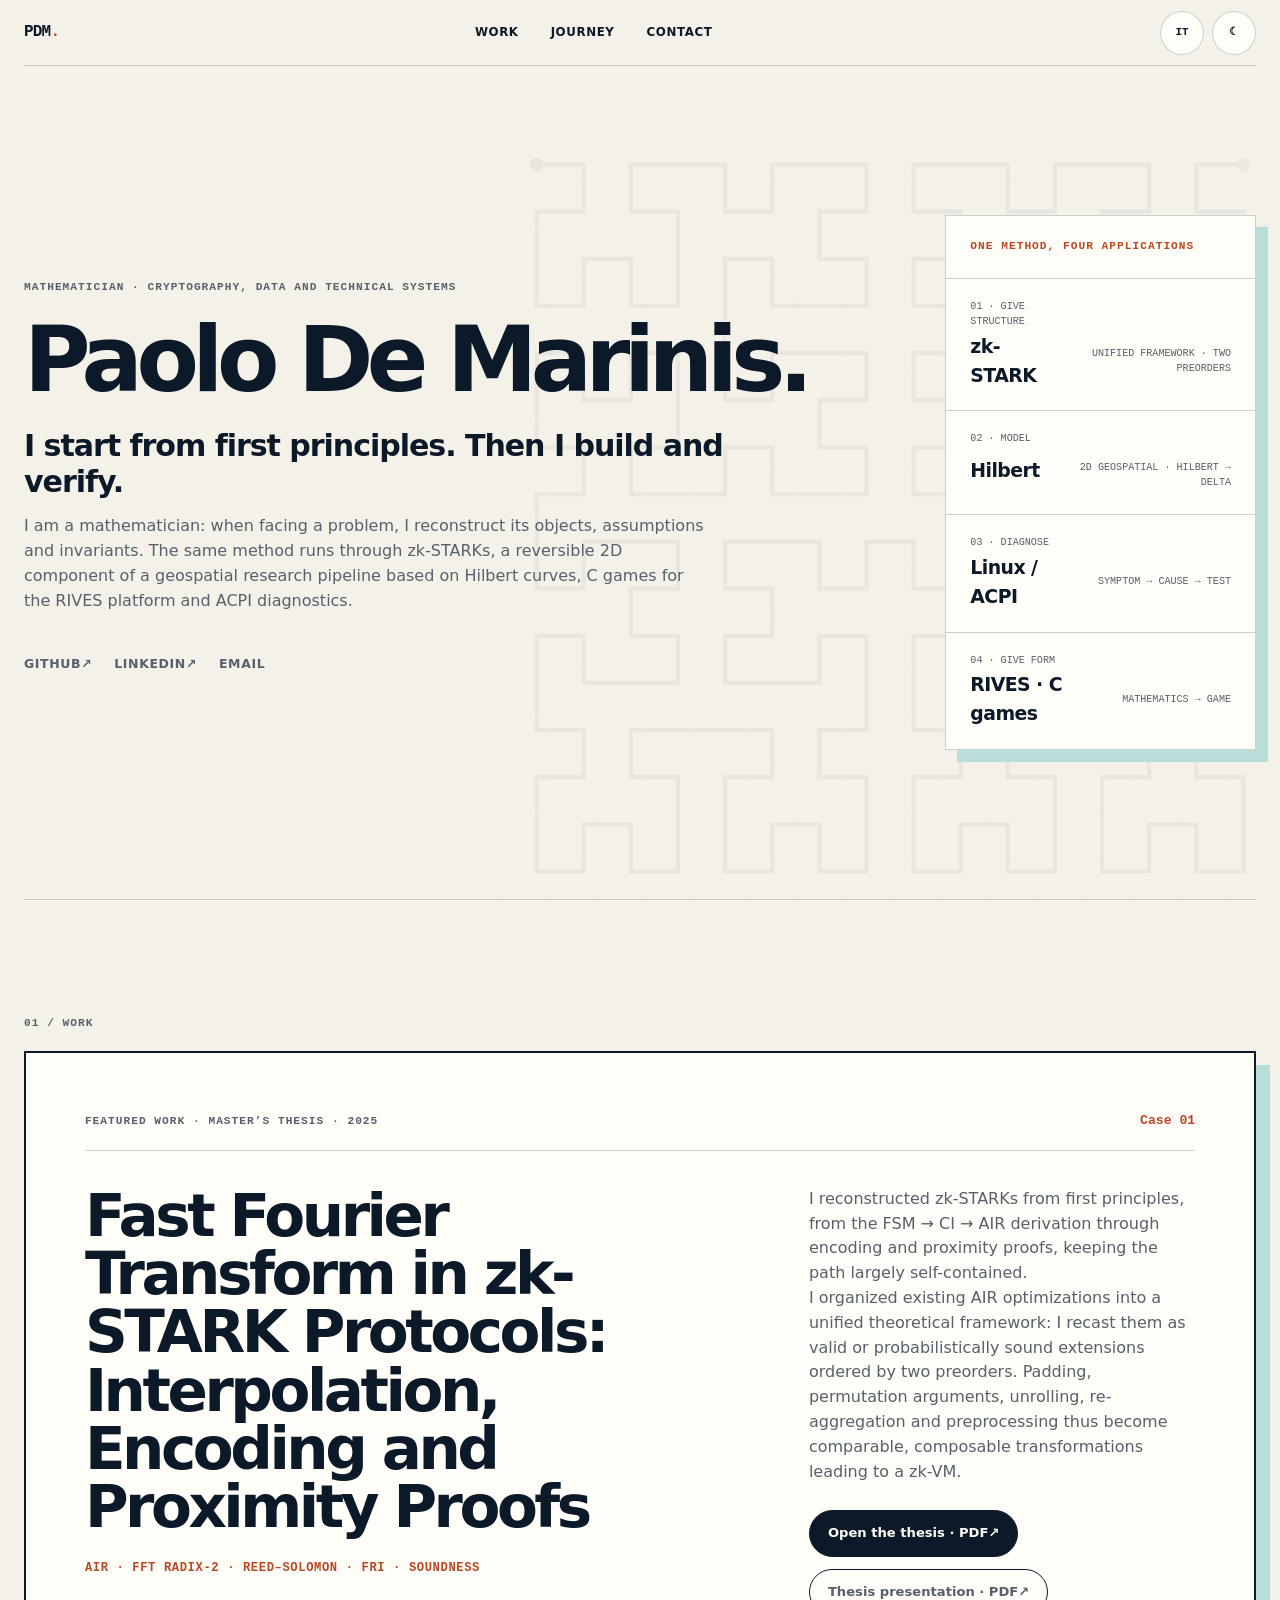
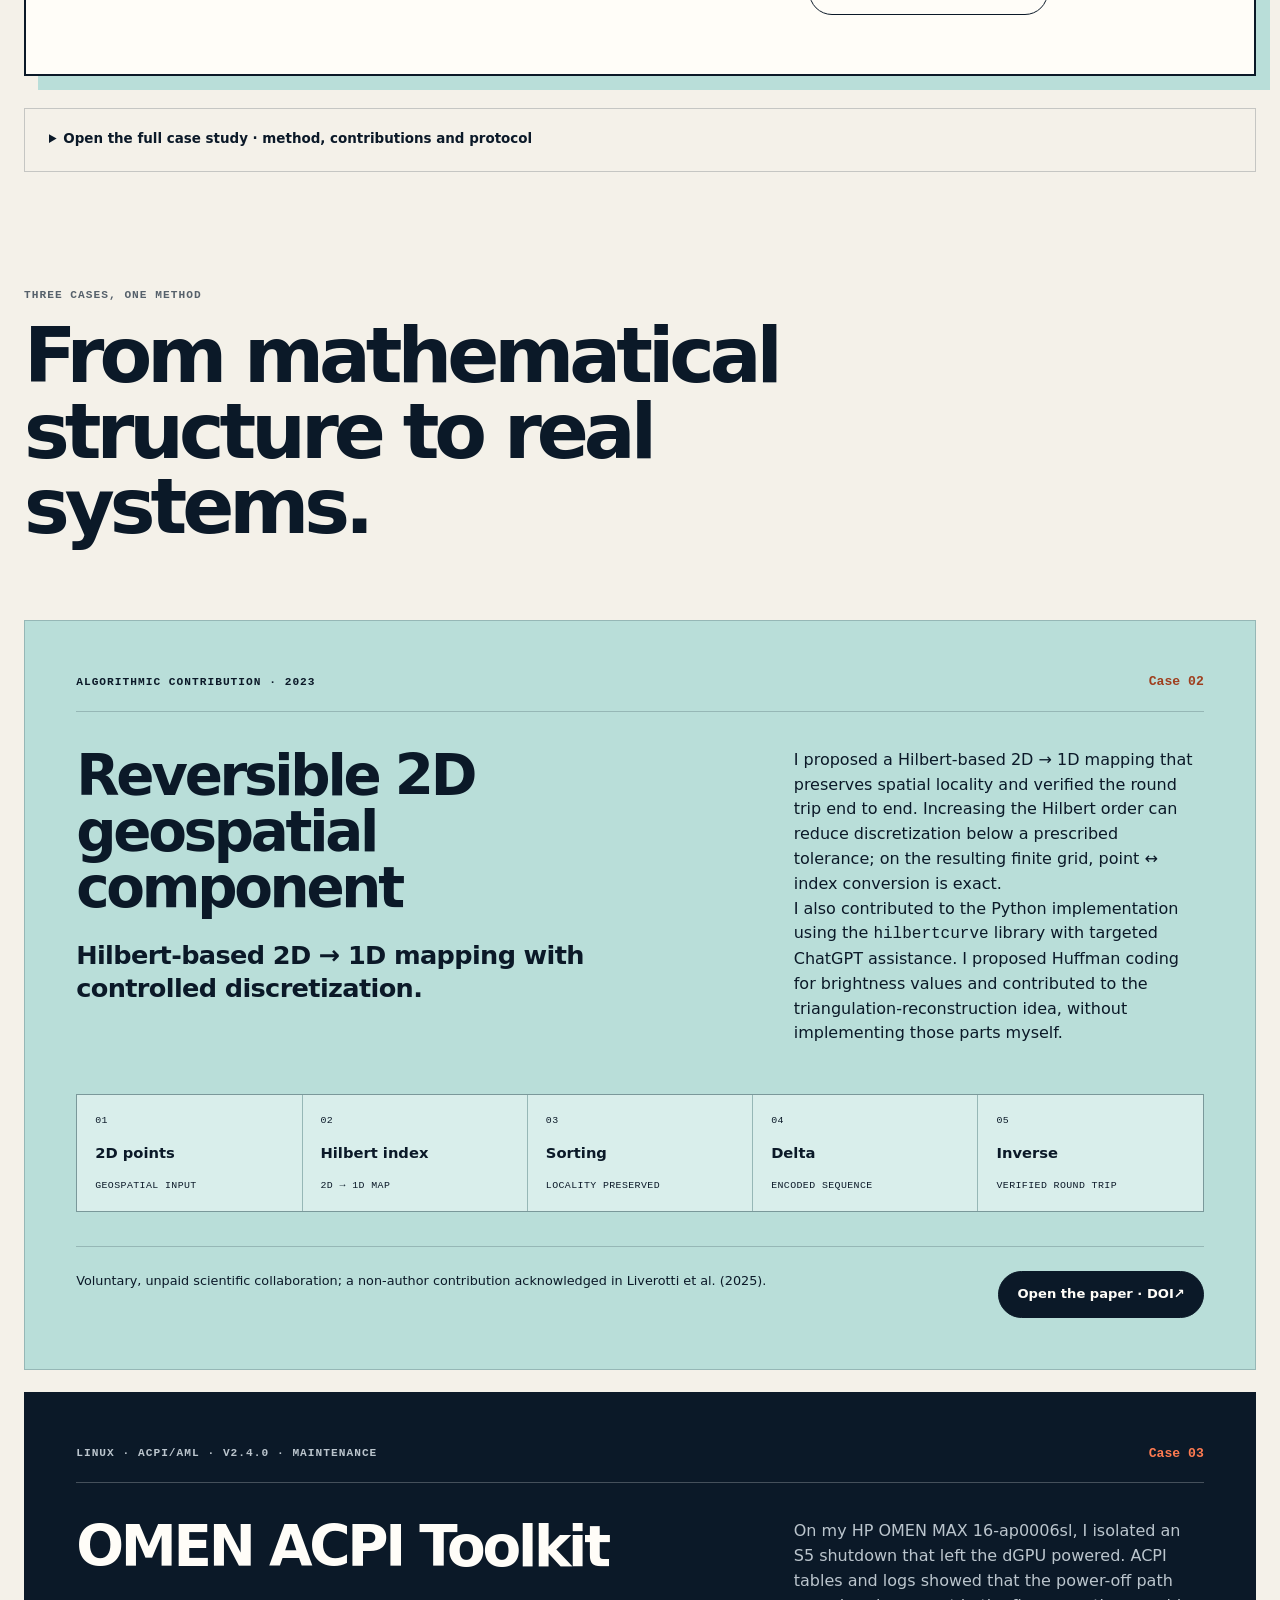
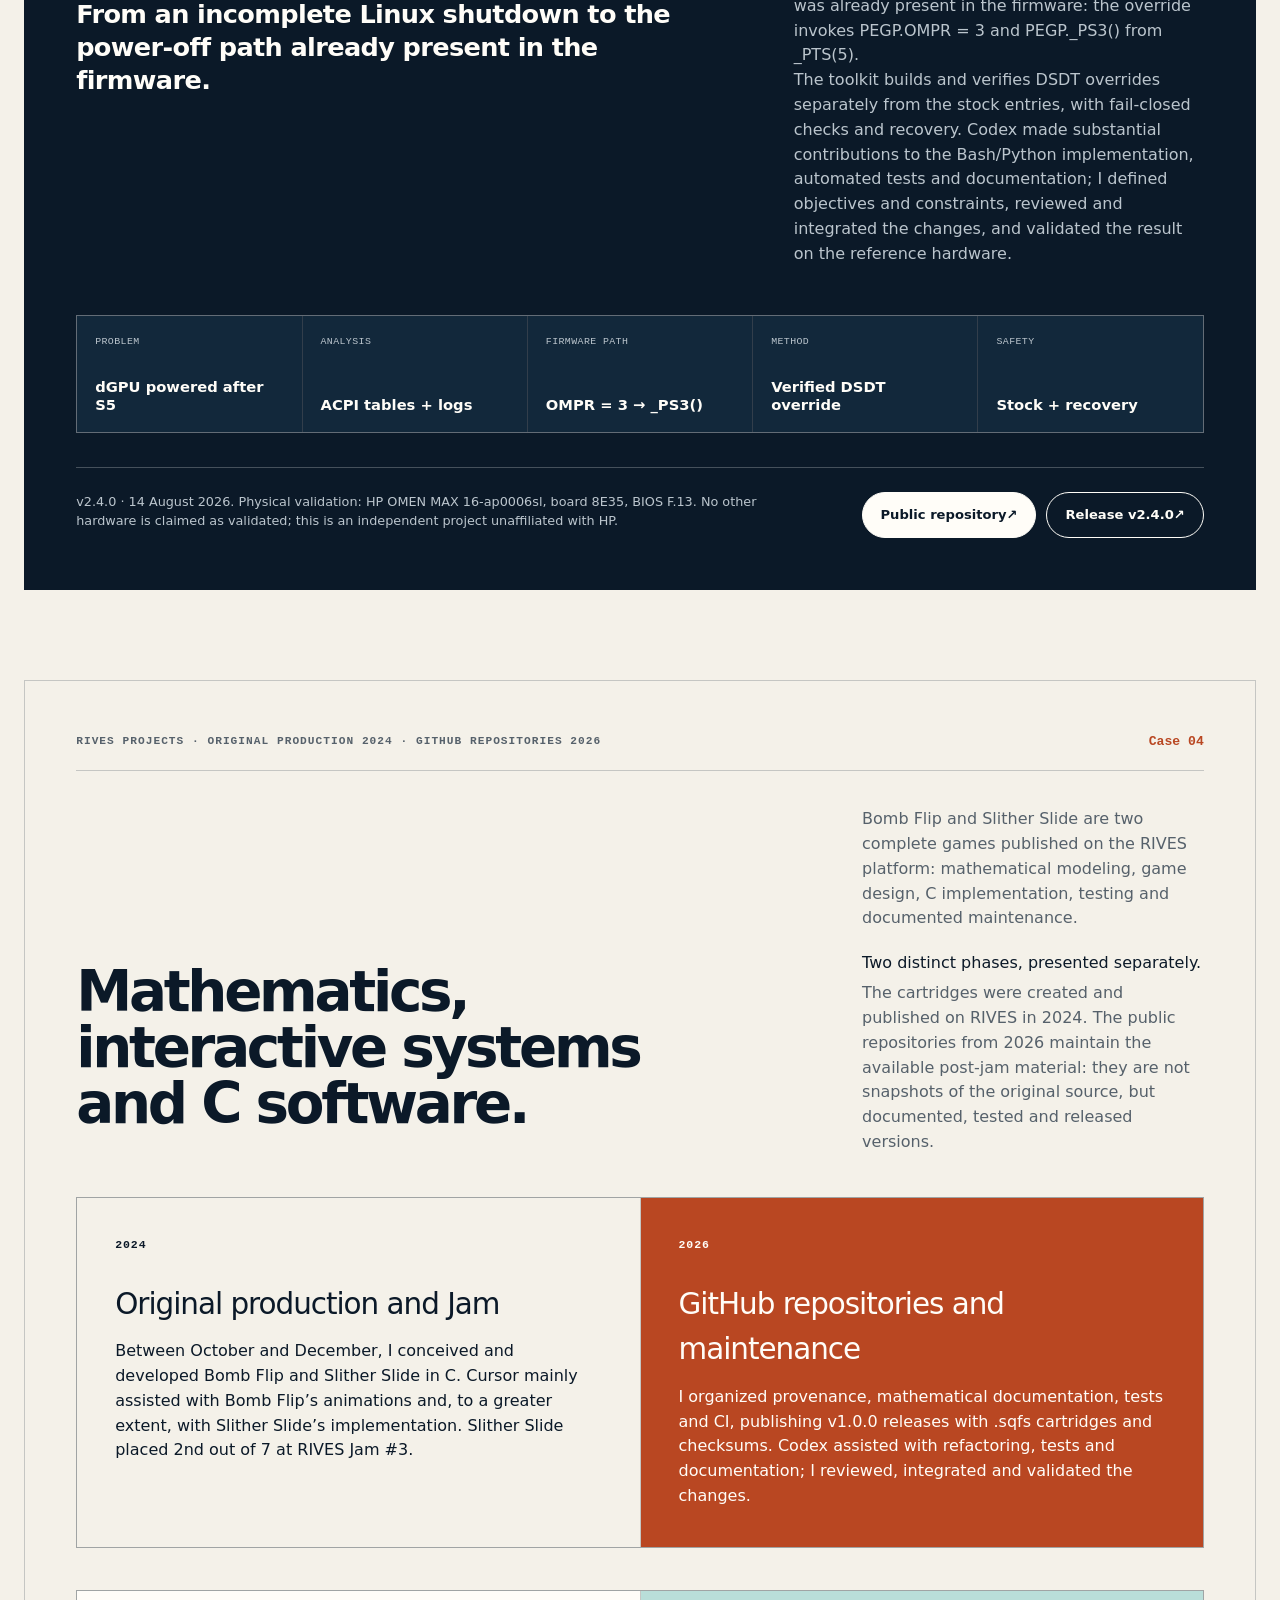
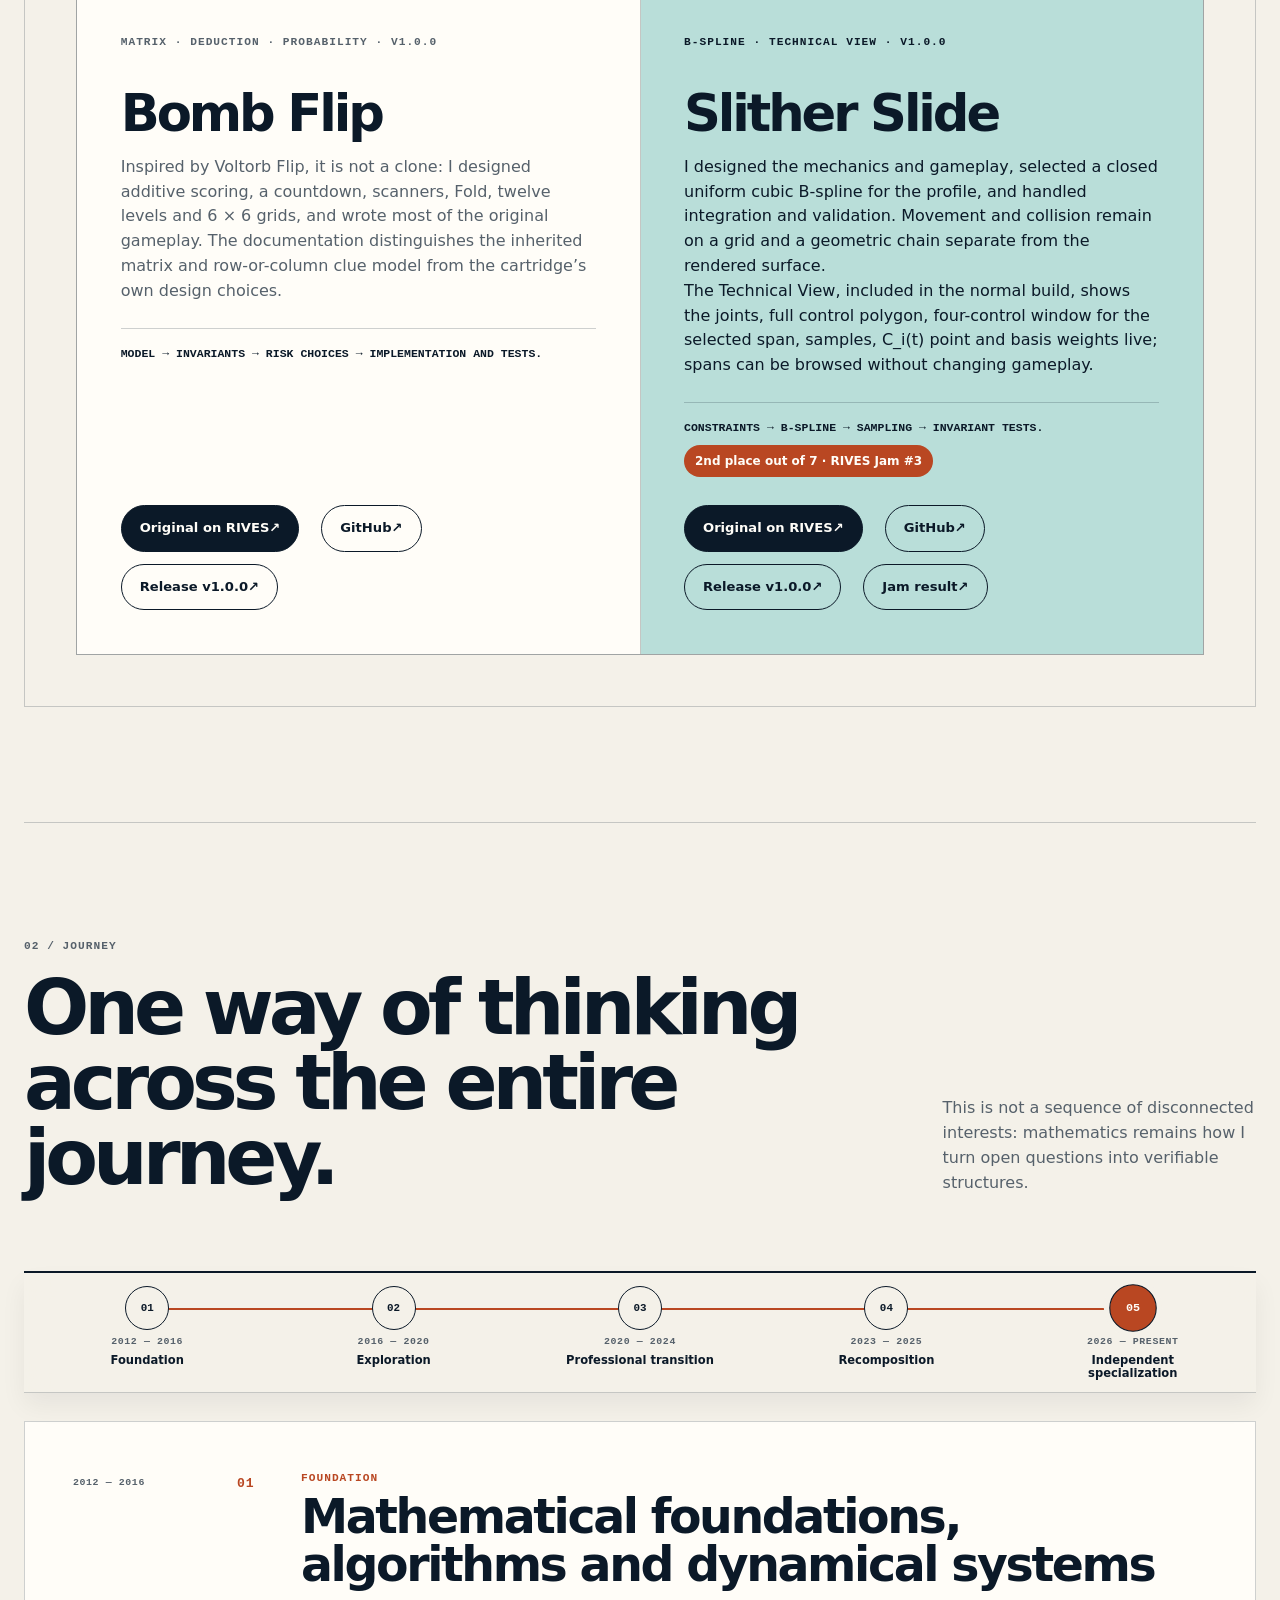
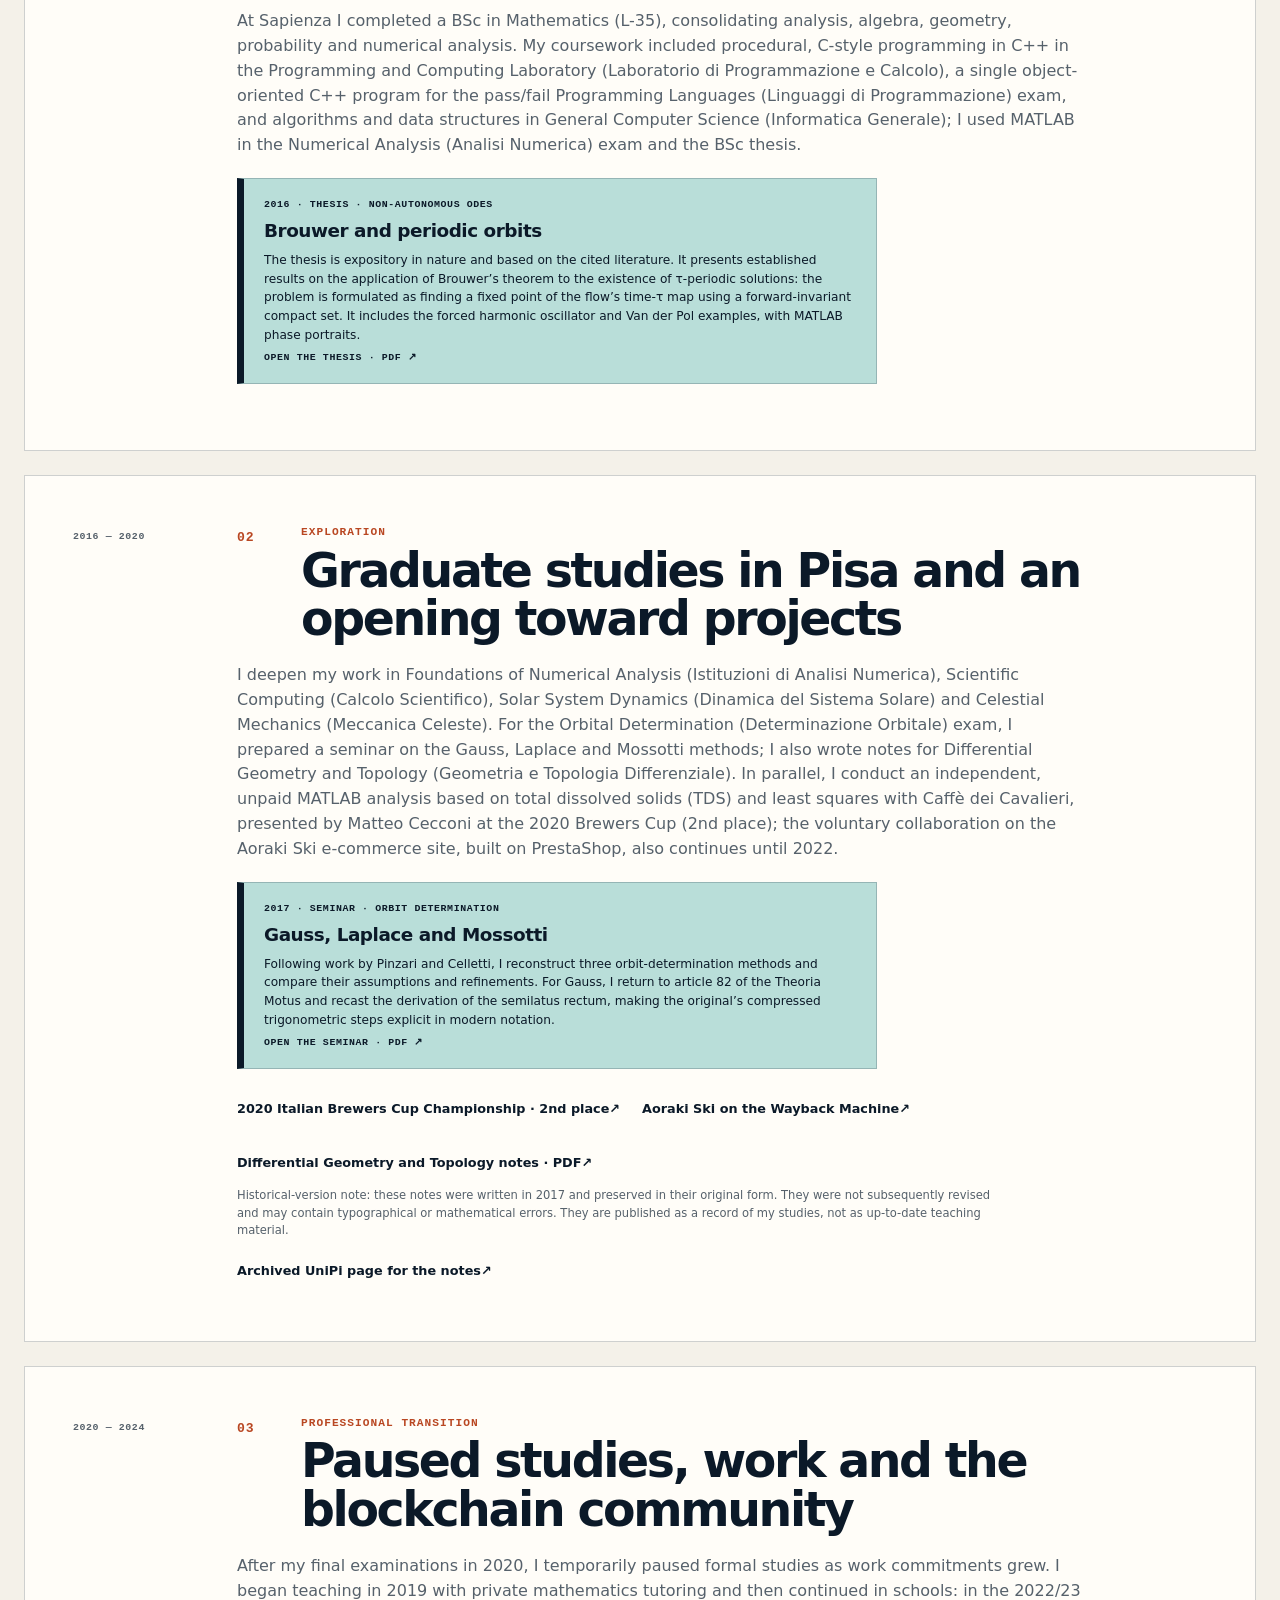
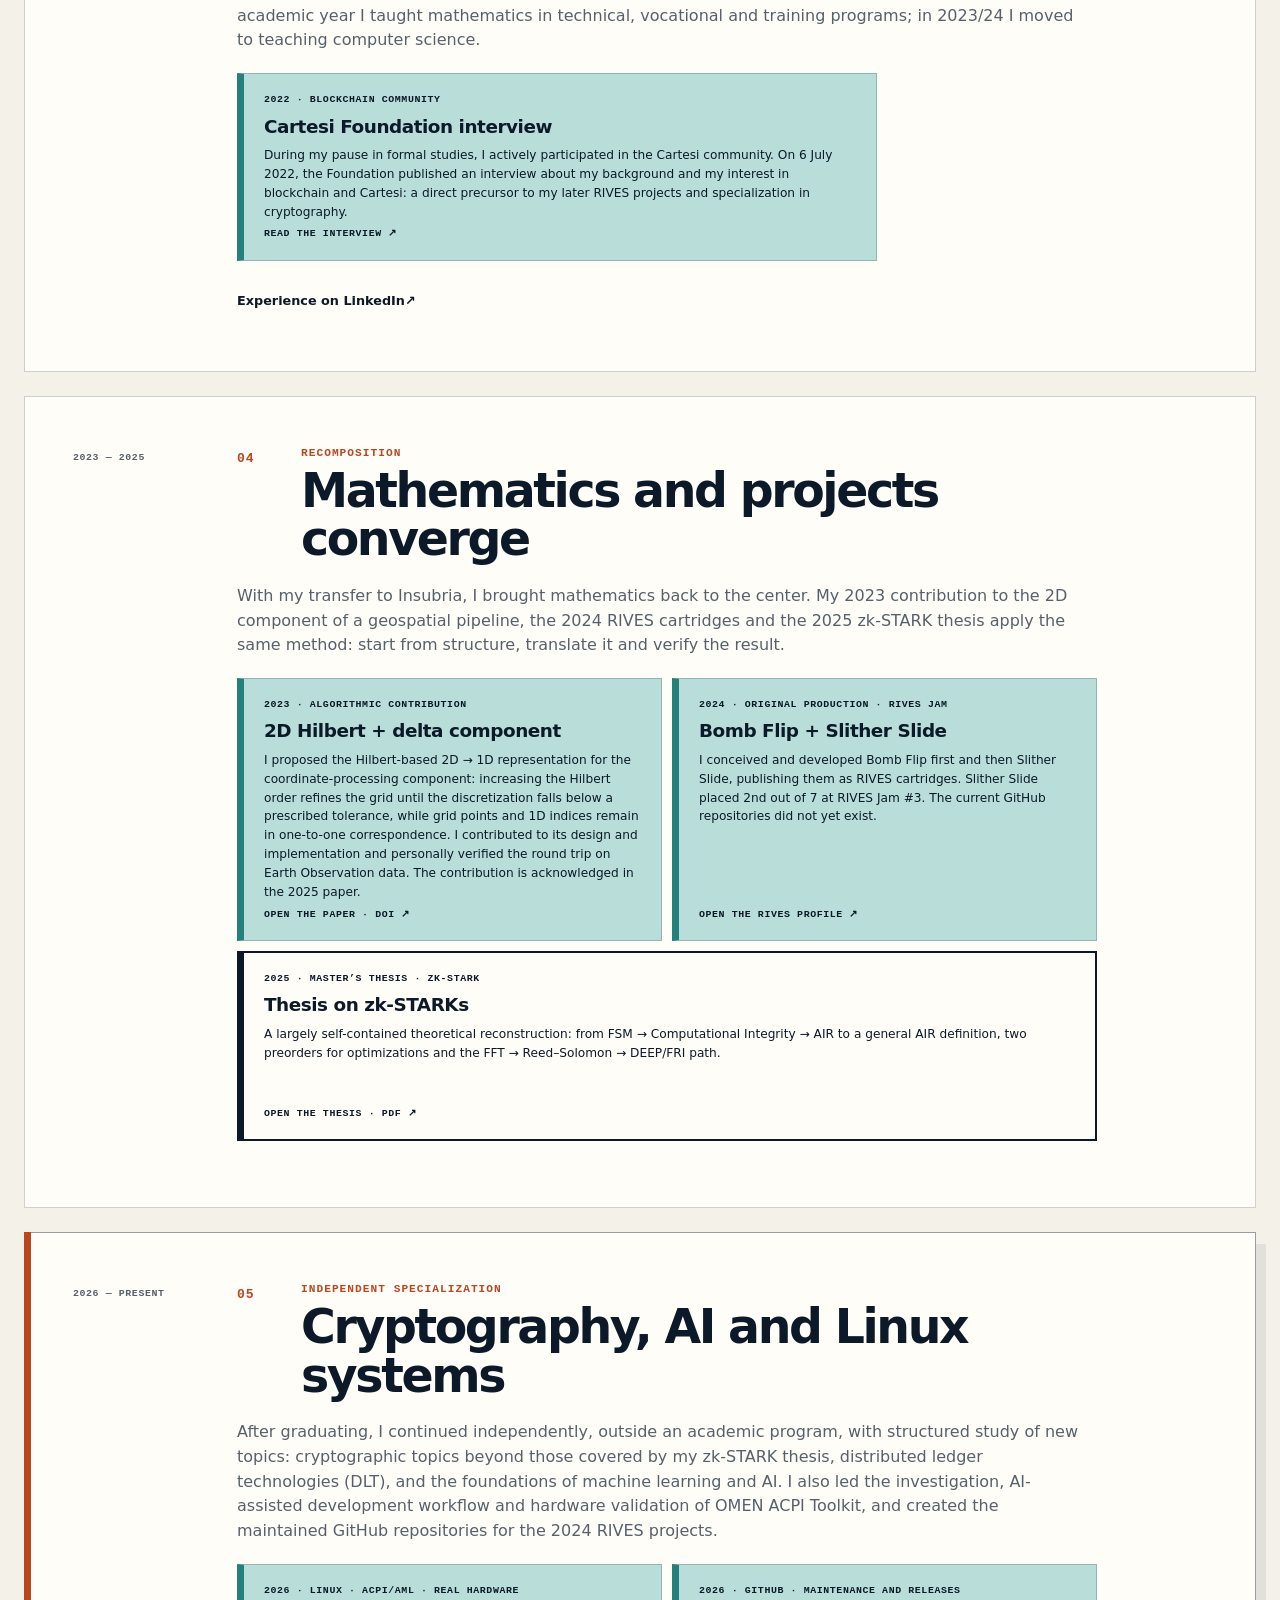
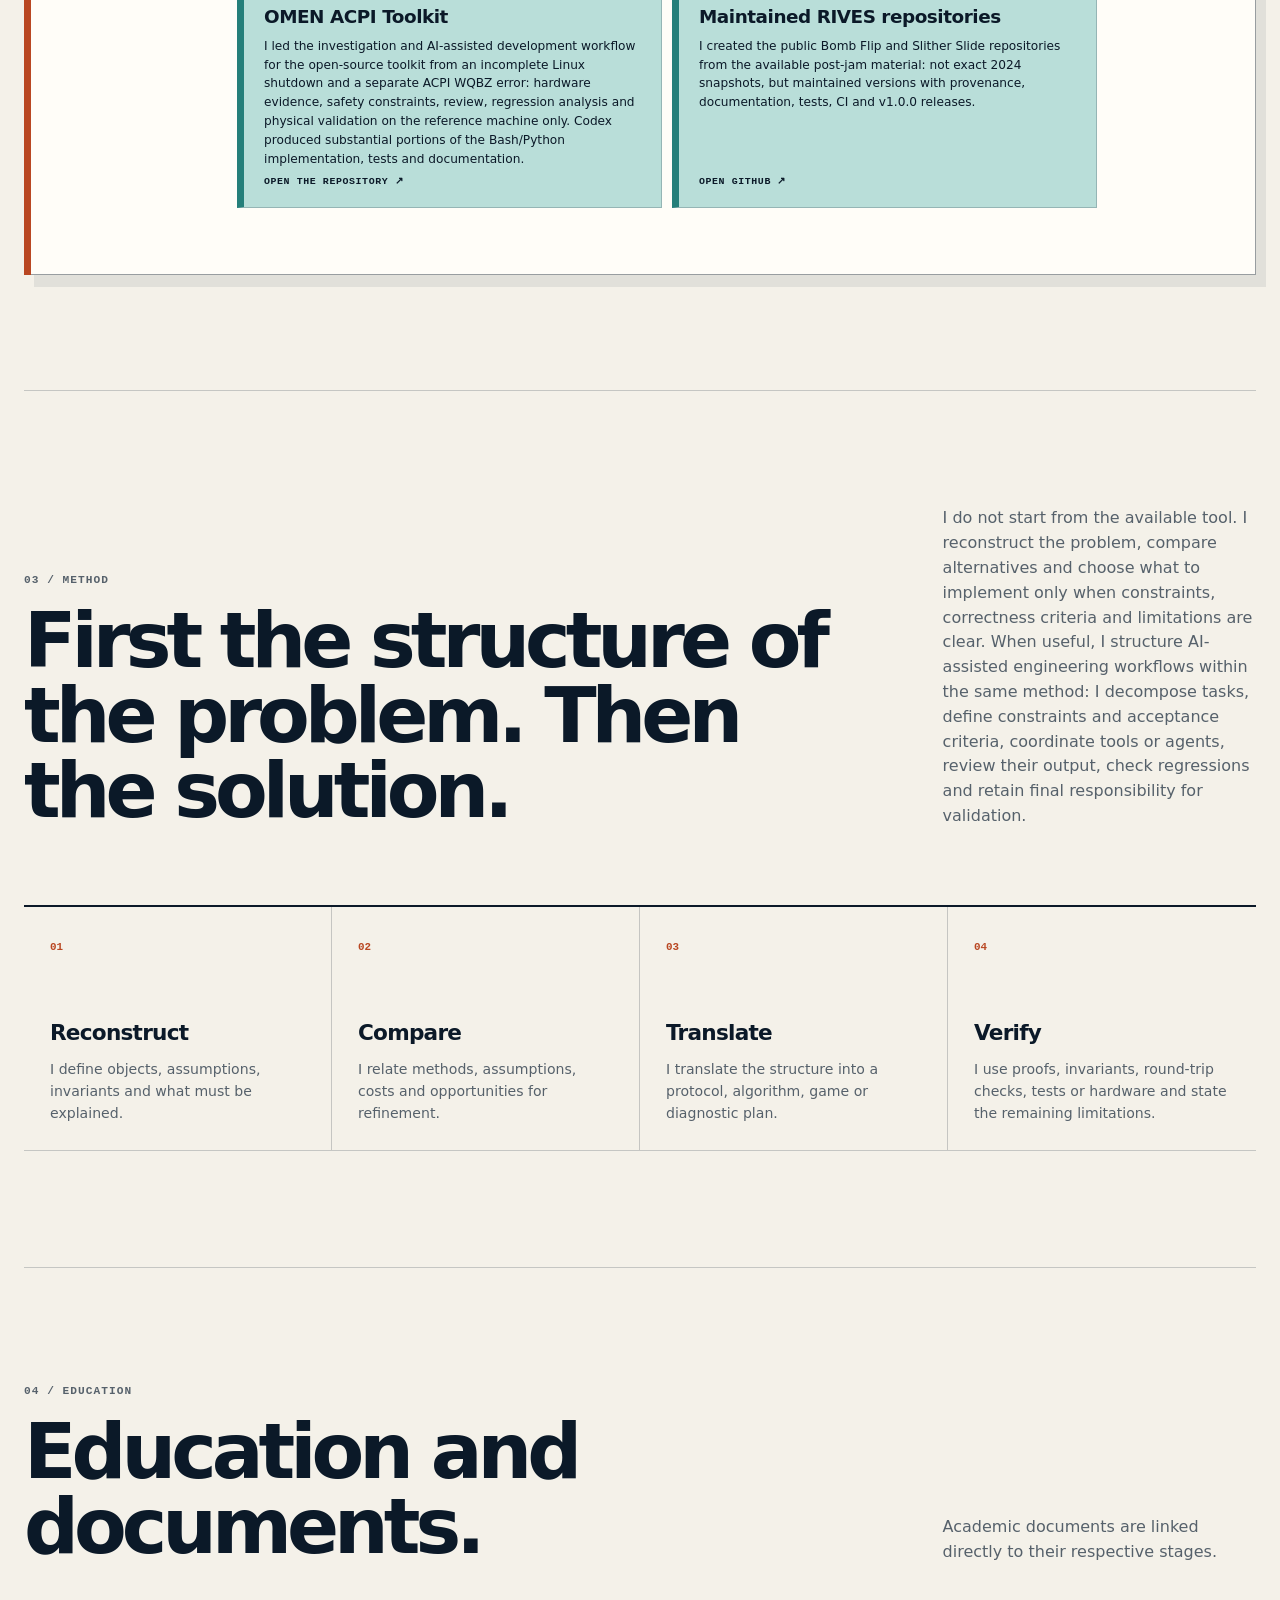
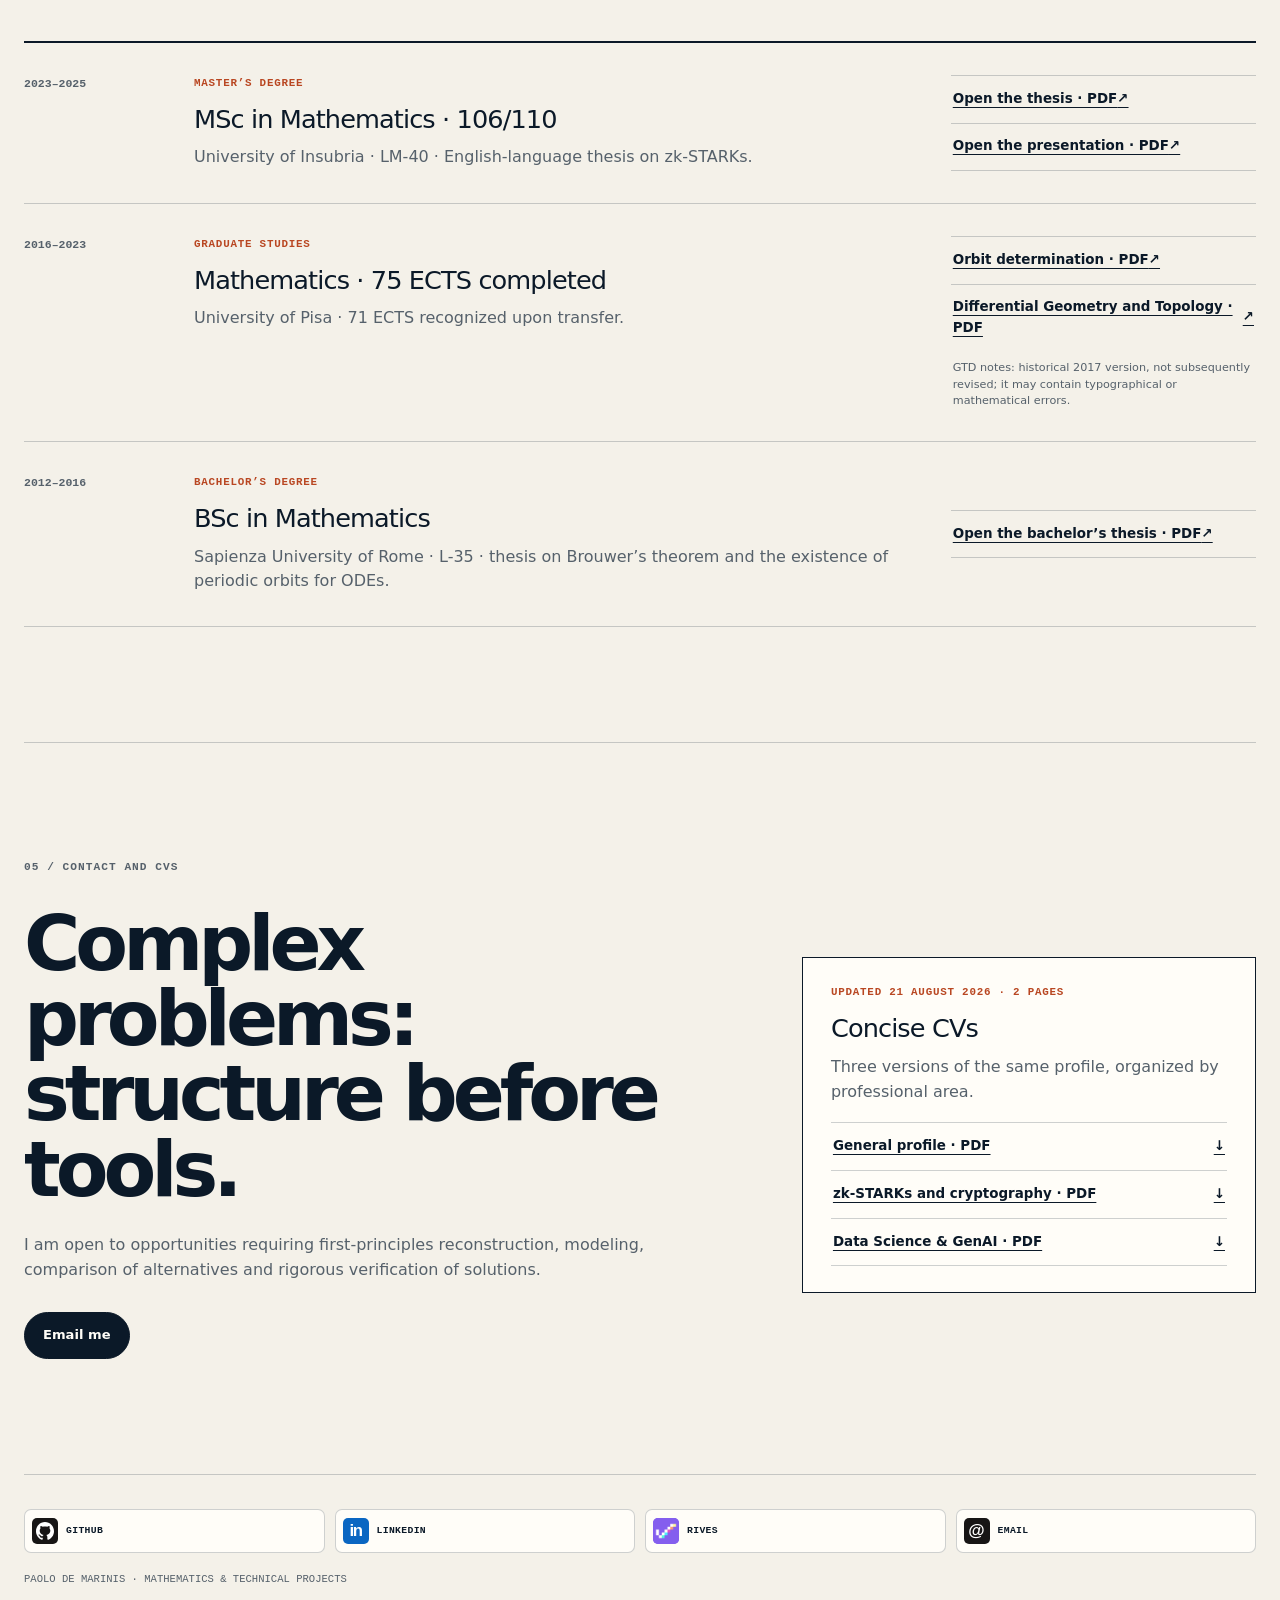
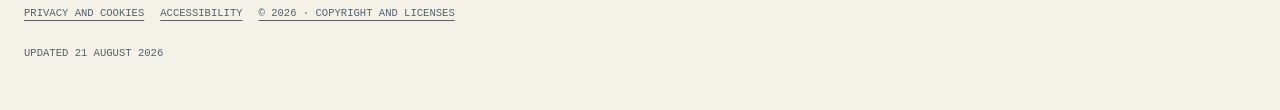
<file: index.html>
<!DOCTYPE html>
<html lang="en">
<head>
<meta charset="utf-8">
<meta name="viewport" content="width=device-width, initial-scale=1">
<meta name="referrer" content="no-referrer">
<meta name="robots" content="index, follow">
<title>Paolo De Marinis | Mathematician</title>
<meta name="description" content="A mathematician who reconstructs problems from first principles, translates their structure into solutions, and verifies results and limitations, from zk-STARKs to scientific computing and Linux/ACPI.">
<link rel="canonical" href="https://paolo-de-marinis.github.io/">
<link rel="alternate" hreflang="it-IT" href="https://paolo-de-marinis.github.io/it/">
<link rel="alternate" hreflang="en" href="https://paolo-de-marinis.github.io/">
<meta property="og:title" content="Paolo De Marinis | Mathematician">
<meta property="og:description" content="From first principles to verified solutions: zk-STARKs, Hilbert curves, Linux/ACPI and interactive systems.">
<meta property="og:url" content="https://paolo-de-marinis.github.io/">
<meta property="og:type" content="profile">
<meta property="og:site_name" content="Paolo De Marinis">
<meta property="og:locale" content="en_US">
<meta property="og:locale:alternate" content="it_IT">
<meta property="og:image" content="https://paolo-de-marinis.github.io/og-en.png">
<meta property="og:image:width" content="1734">
<meta property="og:image:height" content="907">
<meta property="og:image:alt" content="Paolo De Marinis - first principles, mathematics and verification">
<meta name="twitter:card" content="summary_large_image">
<meta name="twitter:title" content="Paolo De Marinis | Mathematician">
<meta name="twitter:description" content="From first principles to verified solutions: zk-STARKs, Hilbert curves, Linux/ACPI and interactive systems.">
<meta name="twitter:image" content="https://paolo-de-marinis.github.io/og-en.png">
<meta name="twitter:image:alt" content="Paolo De Marinis - first principles, mathematics and verification">
<link rel="icon" href="/favicon.svg?v=2" type="image/svg+xml">
<link rel="stylesheet" href="/assets/site.css">
<script type="application/ld+json">{"@context":"https://schema.org","@type":"Person","name":"Paolo De Marinis","jobTitle":"Mathematician","description":"Mathematician who tackles technical and scientific problems from first principles, from formalization to verification.","email":"mailto:paolodemarinis1993@gmail.com","sameAs":["https://www.linkedin.com/in/paolo-de-marinis-math/","https://github.com/paolo-de-marinis","https://app.rives.io/profile/0x2e092f91bc25ebd12b8b0e4df87d9d0424d6460c"],"alumniOf":["Università degli Studi dell’Insubria","Università di Pisa","Sapienza Università di Roma"],"knowsAbout":["Mathematics","zk-STARKs","Algebraic Intermediate Representations","Fast Fourier Transform","Reed-Solomon codes","FRI","Geospatial data compression","Hilbert curves","Linux","ACPI and AML","C","MATLAB","Cryptography","Distributed Ledger Technology","Quantitative Analysis","Scientific Computing","Machine Learning Foundations"],"url":"https://paolo-de-marinis.github.io/"}</script>
<script type="application/ld+json">{"@context":"https://schema.org","@type":"WebSite","name":"Paolo De Marinis","alternateName":"PDM","url":"https://paolo-de-marinis.github.io/"}</script>
</head>
<body class="home-page">
<a class="skip-link" href="#contenuto">Skip to main content</a><header class="site-header"><a class="wordmark" href="#top" aria-label="PDM — Paolo De Marinis, top of page">PDM<span>.</span></a><nav class="site-nav" aria-label="Main navigation"><a href="#lavori">Work</a><a href="#percorso">Journey</a><a href="#contatti">Contact</a></nav><div class="site-controls" role="group" aria-label="Language and theme">
<a href="/it/" hreflang="it" lang="it" aria-label="IT — Leggi in italiano">IT</a><button type="button" aria-label="Switch to dark theme" title="Dark theme" class="theme-toggle"><span aria-hidden="true">☾</span></button>
</div></header><main id="contenuto" tabindex="-1"><section id="top" class="hero" aria-labelledby="hero-title"><div class="hero-copy">
<p class="eyebrow">Mathematician · cryptography, data and technical systems</p>
<h1 id="hero-title">Paolo De Marinis.</h1>
<p class="hero-lead">I start from first principles. Then I build and verify.</p>
<p class="hero-body">I am a mathematician: when facing a problem, I reconstruct its objects, assumptions and invariants. The same method runs through zk-STARKs, a reversible 2D component of a geospatial research pipeline based on Hilbert curves, C games for the RIVES platform and ACPI diagnostics.</p>
<nav class="hero-links" aria-label="Contact details and profiles">
<a class="" href="https://github.com/paolo-de-marinis" target="_blank" rel="noopener noreferrer">GitHub<span aria-hidden="true"> ↗</span></a><a class="" href="https://www.linkedin.com/in/paolo-de-marinis-math/" target="_blank" rel="noopener noreferrer">LinkedIn<span aria-hidden="true"> ↗</span></a><a href="mailto:paolodemarinis1993@gmail.com">Email</a>
</nav>
<nav class="mobile-project-nav" aria-label="Main work"><a href="#featured-thesis">zk-STARK</a><a href="#hilbert">Hilbert</a><a href="#omen">OMEN</a><a href="#rives">RIVES</a></nav>
</div>
<aside class="proof-index" aria-label="Four applications of the same method"><p class="card-kicker">One method, four applications</p>
<a href="#featured-thesis"><span>01 · give structure</span><strong>zk-STARK</strong><small>Unified framework · two preorders</small></a><a href="#hilbert"><span>02 · model</span><strong>Hilbert</strong><small>2D geospatial · Hilbert → delta</small></a><a href="#omen"><span>03 · diagnose</span><strong>Linux / ACPI</strong><small>Symptom → cause → test</small></a><a href="#rives"><span>04 · give form</span><strong>RIVES · C games</strong><small>Mathematics → game</small></a></aside></section><section id="lavori" class="section work-section"><p class="section-index work-index">01 / Work</p>
<article id="featured-thesis" class="featured-thesis" aria-labelledby="featured-thesis-title"><div class="case-header featured-thesis-header">
<p class="project-type">Featured work · master’s thesis · 2025</p>
<span class="case-number">Case 01</span>
</div>
<div>
<h2 id="featured-thesis-title">Fast Fourier Transform in zk-STARK Protocols: Interpolation, Encoding and Proximity Proofs</h2>
<p class="featured-thesis-tags">AIR · FFT radix-2 · Reed–Solomon · FRI · soundness</p>
</div>
<div class="featured-thesis-copy">
<p>I reconstructed zk-STARKs from first principles, from the FSM → CI → AIR derivation through encoding and proximity proofs, keeping the path largely self-contained.</p>
<p>I organized existing AIR optimizations into a unified theoretical framework: I recast them as valid or probabilistically sound extensions ordered by two preorders. Padding, permutation arguments, unrolling, re-aggregation and preprocessing thus become comparable, composable transformations leading to a zk-VM.</p>
<div class="hero-actions">
<a class="button button-primary" href="/documents/paolo-de-marinis-msc-thesis-zkstarks.pdf" target="_blank" rel="noopener noreferrer">Open the thesis · PDF<span aria-hidden="true"> ↗</span></a><a class="button button-secondary" href="/documents/paolo-de-marinis-msc-thesis-presentation.pdf" target="_blank" rel="noopener noreferrer">Thesis presentation · PDF<span aria-hidden="true"> ↗</span></a>
</div>
</div></article><details class="thesis-detail"><summary id="tesi">Open the full case study · method, contributions and protocol</summary><article class="case-study case-thesis"><div class="case-header">
<p class="project-type">Master’s thesis · 2025 · main work</p>
<span class="case-number">Case 01</span>
</div>
<div class="case-grid">
<div>
<h3>Fast Fourier Transform in zk-STARK Protocols: Interpolation, Encoding and Proximity Proofs</h3>
<p class="case-lead">I reconstructed zk-STARKs from first principles before organizing the protocol, its optimizations and proofs.</p>
</div>
<div class="case-body">
<p>I started from a precise difficulty: the literature uses non-uniform AIR formalisms and rarely reconstructs the entire path. Building on and expanding ideas already presented more intuitively in the literature, I formalized the transition from finite-state machines to Computational Integrity and AIR and proved their logical equivalence. On this basis, I proposed a general definition that unifies formulations from the literature and a two-preorder framework for comparing and composing valid or probabilistically sound extensions.</p>
<p>I applied the framework to systematically analyze and reinterpret known optimizations. In particular, the thesis formalizes permutation arguments from the literature as transformations that use auxiliary columns and a running-product argument to convert non-local constraints indexed by a permutation into constraints that are local with respect to the trace shift, with probabilistic soundness. Padding, unrolling, re-aggregation and preprocessing can then be classified and composed into a zk-VM.</p>
<p>Drawing on the literature, I finally reconstructed the protocol through FFT, Reed–Solomon encoding, DEEP and FRI, with complexity and soundness analyses that distinguish proven results, assumptions and limitations.</p>
</div>
</div>
<div class="protocol-map" role="group" aria-label="Conceptual structure of the thesis">
<div>
<span>Formalization</span><strong>FSM</strong>
</div>
<i aria-hidden="true">→</i><div>
<span>Statement</span><strong>CI</strong>
</div>
<i aria-hidden="true">→</i><div>
<span>Constraints</span><strong>AIR</strong>
</div>
<i aria-hidden="true">→</i><div>
<span>Encoding</span><strong>Reed–Solomon</strong>
</div>
<i aria-hidden="true">→</i><div>
<span>Proximity</span><strong>DEEP + FRI</strong>
</div>
</div>
<div class="case-footer"><p>University of Insubria · 106/110 · supervisors Marco Donatelli and Alberto Trombetta</p></div></article></details><div class="section-heading applied-heading">
<p class="section-index">Three cases, one method</p>
<h2>From mathematical structure to real systems.</h2>
</div>
<article id="hilbert" class="case-study case-hilbert"><div class="case-header">
<p class="project-type">Algorithmic contribution · 2023</p>
<span class="case-number">Case 02</span>
</div>
<div class="case-grid">
<div>
<h3>Reversible 2D geospatial component</h3>
<p class="case-lead">Hilbert-based 2D → 1D mapping with controlled discretization.</p>
</div>
<div class="case-body">
<p>I proposed a Hilbert-based 2D → 1D mapping that preserves spatial locality and verified the round trip end to end. Increasing the Hilbert order can reduce discretization below a prescribed tolerance; on the resulting finite grid, point ↔ index conversion is exact.</p>
<p>I also contributed to the Python implementation using the <code>hilbertcurve</code> library with targeted ChatGPT assistance. I proposed Huffman coding for brightness values and contributed to the triangulation-reconstruction idea, without implementing those parts myself.</p>
</div>
</div>
<ol class="pipeline">
<li>
<span>01</span><strong>2D points</strong><small>Geospatial input</small>
</li>
<li>
<span>02</span><strong>Hilbert index</strong><small>2D → 1D map</small>
</li>
<li>
<span>03</span><strong>Sorting</strong><small>Locality preserved</small>
</li>
<li>
<span>04</span><strong>Delta</strong><small>Encoded sequence</small>
</li>
<li>
<span>05</span><strong>Inverse</strong><small>Verified round trip</small>
</li>
</ol>
<div class="case-footer">
<p>Voluntary, unpaid scientific collaboration; a non-author contribution acknowledged in Liverotti et al. (2025).</p>
<a class="button button-primary" href="https://doi.org/10.1002/nme.70064" target="_blank" rel="noopener noreferrer">Open the paper · DOI<span aria-hidden="true"> ↗</span></a>
</div></article><article id="omen" class="case-study case-omen"><div class="case-header">
<p class="project-type">Linux · ACPI/AML · v2.4.0 · maintenance</p>
<span class="case-number">Case 03</span>
</div>
<div class="case-grid">
<div>
<h3>OMEN ACPI Toolkit</h3>
<p class="case-lead">From an incomplete Linux shutdown to the power-off path already present in the firmware.</p>
</div>
<div class="case-body">
<p>On my HP OMEN MAX 16-ap0006sl, I isolated an S5 shutdown that left the dGPU powered. ACPI tables and logs showed that the power-off path was already present in the firmware: the override invokes PEGP.OMPR = 3 and PEGP._PS3() from _PTS(5).</p>
<p>The toolkit builds and verifies DSDT overrides separately from the stock entries, with fail-closed checks and recovery. Codex made substantial contributions to the Bash/Python implementation, automated tests and documentation; I defined objectives and constraints, reviewed and integrated the changes, and validated the result on the reference hardware.</p>
</div>
</div>
<ol class="diagnostic-flow">
<li>
<span>Problem</span><strong>dGPU powered after S5</strong>
</li>
<li>
<span>Analysis</span><strong>ACPI tables + logs</strong>
</li>
<li>
<span>Firmware path</span><strong>OMPR = 3 → _PS3()</strong>
</li>
<li>
<span>Method</span><strong>Verified DSDT override</strong>
</li>
<li>
<span>Safety</span><strong>Stock + recovery</strong>
</li>
</ol>
<div class="case-footer">
<p>v2.4.0 · 14 August 2026. Physical validation: HP OMEN MAX 16-ap0006sl, board 8E35, BIOS F.13. No other hardware is claimed as validated; this is an independent project unaffiliated with HP.</p>
<div>
<a class="button button-primary" href="https://github.com/paolo-de-marinis/omen-acpi" target="_blank" rel="noopener noreferrer">Public repository<span aria-hidden="true"> ↗</span></a><a class="button button-secondary" href="https://github.com/paolo-de-marinis/omen-acpi/releases/tag/v2.4.0" target="_blank" rel="noopener noreferrer">Release v2.4.0<span aria-hidden="true"> ↗</span></a>
</div>
</div></article><div id="rives" class="rives-subsection"><article class="rives-study"><div class="case-header">
<p class="project-type">RIVES projects · original production 2024 · GitHub repositories 2026</p>
<span class="case-number">Case 04</span>
</div>
<div class="rives-heading">
<h3>Mathematics, interactive systems and C software.</h3>
<div class="rives-intro-copy">
<p>Bomb Flip and Slither Slide are two complete games published on the RIVES platform: mathematical modeling, game design, C implementation, testing and documented maintenance.</p>
<div>
<h4>Two distinct phases, presented separately.</h4>
<p>The cartridges were created and published on RIVES in 2024. The public repositories from 2026 maintain the available post-jam material: they are not snapshots of the original source, but documented, tested and released versions.</p>
</div>
</div>
</div>
<div class="rives-phases" role="group" aria-label="RIVES project phases">
<article><time datetime="2024">2024</time><h4>Original production and Jam</h4>
<p>Between October and December, I conceived and developed Bomb Flip and Slither Slide in C. Cursor mainly assisted with Bomb Flip’s animations and, to a greater extent, with Slither Slide’s implementation. Slither Slide placed 2nd out of 7 at RIVES Jam #3.</p></article><article><time datetime="2026">2026</time><h4>GitHub repositories and maintenance</h4>
<p>I organized provenance, mathematical documentation, tests and CI, publishing v1.0.0 releases with .sqfs cartridges and checksums. Codex assisted with refactoring, tests and documentation; I reviewed, integrated and validated the changes.</p></article>
</div>
<div class="rives-grid">
<section aria-labelledby="bomb-title"><p class="project-type">Matrix · deduction · probability · v1.0.0</p>
<h4 id="bomb-title">Bomb Flip</h4>
<p>Inspired by Voltorb Flip, it is not a clone: I designed additive scoring, a countdown, scanners, Fold, twelve levels and 6 × 6 grids, and wrote most of the original gameplay. The documentation distinguishes the inherited matrix and row-or-column clue model from the cartridge’s own design choices.</p>
<p class="case-proof">Model → invariants → risk choices → implementation and tests.</p>
<div class="card-links">
<a class="button button-primary" href="https://app.rives.io/cartridges/5932d82f5827" target="_blank" rel="noopener noreferrer">Original on RIVES<span aria-hidden="true"> ↗</span></a><a class="button button-secondary" href="https://github.com/paolo-de-marinis/bomb-flip" target="_blank" rel="noopener noreferrer">GitHub<span aria-hidden="true"> ↗</span></a><a class="button button-secondary" href="https://github.com/paolo-de-marinis/bomb-flip/releases/tag/v1.0.0" target="_blank" rel="noopener noreferrer">Release v1.0.0<span aria-hidden="true"> ↗</span></a>
</div></section><section aria-labelledby="slither-title"><p class="project-type">B-spline · Technical View · v1.0.0</p>
<h4 id="slither-title">Slither Slide</h4>
<p>I designed the mechanics and gameplay, selected a closed uniform cubic B-spline for the profile, and handled integration and validation. Movement and collision remain on a grid and a geometric chain separate from the rendered surface.</p>
<p>The Technical View, included in the normal build, shows the joints, full control polygon, four-control window for the selected span, samples, C_i(t) point and basis weights live; spans can be browsed without changing gameplay.</p>
<p class="case-proof">Constraints → B-spline → sampling → invariant tests.</p>
<p class="result">2nd place out of 7 · RIVES Jam #3</p>
<div class="card-links">
<a class="button button-primary" href="https://app.rives.io/cartridges/7654435bf067" target="_blank" rel="noopener noreferrer">Original on RIVES<span aria-hidden="true"> ↗</span></a><a class="button button-secondary" href="https://github.com/paolo-de-marinis/slither-slide" target="_blank" rel="noopener noreferrer">GitHub<span aria-hidden="true"> ↗</span></a><a class="button button-secondary" href="https://github.com/paolo-de-marinis/slither-slide/releases/tag/v1.0.0" target="_blank" rel="noopener noreferrer">Release v1.0.0<span aria-hidden="true"> ↗</span></a><a class="button button-secondary" href="https://x.com/rives_io/status/1867175218642636978" target="_blank" rel="noopener noreferrer">Jam result<span aria-hidden="true"> ↗</span></a>
</div></section>
</div></article></div></section><section id="percorso" class="section trajectory-section"><div class="section-heading split-heading">
<div>
<p class="section-index">02 / Journey</p>
<h2>One way of thinking across the entire journey.</h2>
</div>
<p>This is not a sequence of disconnected interests: mathematics remains how I turn open questions into verifiable structures.</p>
</div>
<div class="interactive-timeline">
<div class="timeline-scroll-sticky"><ol class="timeline-rail">
<li><a href="#fase-fondazione"><span class="timeline-rail-dot">01</span><small>2012 — 2016</small><strong>Foundation</strong></a></li>
<li><a href="#fase-esplorazione"><span class="timeline-rail-dot">02</span><small>2016 — 2020</small><strong>Exploration</strong></a></li>
<li><a href="#fase-conversione"><span class="timeline-rail-dot">03</span><small>2020 — 2024</small><strong>Professional transition</strong></a></li>
<li><a href="#fase-ricomposizione"><span class="timeline-rail-dot">04</span><small>2023 — 2025</small><strong>Recomposition</strong></a></li>
<li><a href="#fase-specializzazione"><span class="timeline-rail-dot">05</span><small>2026 — present</small><strong>Independent specialization</strong></a></li>
</ol></div>
<p class="sr-only" aria-live="polite" aria-atomic="true">Current phase</p>
<div class="timeline-scroll-story" role="group" aria-label="Chronological journey">
<article class="timeline-scroll-step" id="fase-fondazione" aria-label="2012 — 2016: Foundation"><p class="timeline-active-period">2012 — 2016</p>
<div>
<div class="timeline-panel-heading">
<p class="timeline-panel-number">01</p>
<div>
<p class="phase-kicker">Foundation</p>
<h3>Mathematical foundations, algorithms and dynamical systems</h3>
</div>
</div>
<p class="timeline-panel-description">At Sapienza I completed a BSc in Mathematics (L-35), consolidating analysis, algebra, geometry, probability and numerical analysis. My coursework included procedural, C-style programming in C++ in the Programming and Computing Laboratory (<span lang="it">Laboratorio di Programmazione e Calcolo</span>), a single object-oriented C++ program for the pass/fail Programming Languages (<span lang="it">Linguaggi di Programmazione</span>) exam, and algorithms and data structures in General Computer Science (<span lang="it">Informatica Generale</span>); I used MATLAB in the Numerical Analysis (<span lang="it">Analisi Numerica</span>) exam and the BSc thesis.</p>
<div class="phase-highlights phase-highlights-single"><a class="phase-highlight" data-lane="study" href="/documents/paolo-de-marinis-bsc-thesis-brouwer.pdf" target="_blank" rel="noopener noreferrer"><span>2016 · thesis · non-autonomous ODEs</span><strong>Brouwer and periodic orbits</strong><small>The thesis is expository in nature and based on the cited literature. It presents established results on the application of Brouwer’s theorem to the existence of τ-periodic solutions: the problem is formulated as finding a fixed point of the flow’s time-τ map using a forward-invariant compact set. It includes the forced harmonic oscillator and Van der Pol examples, with MATLAB phase portraits.</small><b aria-hidden="true">Open the thesis · PDF ↗</b></a></div>
</div></article><article class="timeline-scroll-step" id="fase-esplorazione" aria-label="2016 — 2020: Exploration"><p class="timeline-active-period">2016 — 2020</p>
<div>
<div class="timeline-panel-heading">
<p class="timeline-panel-number">02</p>
<div>
<p class="phase-kicker">Exploration</p>
<h3>Graduate studies in Pisa and an opening toward projects</h3>
</div>
</div>
<p class="timeline-panel-description">I deepen my work in Foundations of Numerical Analysis (<span lang="it">Istituzioni di Analisi Numerica</span>), Scientific Computing (<span lang="it">Calcolo Scientifico</span>), Solar System Dynamics (<span lang="it">Dinamica del Sistema Solare</span>) and Celestial Mechanics (<span lang="it">Meccanica Celeste</span>). For the Orbital Determination (<span lang="it">Determinazione Orbitale</span>) exam, I prepared a seminar on the Gauss, Laplace and Mossotti methods; I also wrote notes for Differential Geometry and Topology (<span lang="it">Geometria e Topologia Differenziale</span>). In parallel, I conduct an independent, unpaid MATLAB analysis based on total dissolved solids (TDS) and least squares with Caffè dei Cavalieri, presented by Matteo Cecconi at the 2020 Brewers Cup (2nd place); the voluntary collaboration on the Aoraki Ski e-commerce site, built on PrestaShop, also continues until 2022.</p>
<div class="phase-highlights phase-highlights-single"><a class="phase-highlight" data-lane="study" href="/documents/paolo-de-marinis-gauss-laplace-mossotti.pdf" target="_blank" rel="noopener noreferrer"><span>2017 · seminar · orbit determination</span><strong>Gauss, Laplace and Mossotti</strong><small>Following work by Pinzari and Celletti, I reconstruct three orbit-determination methods and compare their assumptions and refinements. For Gauss, I return to article 82 of the Theoria Motus and recast the derivation of the semilatus rectum, making the original’s compressed trigonometric steps explicit in modern notation.</small><b aria-hidden="true">Open the seminar · PDF ↗</b></a></div>
<div class="phase-links">
<div class="phase-link-item"><a href="https://www.ilcaffeespressoitaliano.com/2020/chi-sono-i-campioni-del-caffe-2020/" target="_blank" rel="noopener noreferrer">2020 Italian Brewers Cup Championship · 2nd place<span aria-hidden="true"> ↗</span></a></div>
<div class="phase-link-item"><a href="https://web.archive.org/web/*/http://www.aorakiski.com/" target="_blank" rel="noopener noreferrer">Aoraki Ski on the Wayback Machine<span aria-hidden="true"> ↗</span></a></div>
<div class="phase-link-item phase-link-item-noted">
<a href="/documents/paolo-de-marinis-gtd-notes.pdf" target="_blank" rel="noopener noreferrer">Differential Geometry and Topology notes · PDF<span aria-hidden="true"> ↗</span></a><p class="phase-link-note">Historical-version note: these notes were written in 2017 and preserved in their original form. They were not subsequently revised and may contain typographical or mathematical errors. They are published as a record of my studies, not as up-to-date teaching material.</p>
</div>
<div class="phase-link-item"><a href="https://web.archive.org/web/20210510012417/https://poisson.phc.dm.unipi.it/~demarinis/" target="_blank" rel="noopener noreferrer">Archived UniPi page for the notes<span aria-hidden="true"> ↗</span></a></div>
</div>
</div></article><article class="timeline-scroll-step" id="fase-conversione" aria-label="2020 — 2024: Professional transition"><p class="timeline-active-period">2020 — 2024</p>
<div>
<div class="timeline-panel-heading">
<p class="timeline-panel-number">03</p>
<div>
<p class="phase-kicker">Professional transition</p>
<h3>Paused studies, work and the blockchain community</h3>
</div>
</div>
<p class="timeline-panel-description">After my final examinations in 2020, I temporarily paused formal studies as work commitments grew. I began teaching in 2019 with private mathematics tutoring and then continued in schools: in the 2022/23 academic year I taught mathematics in technical, vocational and training programs; in 2023/24 I moved to teaching computer science.</p>
<div class="phase-highlights phase-highlights-single"><a class="phase-highlight" data-lane="project" href="https://medium.com/cartesi/why-a-school-teacher-chose-to-hold-ctsi-72a4afc88a92" target="_blank" rel="noopener noreferrer"><span>2022 · blockchain community</span><strong>Cartesi Foundation interview</strong><small>During my pause in formal studies, I actively participated in the Cartesi community. On 6 July 2022, the Foundation published an interview about my background and my interest in blockchain and Cartesi: a direct precursor to my later RIVES projects and specialization in cryptography.</small><b aria-hidden="true">Read the interview ↗</b></a></div>
<div class="phase-links"><div class="phase-link-item"><a href="https://www.linkedin.com/in/paolo-de-marinis-math/" target="_blank" rel="noopener noreferrer">Experience on LinkedIn<span aria-hidden="true"> ↗</span></a></div></div>
</div></article><article class="timeline-scroll-step" id="fase-ricomposizione" aria-label="2023 — 2025: Recomposition"><p class="timeline-active-period">2023 — 2025</p>
<div>
<div class="timeline-panel-heading">
<p class="timeline-panel-number">04</p>
<div>
<p class="phase-kicker">Recomposition</p>
<h3>Mathematics and projects converge</h3>
</div>
</div>
<p class="timeline-panel-description">With my transfer to Insubria, I brought mathematics back to the center. My 2023 contribution to the 2D component of a geospatial pipeline, the 2024 RIVES cartridges and the 2025 zk-STARK thesis apply the same method: start from structure, translate it and verify the result.</p>
<div class="phase-highlights">
<a class="phase-highlight" data-lane="project" href="https://doi.org/10.1002/nme.70064" target="_blank" rel="noopener noreferrer"><span>2023 · algorithmic contribution</span><strong>2D Hilbert + delta component</strong><small>I proposed the Hilbert-based 2D → 1D representation for the coordinate-processing component: increasing the Hilbert order refines the grid until the discretization falls below a prescribed tolerance, while grid points and 1D indices remain in one-to-one correspondence. I contributed to its design and implementation and personally verified the round trip on Earth Observation data. The contribution is acknowledged in the 2025 paper.</small><b aria-hidden="true">Open the paper · DOI ↗</b></a><a class="phase-highlight" data-lane="project" href="https://app.rives.io/profile/0x2e092f91bc25ebd12b8b0e4df87d9d0424d6460c" target="_blank" rel="noopener noreferrer"><span>2024 · original production · RIVES Jam</span><strong>Bomb Flip + Slither Slide</strong><small>I conceived and developed Bomb Flip first and then Slither Slide, publishing them as RIVES cartridges. Slither Slide placed 2nd out of 7 at RIVES Jam #3. The current GitHub repositories did not yet exist.</small><b aria-hidden="true">Open the RIVES profile ↗</b></a><a class="phase-highlight" data-lane="study" data-emphasis="primary" href="/documents/paolo-de-marinis-msc-thesis-zkstarks.pdf" target="_blank" rel="noopener noreferrer"><span>2025 · master’s thesis · zk-STARK</span><strong>Thesis on zk-STARKs</strong><small>A largely self-contained theoretical reconstruction: from FSM → Computational Integrity → AIR to a general AIR definition, two preorders for optimizations and the FFT → Reed–Solomon → DEEP/FRI path.</small><b aria-hidden="true">Open the thesis · PDF ↗</b></a>
</div>
</div></article><article class="timeline-scroll-step" id="fase-specializzazione" aria-label="2026 — present: Independent specialization"><p class="timeline-active-period">2026 — present</p>
<div>
<div class="timeline-panel-heading">
<p class="timeline-panel-number">05</p>
<div>
<p class="phase-kicker">Independent specialization</p>
<h3>Cryptography, AI and Linux systems</h3>
</div>
</div>
<p class="timeline-panel-description">After graduating, I continued independently, outside an academic program, with structured study of new topics: cryptographic topics beyond those covered by my zk-STARK thesis, distributed ledger technologies (DLT), and the foundations of machine learning and AI. I also led the investigation, AI-assisted development workflow and hardware validation of OMEN ACPI Toolkit, and created the maintained GitHub repositories for the 2024 RIVES projects.</p>
<div class="phase-highlights">
<a class="phase-highlight" data-lane="project" href="https://github.com/paolo-de-marinis/omen-acpi" target="_blank" rel="noopener noreferrer"><span>2026 · Linux · ACPI/AML · real hardware</span><strong>OMEN ACPI Toolkit</strong><small>I led the investigation and AI-assisted development workflow for the open-source toolkit from an incomplete Linux shutdown and a separate ACPI WQBZ error: hardware evidence, safety constraints, review, regression analysis and physical validation on the reference machine only. Codex produced substantial portions of the Bash/Python implementation, tests and documentation.</small><b aria-hidden="true">Open the repository ↗</b></a><a class="phase-highlight" data-lane="project" href="https://github.com/paolo-de-marinis" target="_blank" rel="noopener noreferrer"><span>2026 · GitHub · maintenance and releases</span><strong>Maintained RIVES repositories</strong><small>I created the public Bomb Flip and Slither Slide repositories from the available post-jam material: not exact 2024 snapshots, but maintained versions with provenance, documentation, tests, CI and v1.0.0 releases.</small><b aria-hidden="true">Open GitHub ↗</b></a>
</div>
</div></article>
</div>
</div></section><section id="metodo" class="section method-section"><div class="section-heading split-heading">
<div>
<p class="section-index">03 / Method</p>
<h2>First the structure of the problem. Then the solution.</h2>
</div>
<p>I do not start from the available tool. I reconstruct the problem, compare alternatives and choose what to implement only when constraints, correctness criteria and limitations are clear. When useful, I structure AI-assisted engineering workflows within the same method: I decompose tasks, define constraints and acceptance criteria, coordinate tools or agents, review their output, check regressions and retain final responsibility for validation.</p>
</div>
<ol class="method-flow">
<li>
<span>01</span><strong>Reconstruct</strong><p>I define objects, assumptions, invariants and what must be explained.</p>
</li>
<li>
<span>02</span><strong>Compare</strong><p>I relate methods, assumptions, costs and opportunities for refinement.</p>
</li>
<li>
<span>03</span><strong>Translate</strong><p>I translate the structure into a protocol, algorithm, game or diagnostic plan.</p>
</li>
<li>
<span>04</span><strong>Verify</strong><p>I use proofs, invariants, round-trip checks, tests or hardware and state the remaining limitations.</p>
</li>
</ol></section><section id="formazione" class="section background-section"><div class="section-heading split-heading credentials-heading">
<div>
<p class="section-index">04 / Education</p>
<h2>Education and documents.</h2>
</div>
<p>Academic documents are linked directly to their respective stages.</p>
</div>
<div class="credentials-list" role="group" aria-label="Academic education and documents">
<article class="credential-item"><span class="credential-period">2023–2025</span><div class="credential-copy">
<p class="credential-label">Master’s degree</p>
<h3>MSc in Mathematics · 106/110</h3>
<p>University of Insubria · LM-40 · English-language thesis on zk-STARKs.</p>
</div>
<div class="credential-actions">
<a class="" href="/documents/paolo-de-marinis-msc-thesis-zkstarks.pdf" target="_blank" rel="noopener noreferrer">Open the thesis · PDF<span aria-hidden="true"> ↗</span></a><a class="" href="/documents/paolo-de-marinis-msc-thesis-presentation.pdf" target="_blank" rel="noopener noreferrer">Open the presentation · PDF<span aria-hidden="true"> ↗</span></a>
</div></article><article class="credential-item"><span class="credential-period">2016–2023</span><div class="credential-copy">
<p class="credential-label">Graduate studies</p>
<h3>Mathematics · 75 ECTS completed</h3>
<p>University of Pisa · 71 ECTS recognized upon transfer.</p>
</div>
<div class="credential-actions">
<a class="" href="/documents/paolo-de-marinis-gauss-laplace-mossotti.pdf" target="_blank" rel="noopener noreferrer">Orbit determination · PDF<span aria-hidden="true"> ↗</span></a><a class="" href="/documents/paolo-de-marinis-gtd-notes.pdf" target="_blank" rel="noopener noreferrer">Differential Geometry and Topology · PDF<span aria-hidden="true"> ↗</span></a><p class="credential-note">GTD notes: historical 2017 version, not subsequently revised; it may contain typographical or mathematical errors.</p>
</div></article><article class="credential-item"><span class="credential-period">2012–2016</span><div class="credential-copy">
<p class="credential-label">Bachelor’s degree</p>
<h3>BSc in Mathematics</h3>
<p>Sapienza University of Rome · L-35 · thesis on Brouwer’s theorem and the existence of periodic orbits for ODEs.</p>
</div>
<div class="credential-actions"><a class="" href="/documents/paolo-de-marinis-bsc-thesis-brouwer.pdf" target="_blank" rel="noopener noreferrer">Open the bachelor’s thesis · PDF<span aria-hidden="true"> ↗</span></a></div></article>
</div></section><section id="contatti" class="section contact-section"><p class="section-index">05 / Contact and CVs</p>
<div class="contact-grid">
<div>
<h2>Complex problems: structure before tools.</h2>
<p>I am open to opportunities requiring first-principles reconstruction, modeling, comparison of alternatives and rigorous verification of solutions.</p>
<a class="button button-primary" href="mailto:paolodemarinis1993@gmail.com">Email me</a>
</div>
<aside class="cv-downloads cv-downloads-contact" aria-labelledby="cv-downloads-title"><div class="cv-downloads-copy">
<p class="credential-label">Updated 21 August 2026 · 2 pages</p>
<h3 id="cv-downloads-title">Concise CVs</h3>
<p>Three versions of the same profile, organized by professional area.</p>
</div>
<div class="cv-download-actions">
<a href="/documents/paolo-de-marinis-cv-generale.pdf" download><span>General profile · PDF</span><span aria-hidden="true">↓</span></a><a href="/documents/paolo-de-marinis-cv-crypto.pdf" download><span>zk-STARKs and cryptography · PDF</span><span aria-hidden="true">↓</span></a><a href="/documents/paolo-de-marinis-cv-genai.pdf" download><span>Data Science &amp; GenAI · PDF</span><span aria-hidden="true">↓</span></a>
</div></aside>
</div></section></main><footer><div class="footer-social" role="group" aria-label="Paolo De Marinis profiles and contact details">
<a href="https://github.com/paolo-de-marinis" target="_blank" rel="noopener noreferrer" title="GitHub"><span class="footer-mark footer-mark-github" aria-hidden="true"><img src="/icons/github.svg" alt="" width="26" height="26" decoding="async"></span><span class="footer-social-label">GitHub</span></a><a href="https://www.linkedin.com/in/paolo-de-marinis-math/" target="_blank" rel="noopener noreferrer" title="LinkedIn"><span class="footer-mark footer-mark-linkedin" aria-hidden="true">in</span><span class="footer-social-label">LinkedIn</span></a><a href="https://app.rives.io/profile/0x2e092f91bc25ebd12b8b0e4df87d9d0424d6460c" target="_blank" rel="noopener noreferrer" title="RIVES"><span class="footer-mark footer-mark-rives" aria-hidden="true"><img src="/icons/rives.ico" alt="" width="26" height="26" decoding="async"></span><span class="footer-social-label">RIVES</span></a><a href="mailto:paolodemarinis1993@gmail.com" title="Email"><span class="footer-mark footer-mark-email" aria-hidden="true">@</span><span class="footer-social-label">Email</span></a>
</div>
<div class="footer-meta">
<p>Paolo De Marinis · Mathematics &amp; Technical Projects</p>
<nav class="footer-legal" aria-label="Legal information"><a href="/information/#privacy">Privacy and cookies</a><a href="/information/#accessibility">Accessibility</a><a href="/information/#licenses">© 2026 · Copyright and licenses</a></nav>
</div>
<p>Updated 21 August 2026</p></footer><script src="/site.js" defer></script>
</body>
</html>
</file>
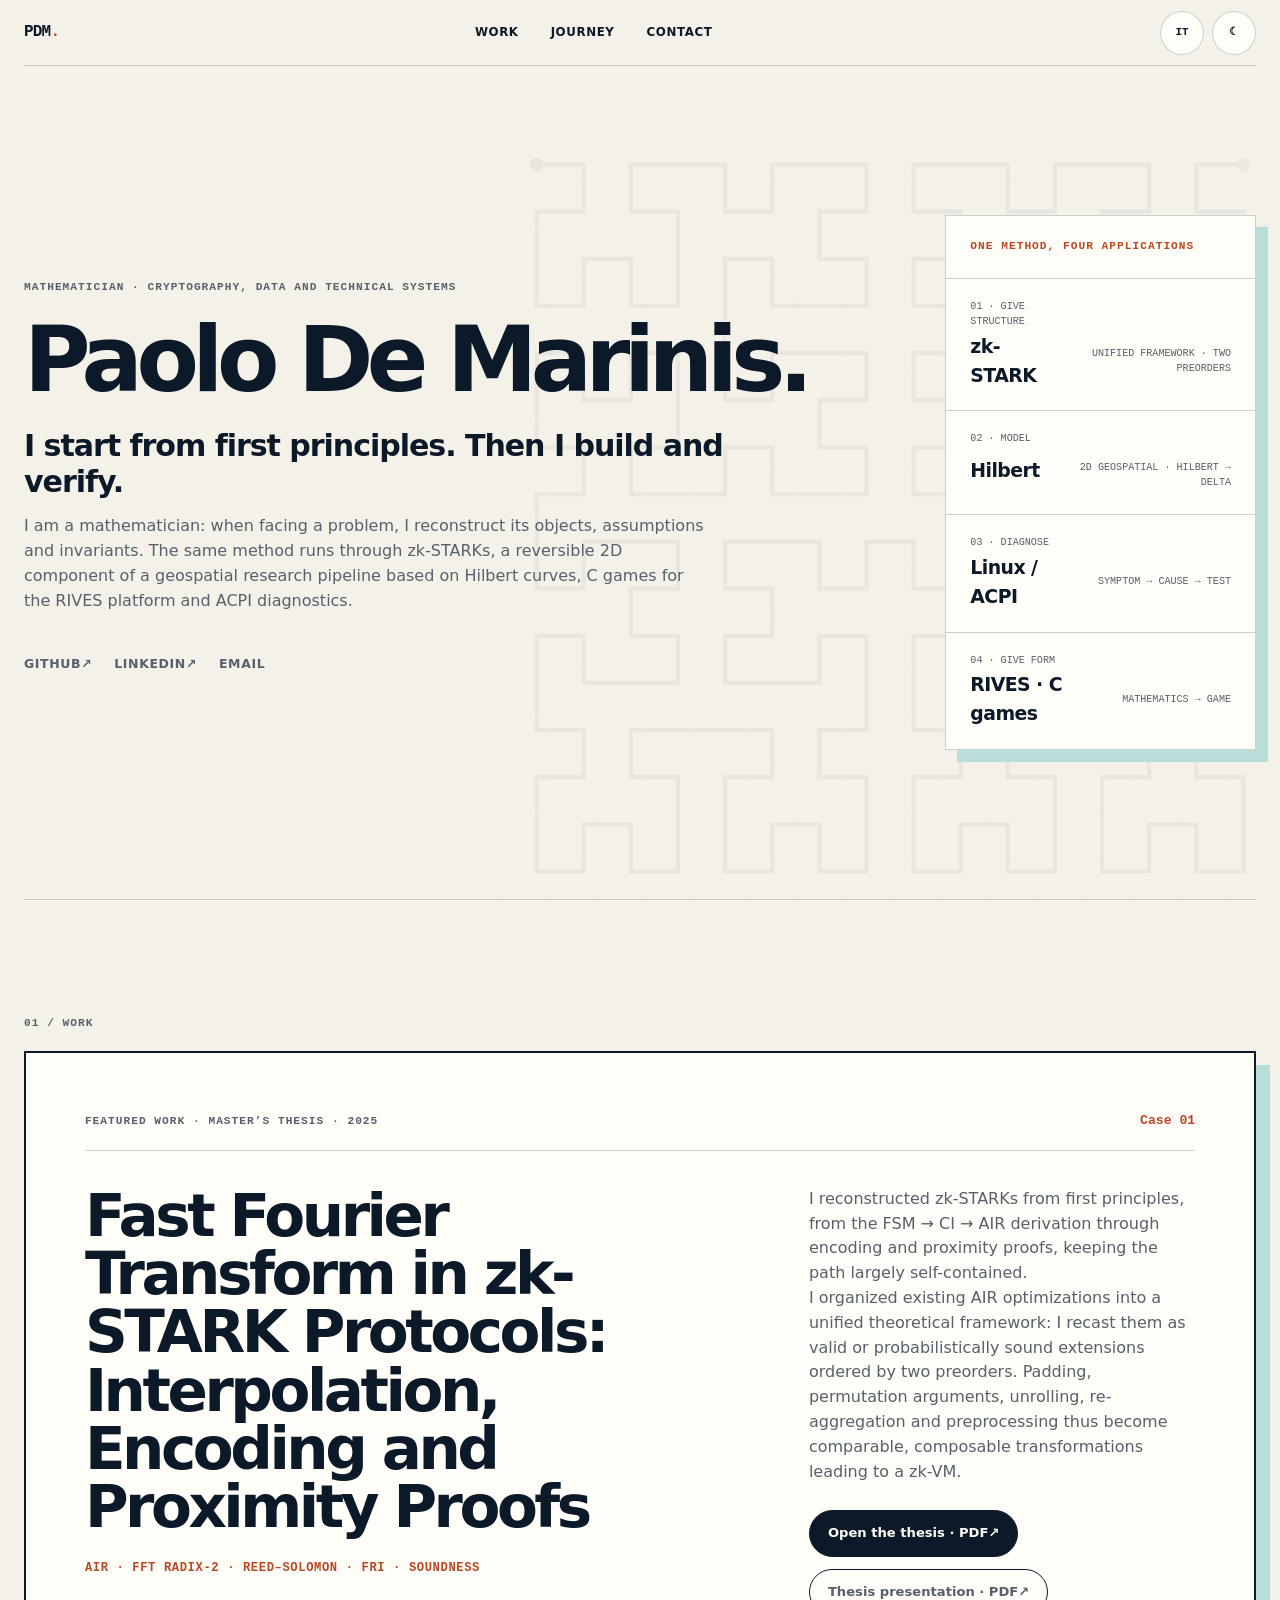
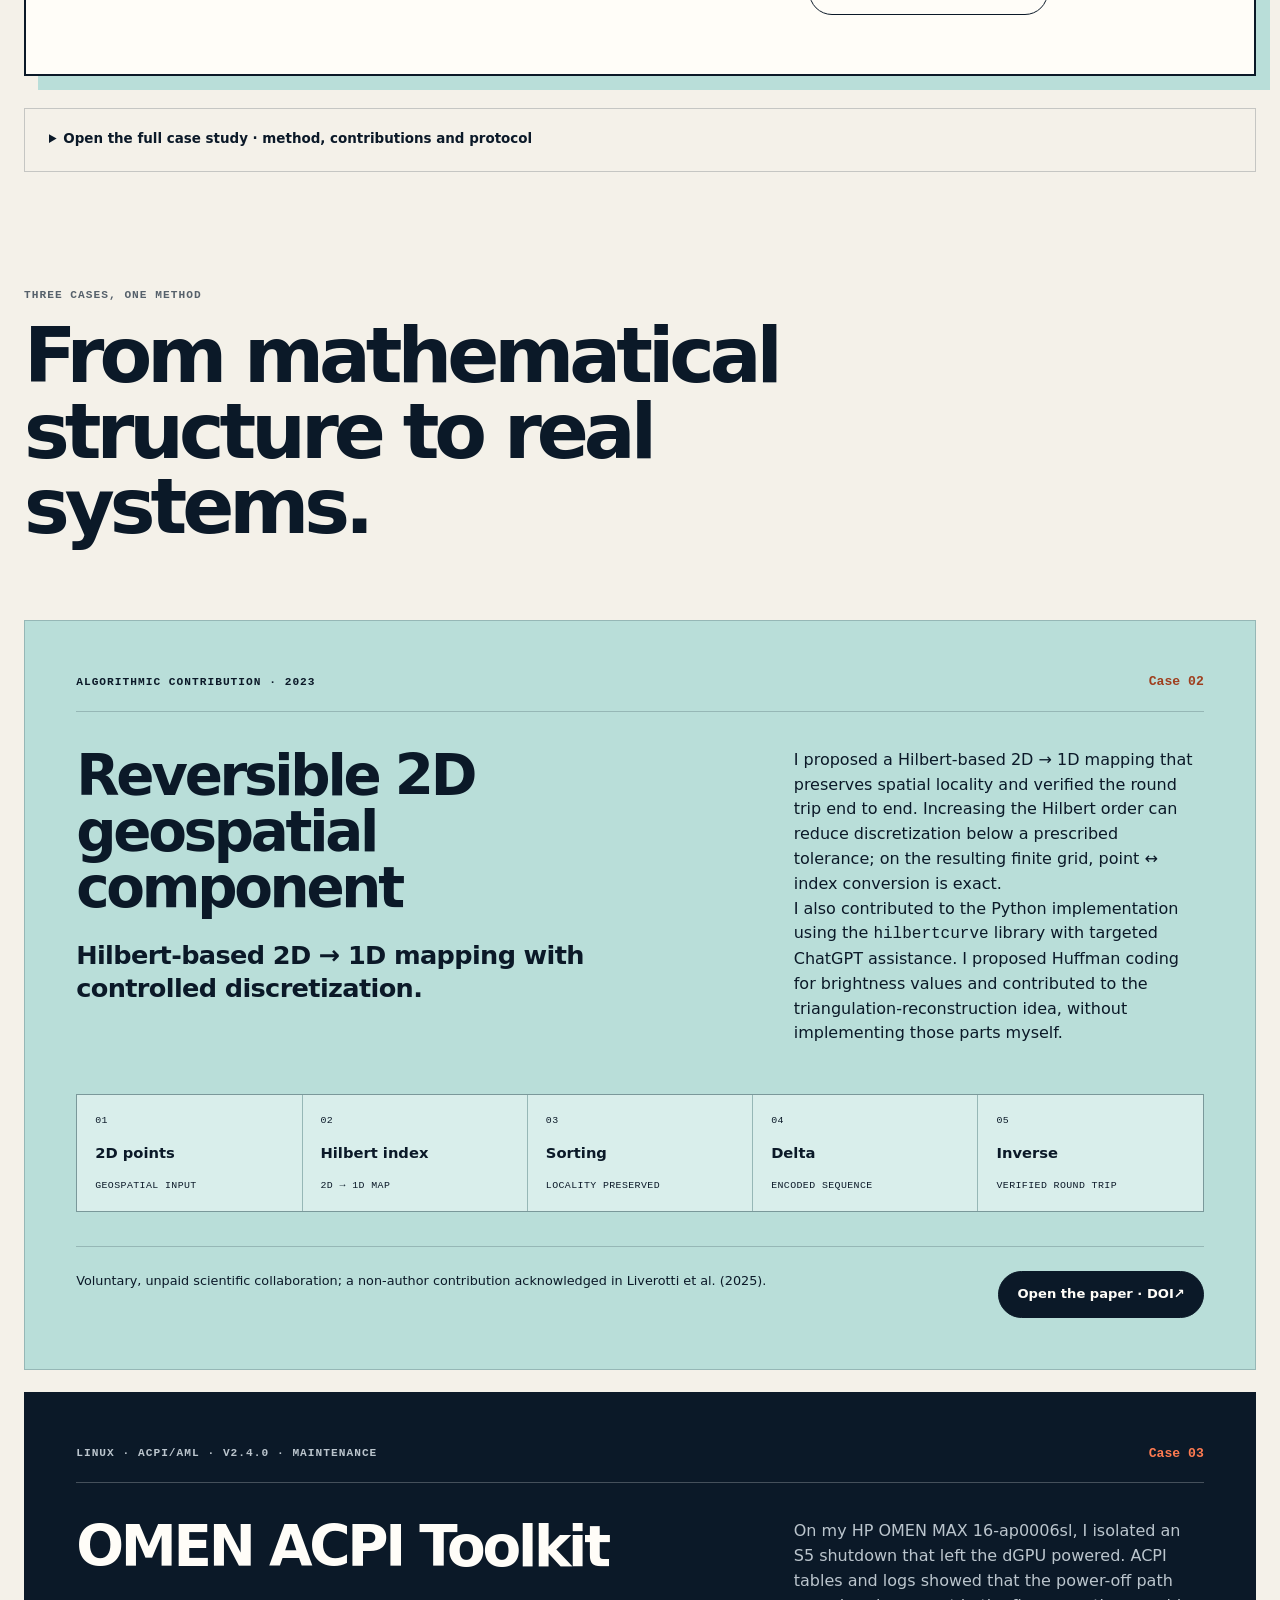
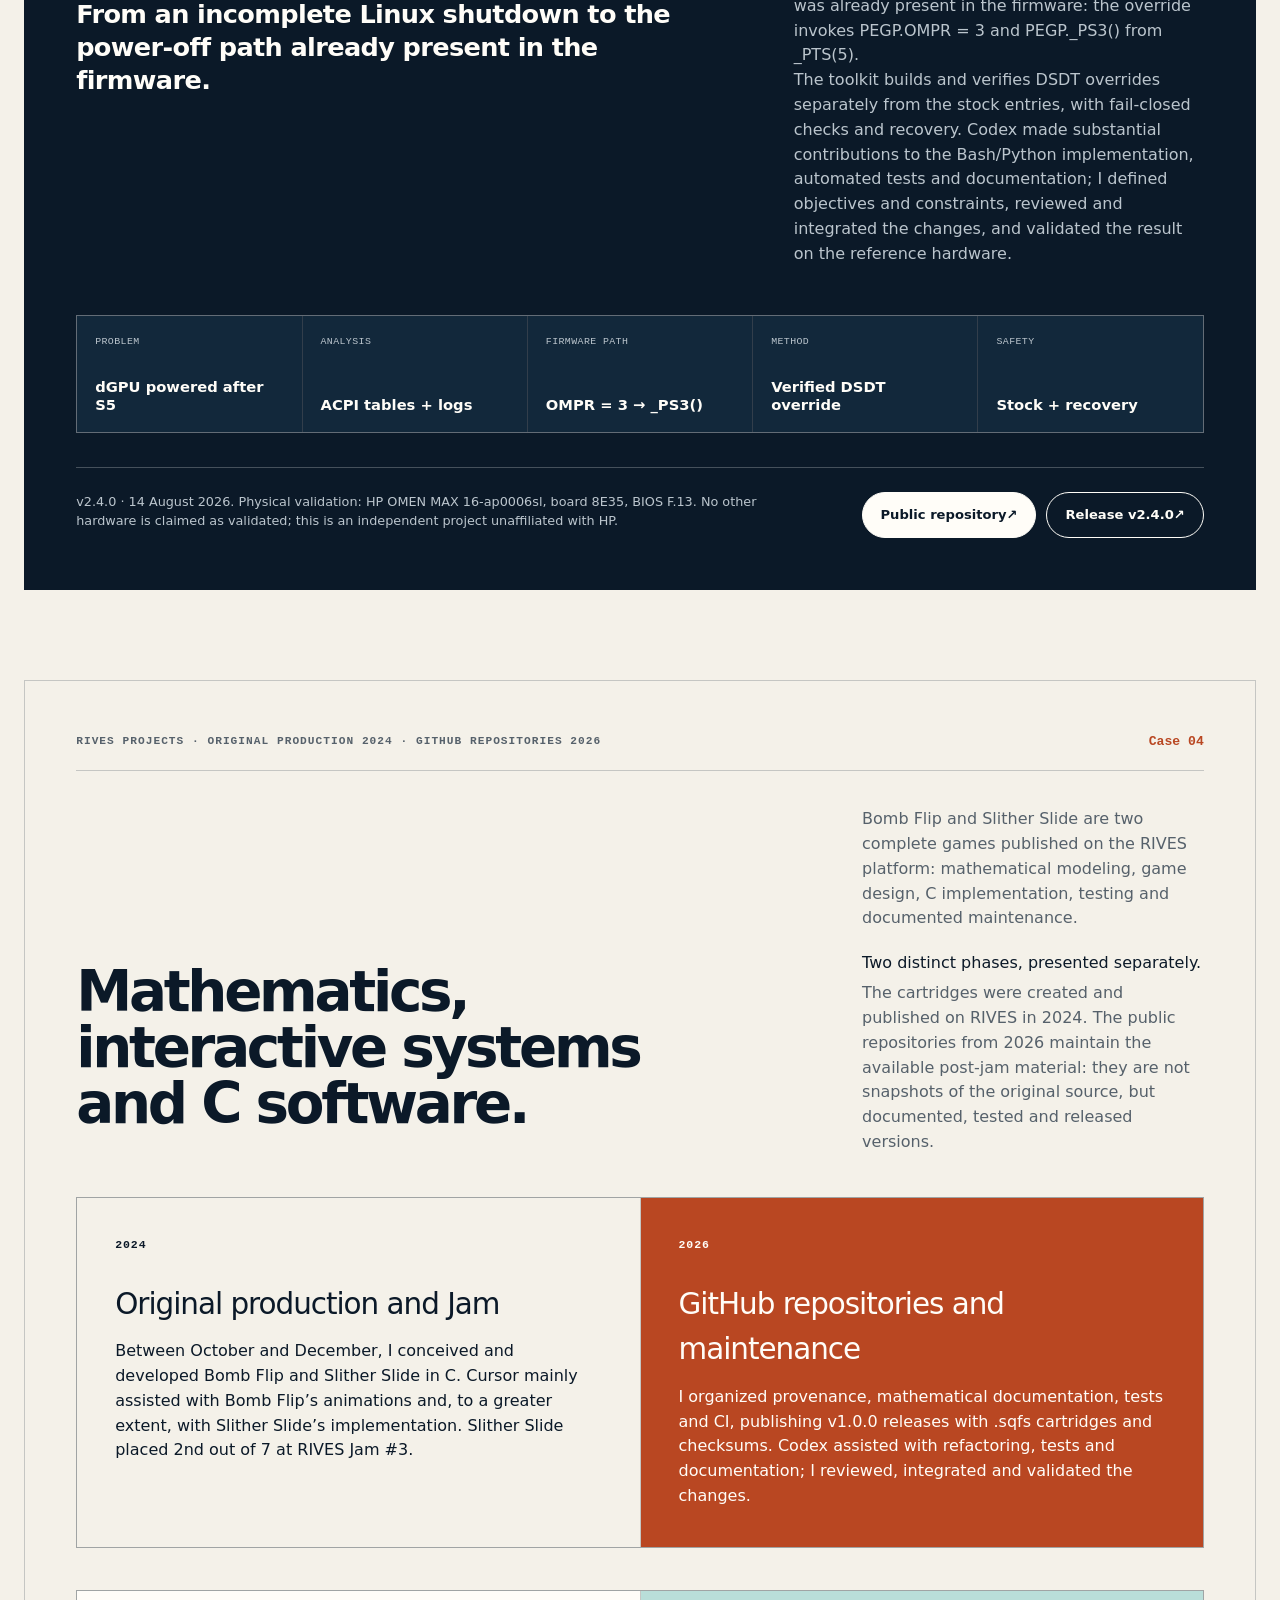
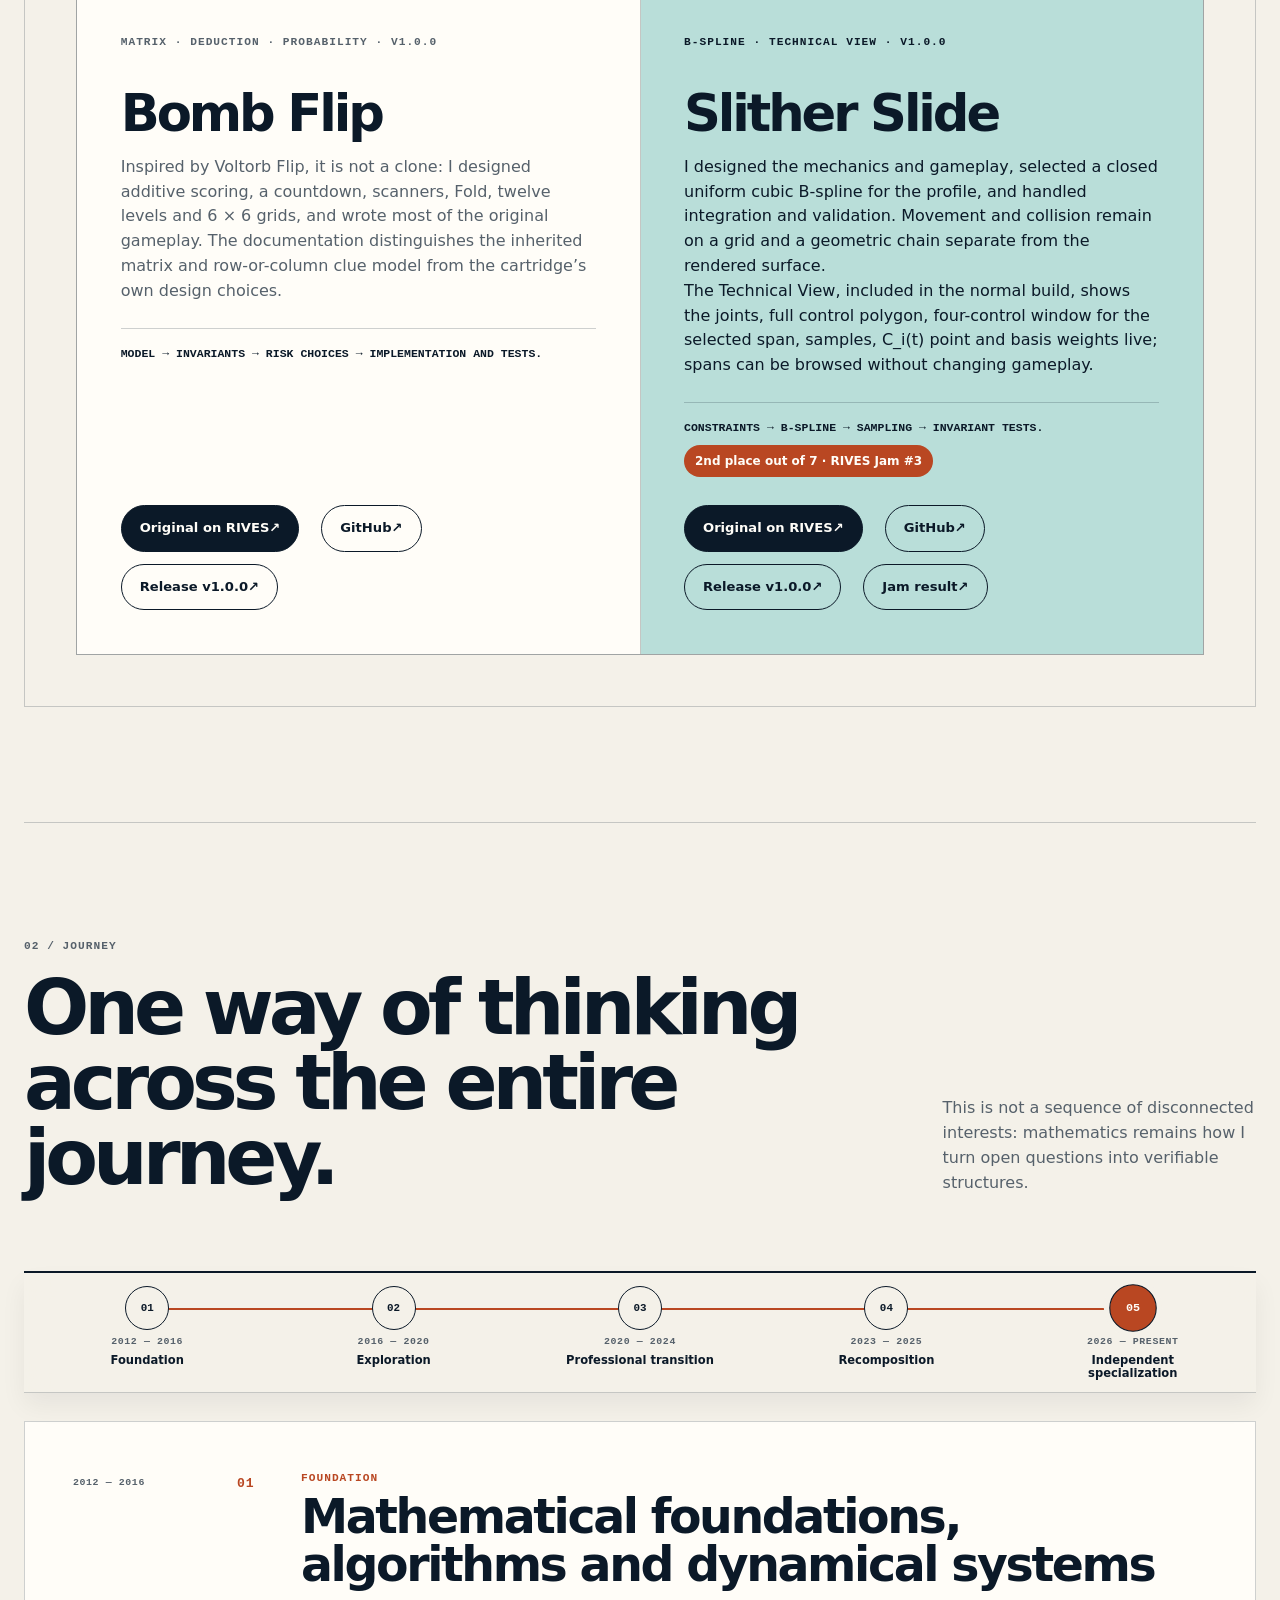
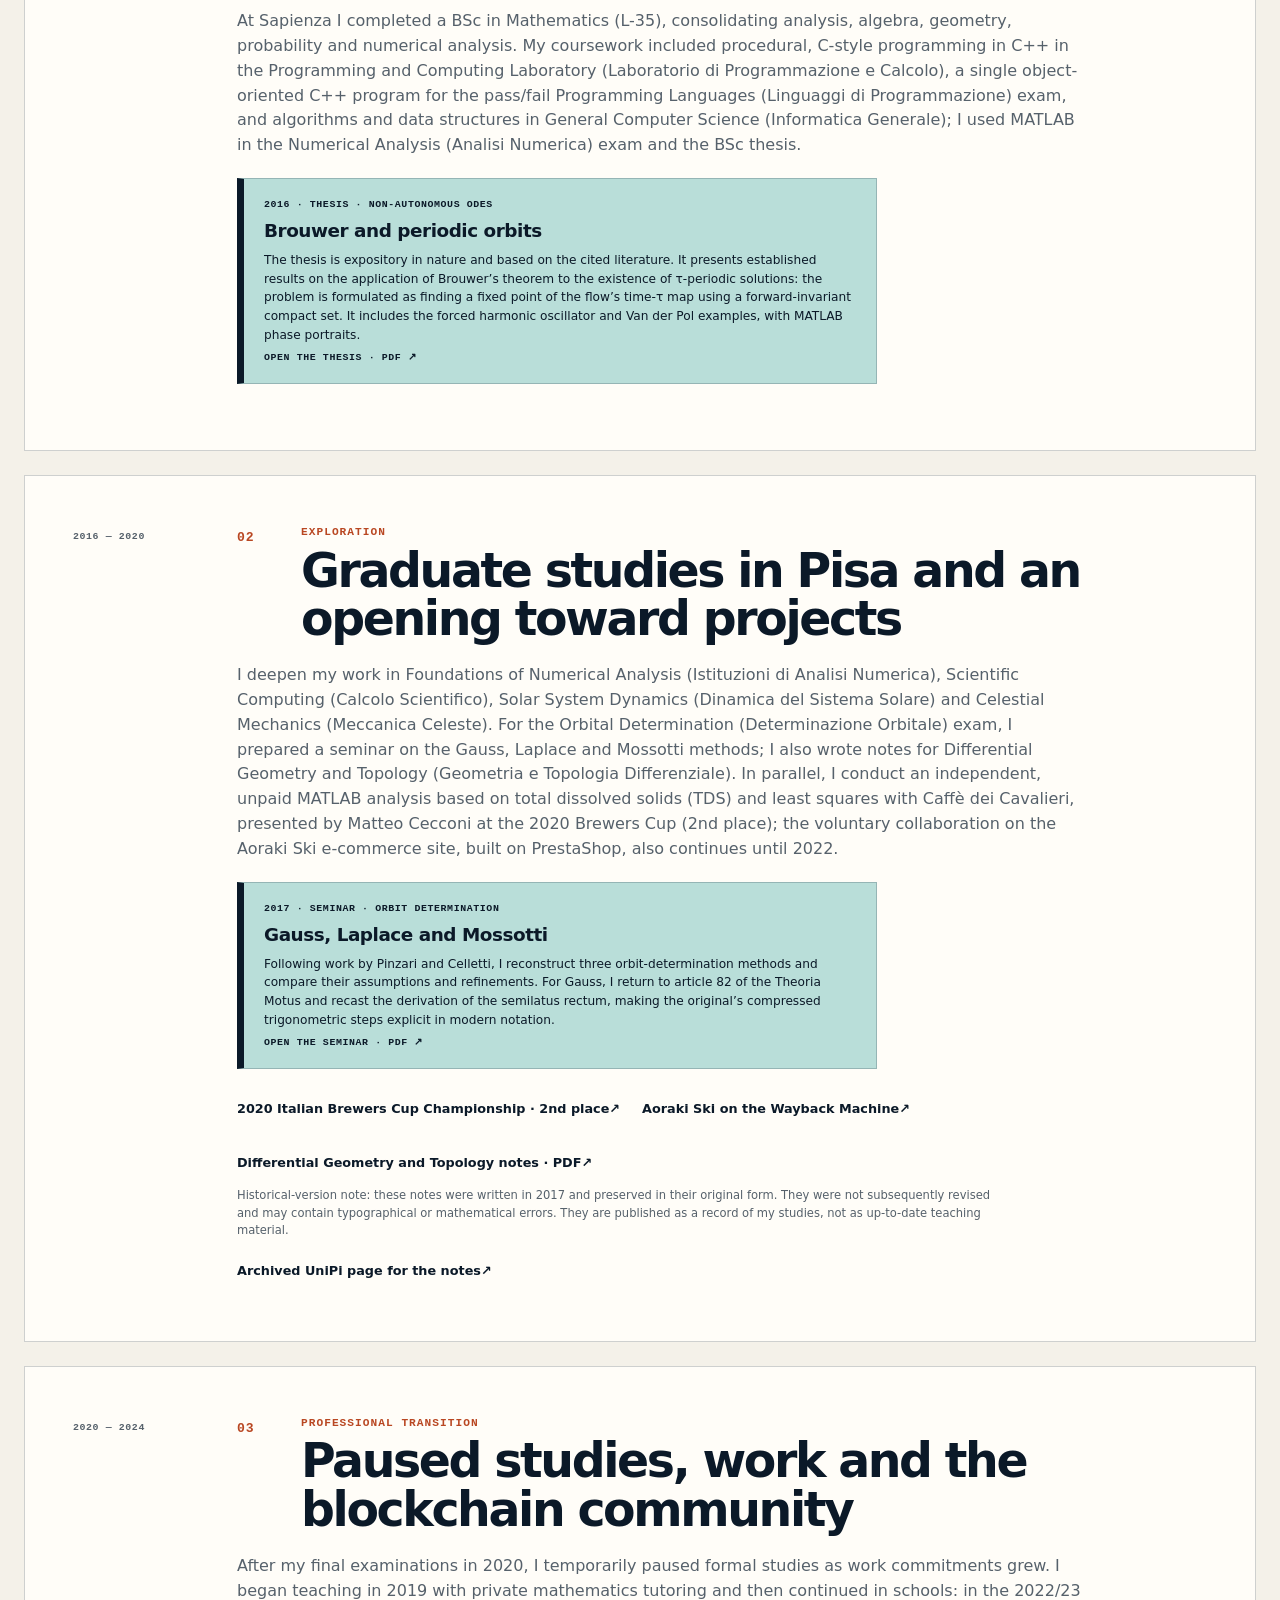
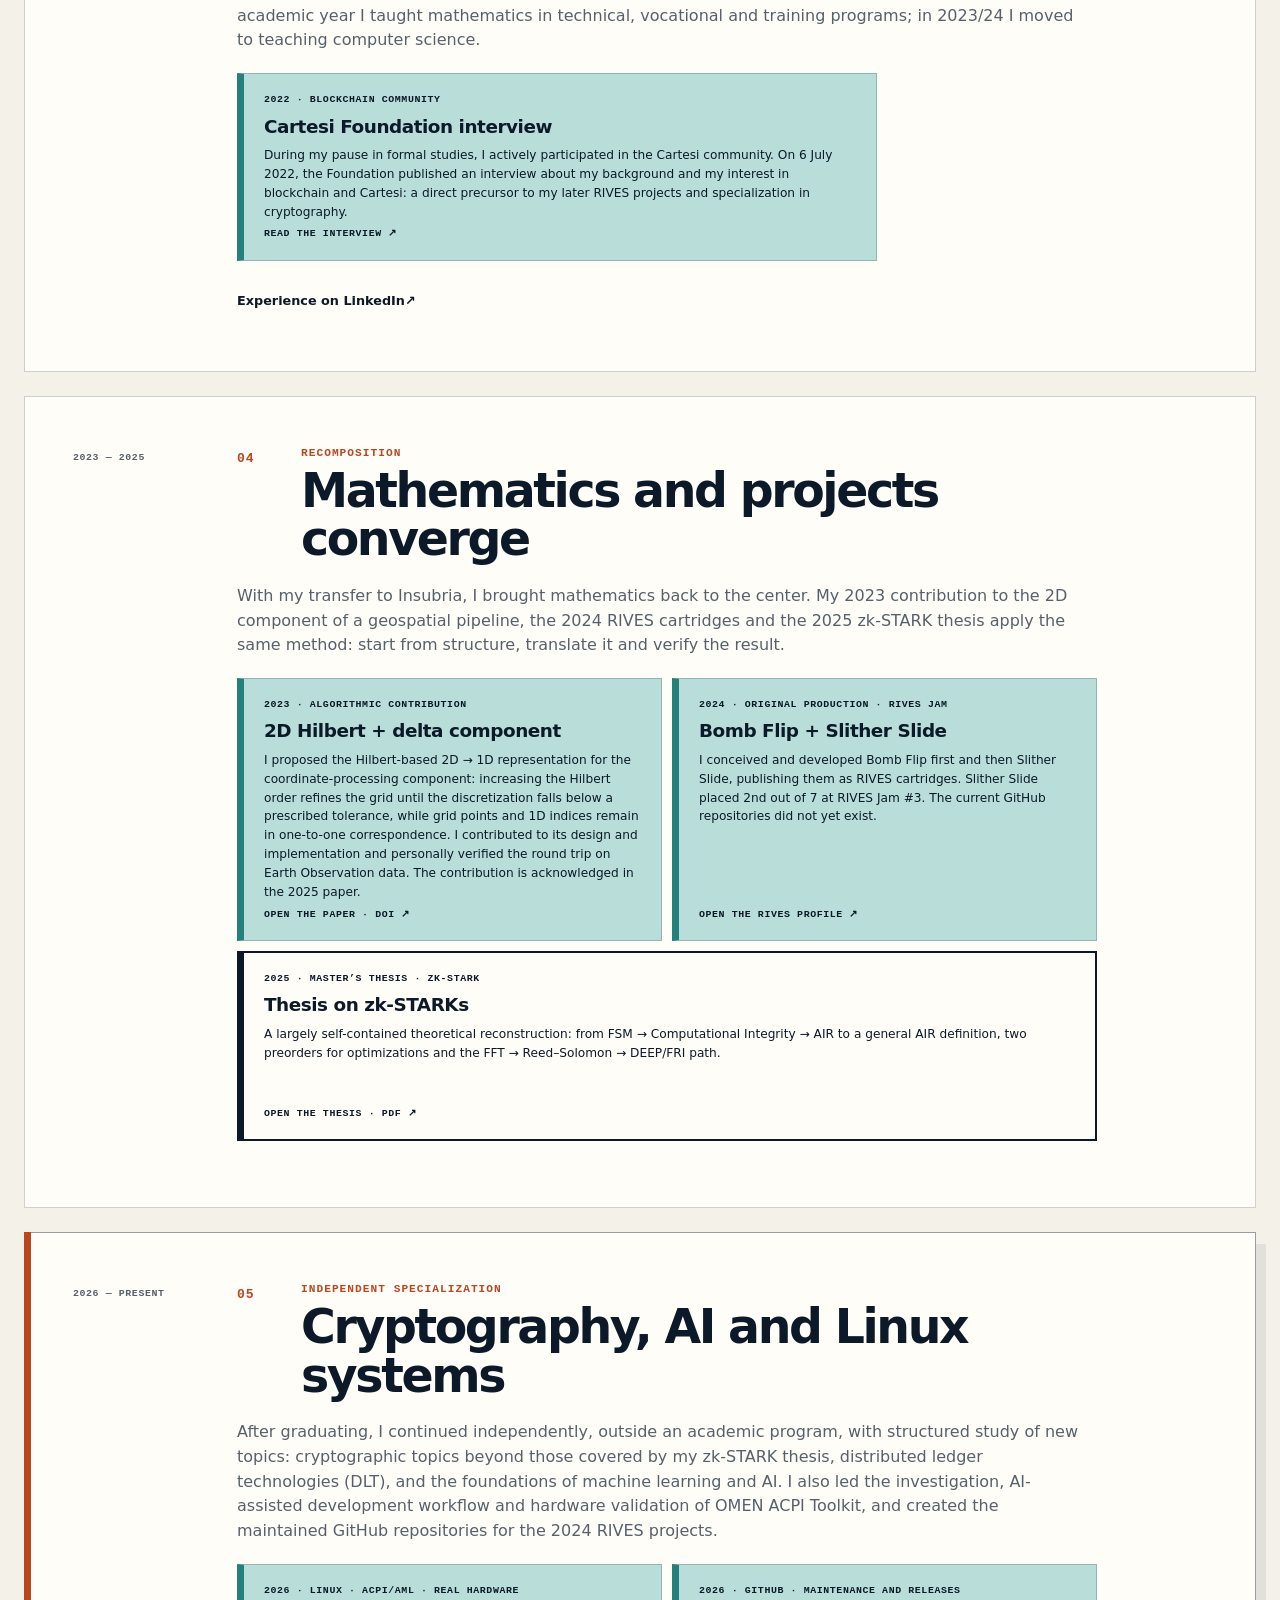
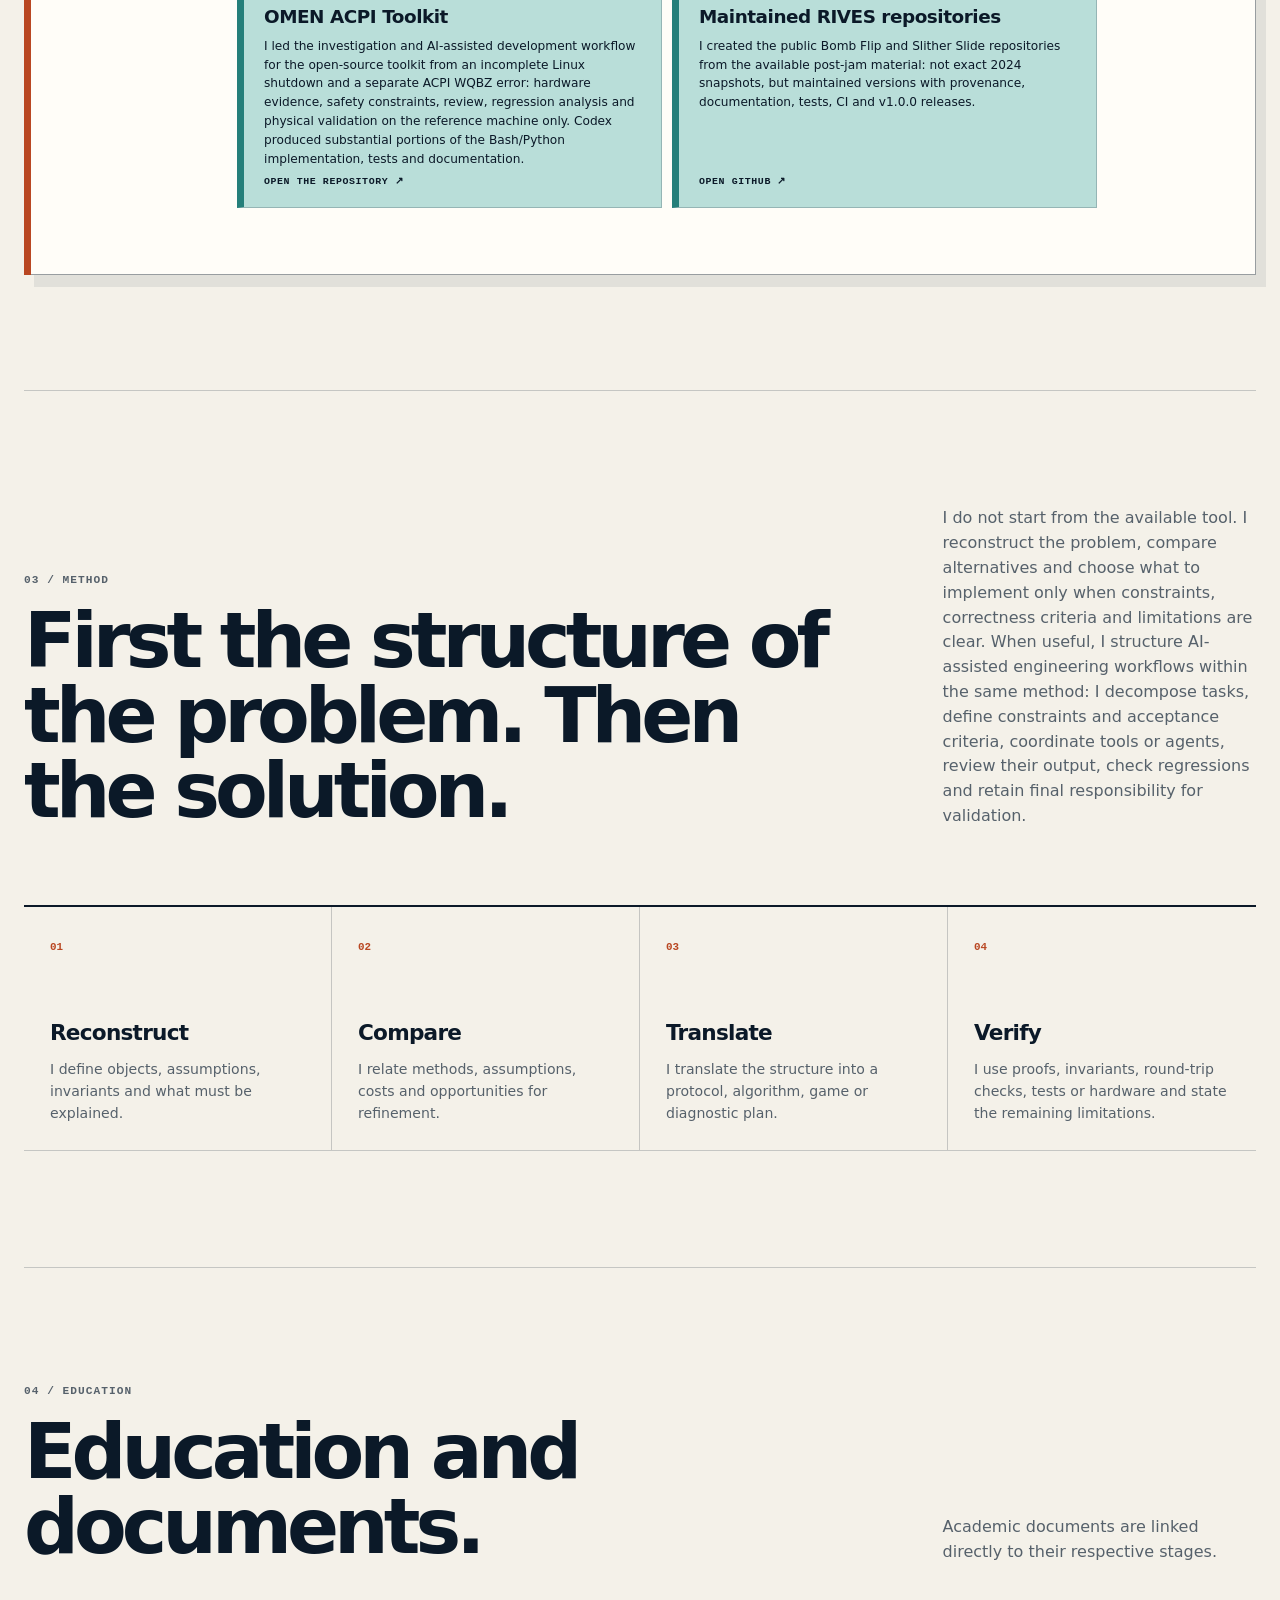
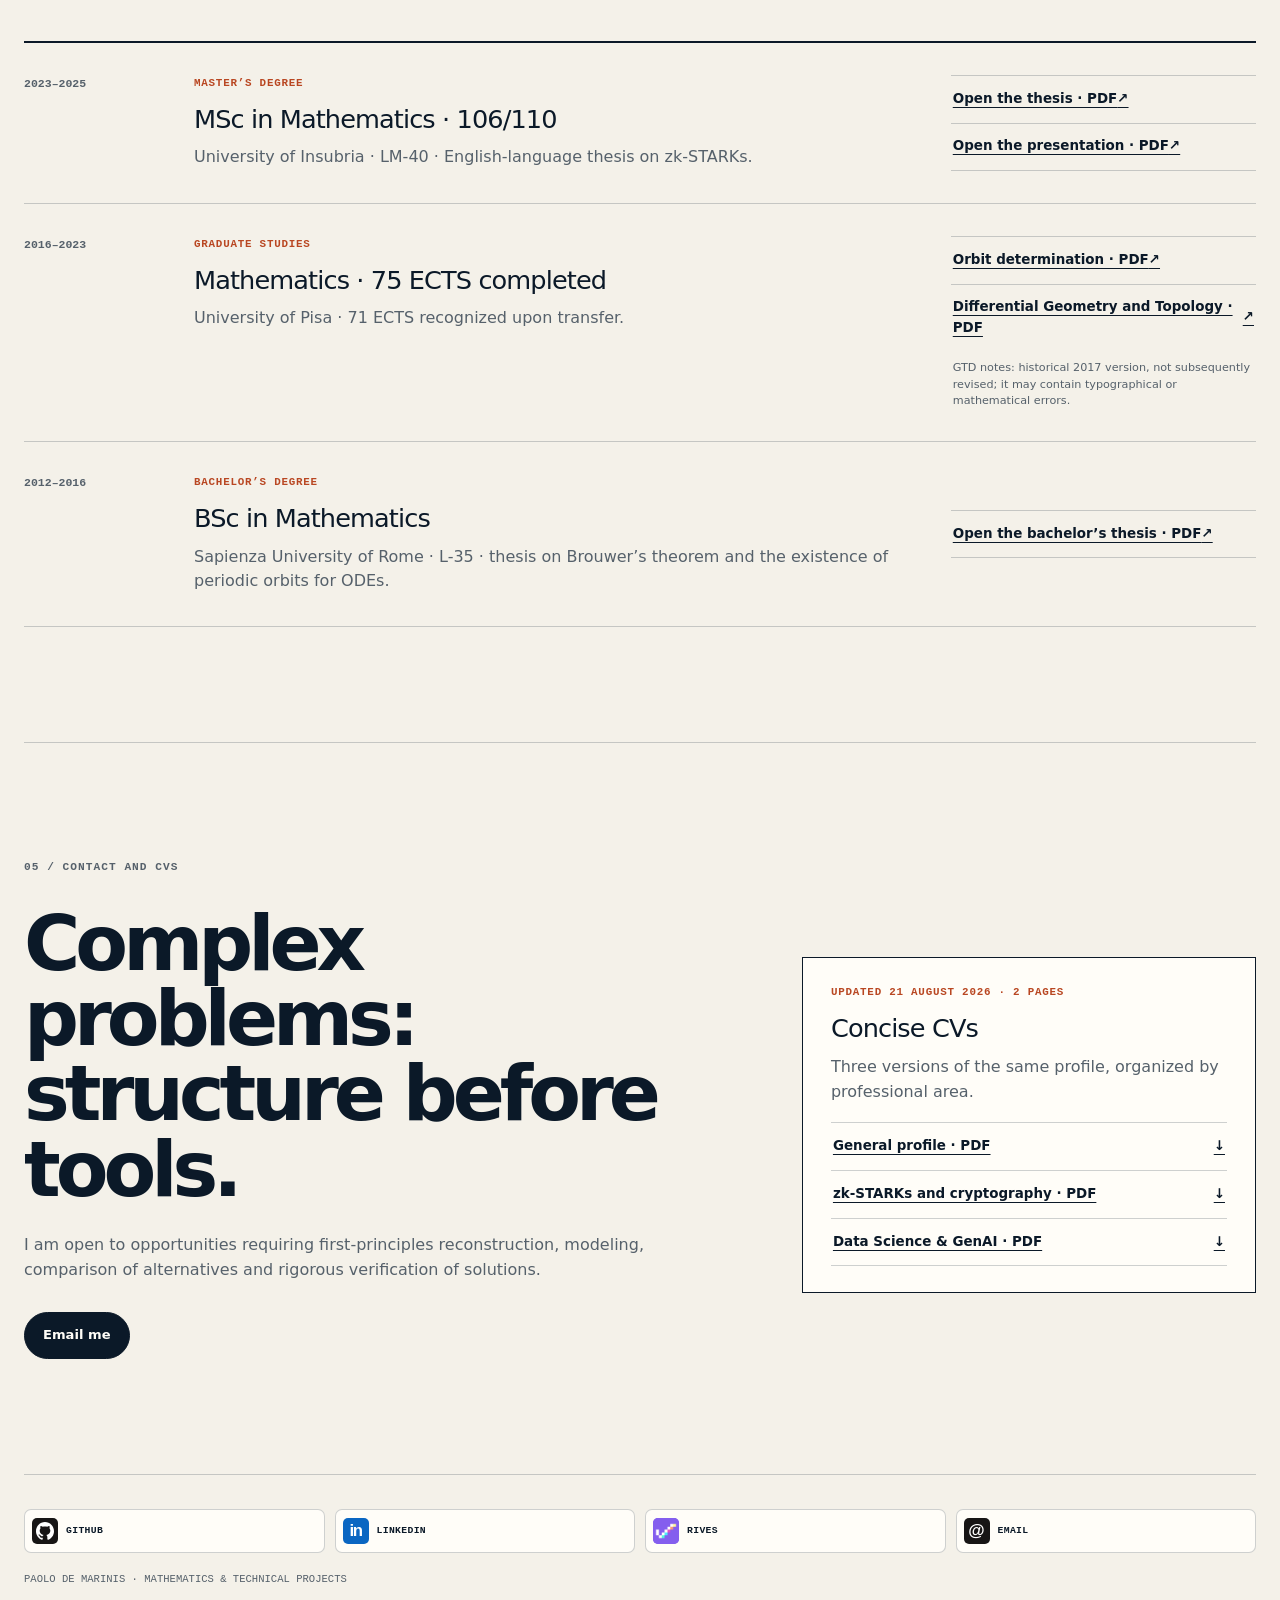
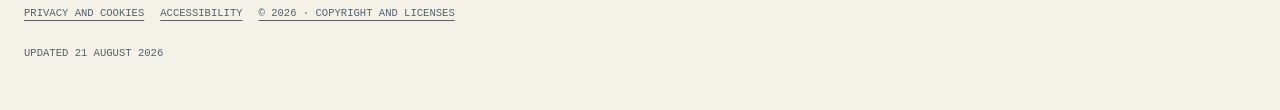
<file: en/index.html>
<!DOCTYPE html>
<html lang="en">
<head>
<meta charset="utf-8">
<meta name="viewport" content="width=device-width, initial-scale=1">
<meta name="robots" content="noindex, follow">
<link rel="canonical" href="https://paolo-de-marinis.github.io/">
<meta http-equiv="refresh" content="0; url=/">
<title>Moved | Paolo De Marinis</title>
<script>location.replace('/');</script>
</head>
<body><p>This page has moved to <a href="/">https://paolo-de-marinis.github.io/</a></p></body>
</html>
</file>
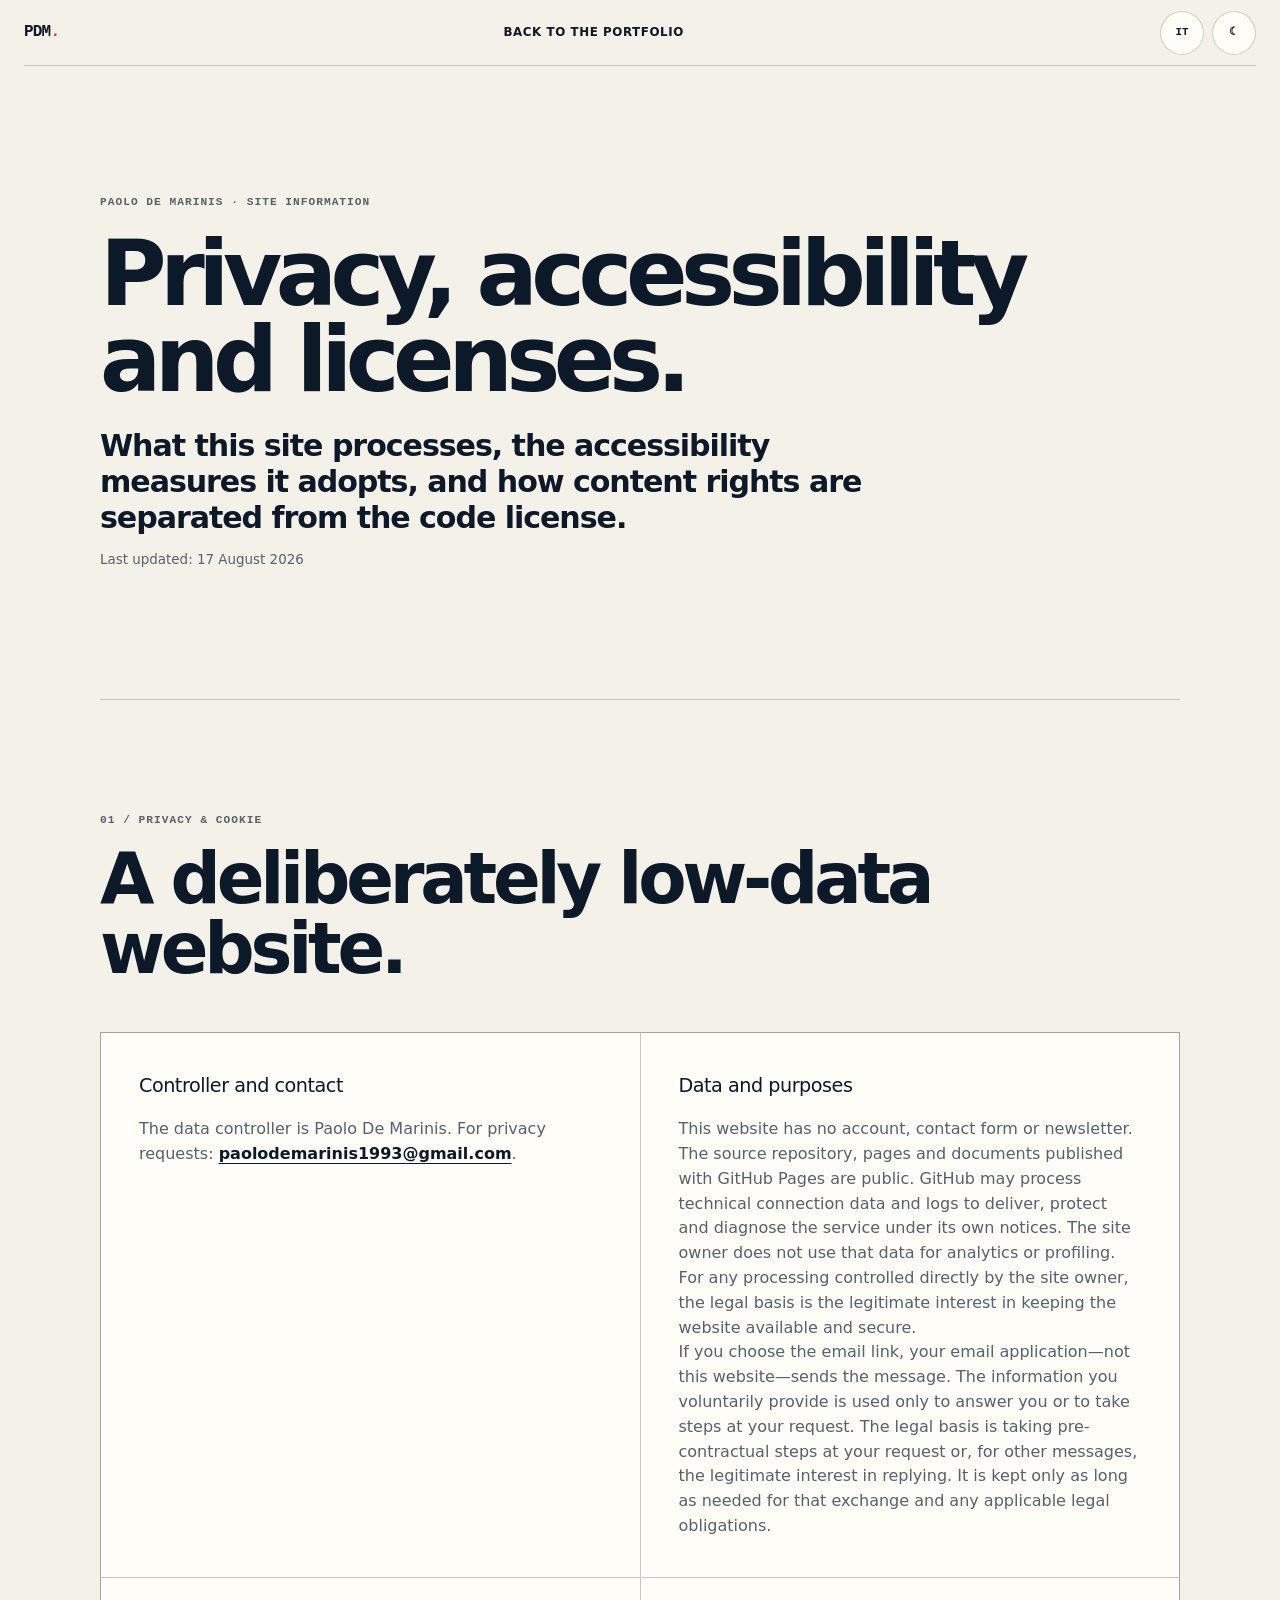
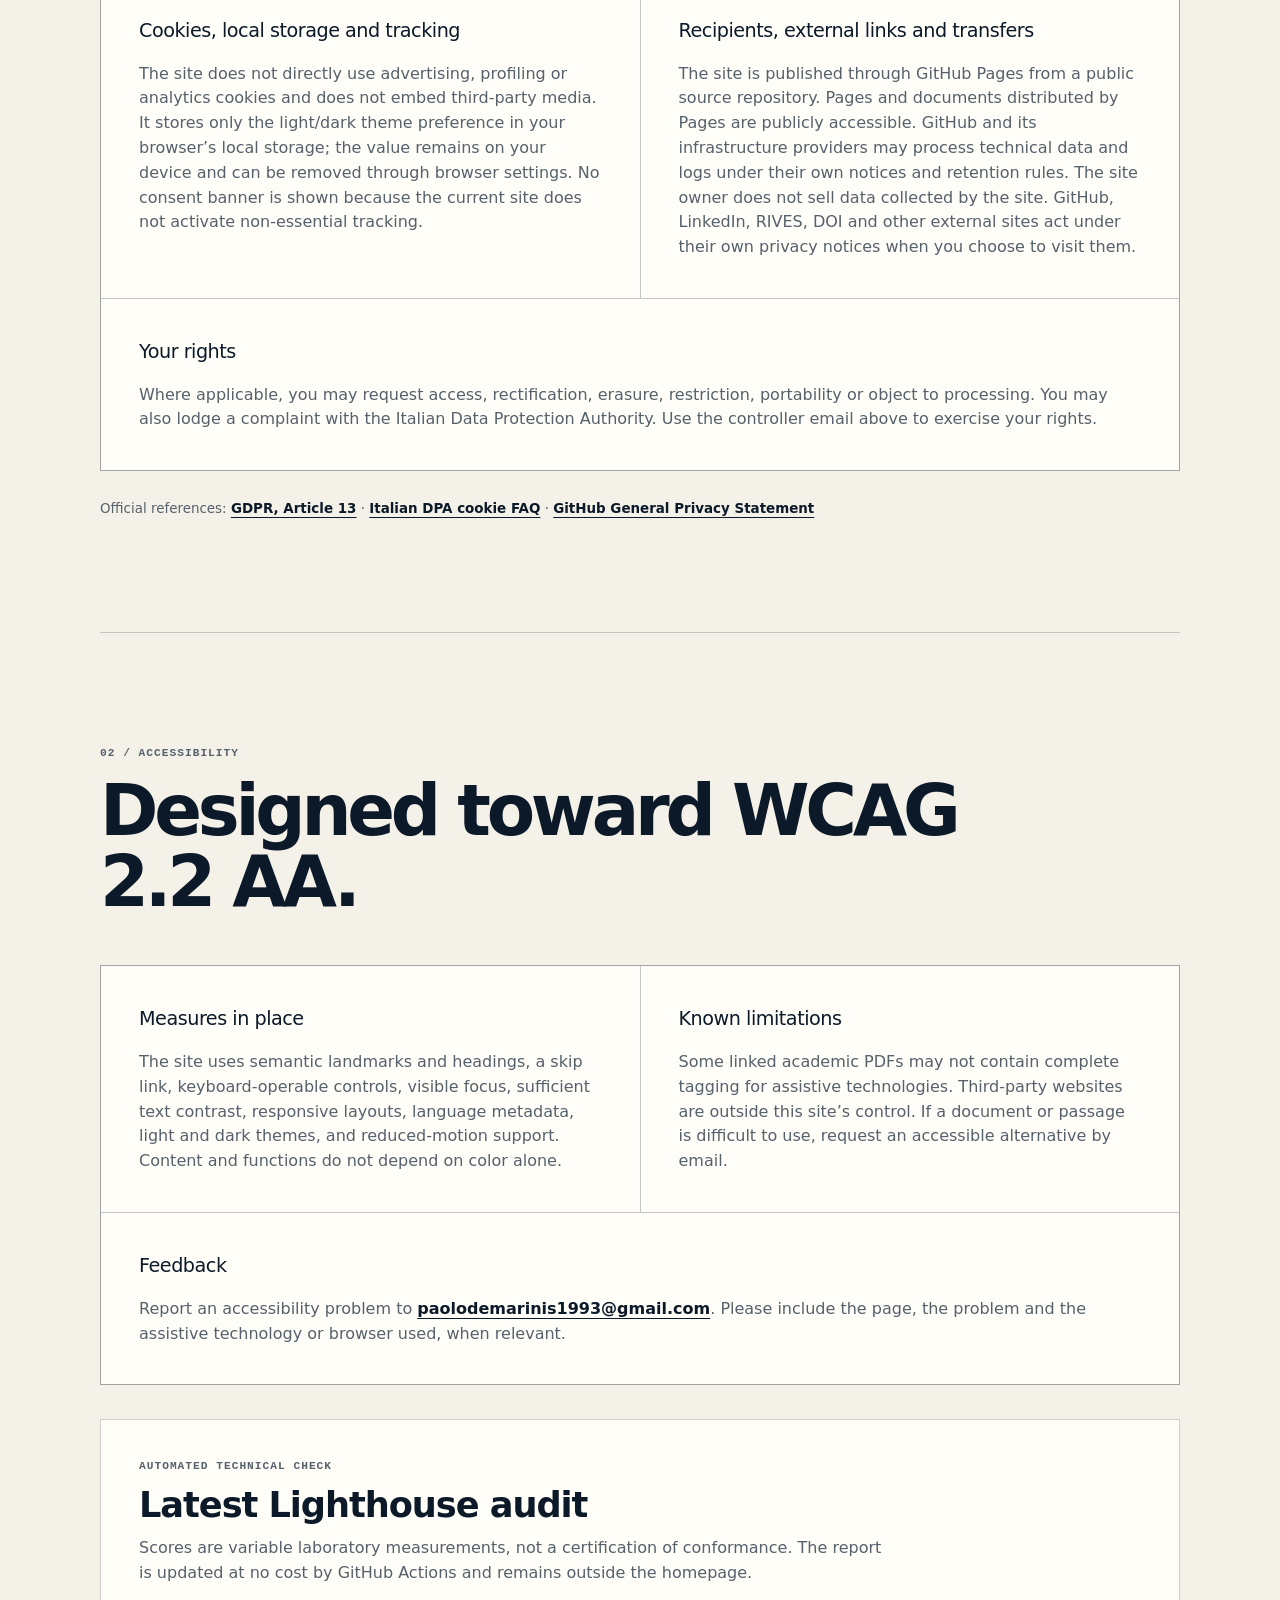
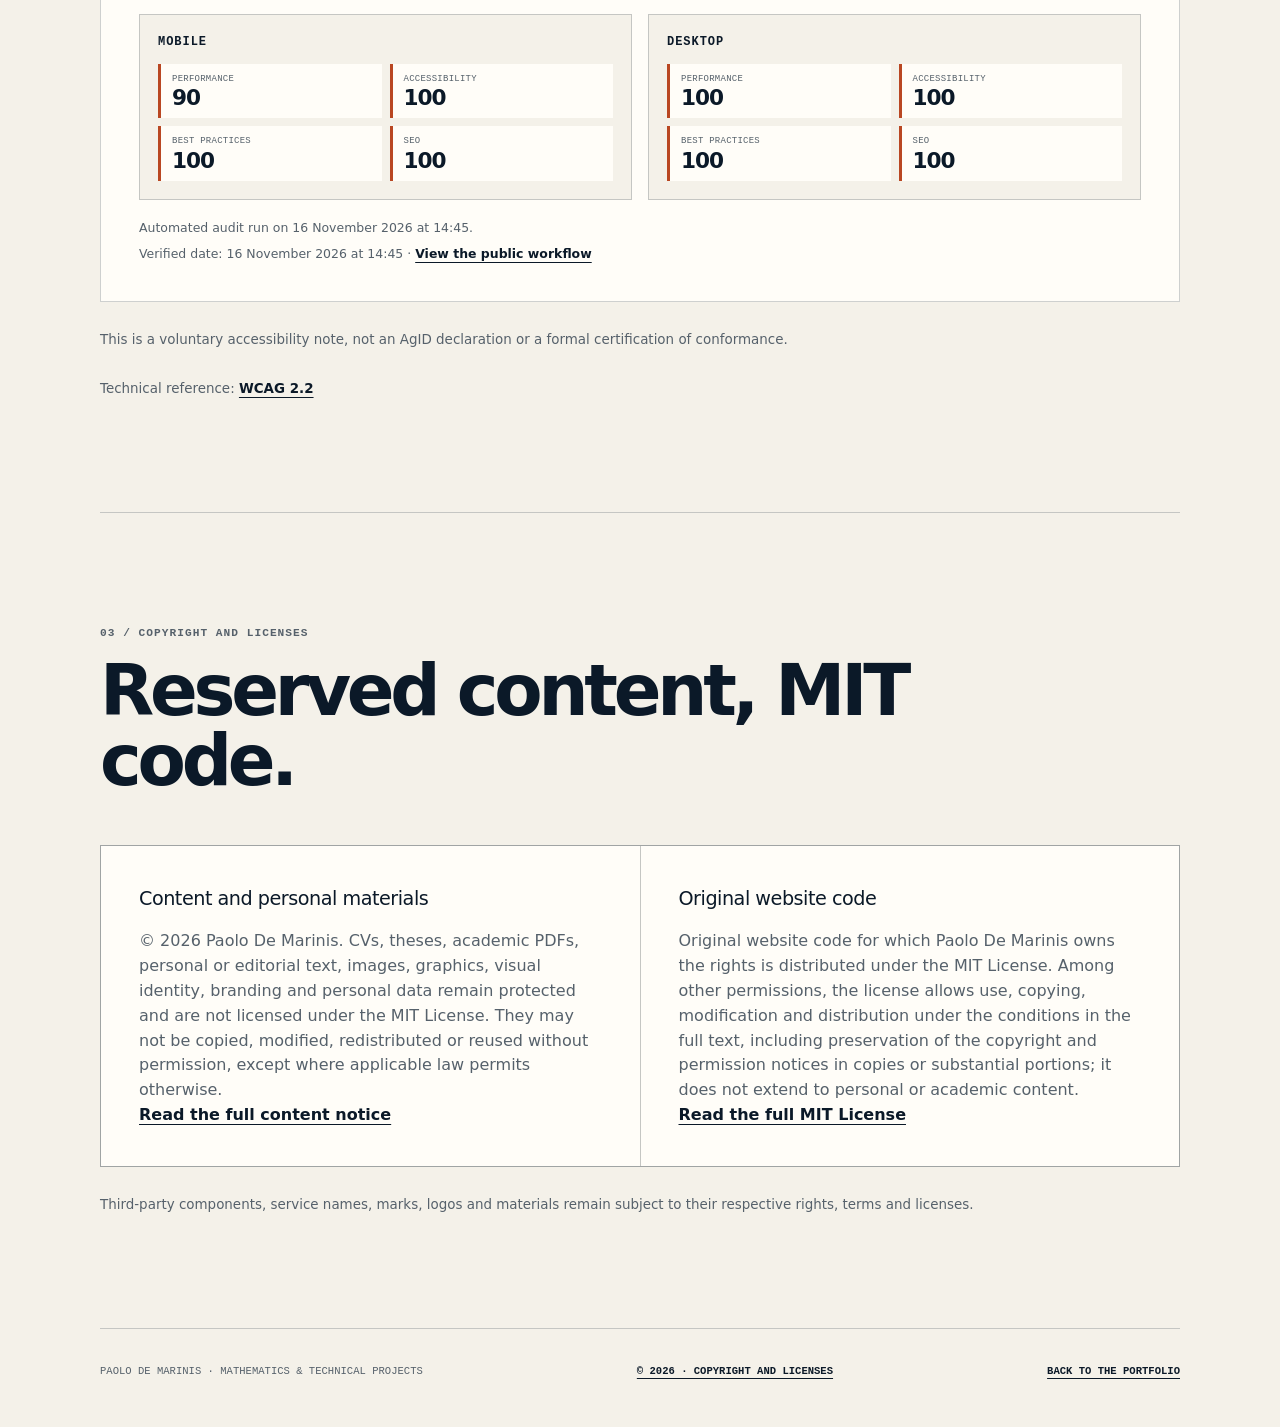
<file: information/index.html>
<!DOCTYPE html>
<html lang="en">
<head>
<meta charset="utf-8">
<meta name="viewport" content="width=device-width, initial-scale=1">
<meta name="referrer" content="no-referrer">
<meta name="robots" content="index, follow">
<title>Privacy, accessibility and licenses | Paolo De Marinis</title>
<meta name="description" content="Privacy, cookies, accessibility, copyright and licenses for Paolo De Marinis's personal website.">
<link rel="canonical" href="https://paolo-de-marinis.github.io/information/">
<link rel="alternate" hreflang="it-IT" href="https://paolo-de-marinis.github.io/it/informazioni/">
<link rel="alternate" hreflang="en" href="https://paolo-de-marinis.github.io/information/">
<meta property="og:title" content="Privacy, accessibility and licenses | Paolo De Marinis">
<meta property="og:description" content="Privacy, cookies, accessibility, copyright and licenses for Paolo De Marinis's personal website.">
<meta property="og:url" content="https://paolo-de-marinis.github.io/information/">
<meta property="og:type" content="website">
<meta property="og:site_name" content="Paolo De Marinis">
<meta property="og:locale" content="en_US">
<meta property="og:locale:alternate" content="it_IT">
<meta property="og:image" content="https://paolo-de-marinis.github.io/og-en.png">
<meta property="og:image:width" content="1734">
<meta property="og:image:height" content="907">
<meta property="og:image:alt" content="Paolo De Marinis - site information">
<meta name="twitter:card" content="summary_large_image">
<meta name="twitter:title" content="Privacy, accessibility and licenses | Paolo De Marinis">
<meta name="twitter:description" content="Privacy, cookies, accessibility, copyright and licenses for Paolo De Marinis's personal website.">
<meta name="twitter:image" content="https://paolo-de-marinis.github.io/og-en.png">
<meta name="twitter:image:alt" content="Paolo De Marinis - site information">
<link rel="icon" href="/favicon.svg?v=2" type="image/svg+xml">
<link rel="stylesheet" href="/assets/site.css">
</head>
<body>
<a class="skip-link" href="#contenuto">Skip to main content</a><header class="site-header legal-header"><a class="wordmark" href="/" aria-label="PDM — Paolo De Marinis, home">PDM<span>.</span></a><a class="back-link" href="/">Back to the portfolio</a><div class="site-controls" role="group" aria-label="Language and theme">
<a href="/it/informazioni/" hreflang="it" lang="it" aria-label="IT — Leggi in italiano">IT</a><button type="button" aria-label="Switch to dark theme" title="Dark theme" class="theme-toggle"><span aria-hidden="true">☾</span></button>
</div></header><main id="contenuto" class="legal-page" tabindex="-1"><header class="legal-intro"><p class="eyebrow">Paolo De Marinis · Site information</p>
<h1>Privacy, accessibility and licenses.</h1>
<p class="hero-lead">What this site processes, the accessibility measures it adopts, and how content rights are separated from the code license.</p>
<p class="legal-updated">Last updated: 17 August 2026</p></header><section id="privacy" class="legal-section" aria-labelledby="privacy-title"><p class="section-index">01 / Privacy &amp; cookie</p>
<h2 id="privacy-title">A deliberately low-data website.</h2>
<div class="legal-grid">
<article><h3>Controller and contact</h3>
<p>The data controller is Paolo De Marinis. For privacy requests: <a href="mailto:paolodemarinis1993@gmail.com">paolodemarinis1993@gmail.com</a>.</p></article><article><h3>Data and purposes</h3>
<p>This website has no account, contact form or newsletter. The source repository, pages and documents published with GitHub Pages are public. GitHub may process technical connection data and logs to deliver, protect and diagnose the service under its own notices. The site owner does not use that data for analytics or profiling. For any processing controlled directly by the site owner, the legal basis is the legitimate interest in keeping the website available and secure.</p>
<p>If you choose the email link, your email application—not this website—sends the message. The information you voluntarily provide is used only to answer you or to take steps at your request. The legal basis is taking pre-contractual steps at your request or, for other messages, the legitimate interest in replying. It is kept only as long as needed for that exchange and any applicable legal obligations.</p></article><article><h3>Cookies, local storage and tracking</h3>
<p>The site does not directly use advertising, profiling or analytics cookies and does not embed third-party media. It stores only the light/dark theme preference in your browser’s local storage; the value remains on your device and can be removed through browser settings. No consent banner is shown because the current site does not activate non-essential tracking.</p></article><article><h3>Recipients, external links and transfers</h3>
<p>The site is published through GitHub Pages from a public source repository. Pages and documents distributed by Pages are publicly accessible. GitHub and its infrastructure providers may process technical data and logs under their own notices and retention rules. The site owner does not sell data collected by the site. GitHub, LinkedIn, RIVES, DOI and other external sites act under their own privacy notices when you choose to visit them.</p></article><article><h3>Your rights</h3>
<p>Where applicable, you may request access, rectification, erasure, restriction, portability or object to processing. You may also lodge a complaint with the Italian Data Protection Authority. Use the controller email above to exercise your rights.</p></article>
</div>
<p class="legal-sources">Official references: <a href="https://eur-lex.europa.eu/eli/reg/2016/679/oj">GDPR, Article 13</a> · <a href="https://www.garanteprivacy.it/faq/cookie">Italian DPA cookie FAQ</a> · <a href="https://docs.github.com/en/site-policy/privacy-policies/github-general-privacy-statement">GitHub General Privacy Statement</a></p></section><section id="accessibility" class="legal-section" aria-labelledby="accessibility-title"><p class="section-index">02 / Accessibility</p>
<h2 id="accessibility-title">Designed toward WCAG 2.2 AA.</h2>
<div class="legal-grid">
<article><h3>Measures in place</h3>
<p>The site uses semantic landmarks and headings, a skip link, keyboard-operable controls, visible focus, sufficient text contrast, responsive layouts, language metadata, light and dark themes, and reduced-motion support. Content and functions do not depend on color alone.</p></article><article><h3>Known limitations</h3>
<p>Some linked academic PDFs may not contain complete tagging for assistive technologies. Third-party websites are outside this site’s control. If a document or passage is difficult to use, request an accessible alternative by email.</p></article><article><h3>Feedback</h3>
<p>Report an accessibility problem to <a href="mailto:paolodemarinis1993@gmail.com">paolodemarinis1993@gmail.com</a>. Please include the page, the problem and the assistive technology or browser used, when relevant.</p></article>
</div>
<div class="lighthouse-audit" data-lighthouse-audit>
<div class="audit-intro"><p class="eyebrow">Automated technical check</p><h3>Latest Lighthouse audit</h3><p>Scores are variable laboratory measurements, not a certification of conformance. The report is updated at no cost by GitHub Actions and remains outside the homepage.</p></div>
<div class="audit-profiles">
<section data-audit-profile="mobile" aria-labelledby="audit-mobile-title"><h4 id="audit-mobile-title">Mobile</h4><dl class="audit-scores"><div><dt>Performance</dt><dd data-audit-score="performance">—</dd></div><div><dt>Accessibility</dt><dd data-audit-score="accessibility">—</dd></div><div><dt>Best practices</dt><dd data-audit-score="bestPractices">—</dd></div><div><dt>SEO</dt><dd data-audit-score="seo">—</dd></div></dl></section>
<section data-audit-profile="desktop" aria-labelledby="audit-desktop-title"><h4 id="audit-desktop-title">Desktop</h4><dl class="audit-scores"><div><dt>Performance</dt><dd data-audit-score="performance">—</dd></div><div><dt>Accessibility</dt><dd data-audit-score="accessibility">—</dd></div><div><dt>Best practices</dt><dd data-audit-score="bestPractices">—</dd></div><div><dt>SEO</dt><dd data-audit-score="seo">—</dd></div></dl></section>
</div>
<p class="audit-status" data-audit-status role="status">Loading the latest audit data…</p>
<p class="audit-meta">Verified date: <time data-audit-date>being updated</time> · <a href="https://github.com/paolo-de-marinis/paolo-de-marinis.github.io/actions/workflows/lighthouse.yml">View the public workflow</a></p>
</div>
<p class="legal-note">This is a voluntary accessibility note, not an AgID declaration or a formal certification of conformance.</p>
<p class="legal-sources">Technical reference: <a href="https://www.w3.org/TR/WCAG22/">WCAG 2.2</a></p></section><section id="licenses" class="legal-section" aria-labelledby="licenses-title"><p class="section-index">03 / Copyright and licenses</p>
<h2 id="licenses-title">Reserved content, MIT code.</h2>
<div class="legal-grid">
<article><h3>Content and personal materials</h3><p>© 2026 Paolo De Marinis. CVs, theses, academic PDFs, personal or editorial text, images, graphics, visual identity, branding and personal data remain protected and are not licensed under the MIT License. They may not be copied, modified, redistributed or reused without permission, except where applicable law permits otherwise.</p><p><button type="button" class="legal-dialog-trigger" data-dialog-target="content-license-dialog">Read the full content notice</button></p></article>
<article><h3>Original website code</h3><p>Original website code for which Paolo De Marinis owns the rights is distributed under the MIT License. Among other permissions, the license allows use, copying, modification and distribution under the conditions in the full text, including preservation of the copyright and permission notices in copies or substantial portions; it does not extend to personal or academic content.</p><p><button type="button" class="legal-dialog-trigger" data-dialog-target="code-license-dialog">Read the full MIT License</button></p></article>
</div>
<p class="legal-note">Third-party components, service names, marks, logos and materials remain subject to their respective rights, terms and licenses.</p></section>
<dialog class="legal-dialog" id="content-license-dialog" aria-labelledby="content-license-title"><div class="legal-dialog-inner"><header class="legal-dialog-header"><div><p class="eyebrow">Copyright and licenses</p><h2 id="content-license-title">Full content notice</h2></div><button type="button" class="legal-dialog-close" data-dialog-close aria-label="Close the content notice">Close <span aria-hidden="true">×</span></button></header><div class="legal-dialog-body"><h3>Personal content and third-party materials</h3><p>© 2026 Paolo De Marinis — All rights reserved.</p><p>The MIT License in <code>LICENSE-CODE.md</code> applies only to original website code for which Paolo De Marinis owns the rights. It does not apply to CVs, theses, PDFs, personal or editorial text, images, graphics, visual identity, branding, or personal data included in this repository or published website. Those materials may not be copied, redistributed, modified, or reused without prior permission except where applicable law permits otherwise.</p><p>Third-party components, service names, logos, marks, and linked materials remain subject to their respective licenses, terms, and rights. No third-party rights are granted by either license file.</p></div></div></dialog>
<dialog class="legal-dialog" id="code-license-dialog" aria-labelledby="code-license-title"><div class="legal-dialog-inner"><header class="legal-dialog-header"><div><p class="eyebrow">Copyright and licenses</p><h2 id="code-license-title">Full MIT License</h2></div><button type="button" class="legal-dialog-close" data-dialog-close aria-label="Close the MIT License">Close <span aria-hidden="true">×</span></button></header><div class="legal-dialog-body"><pre class="legal-license-text">MIT License

Copyright (c) 2026 Paolo De Marinis

Permission is hereby granted, free of charge, to any person obtaining a copy
of this software and associated documentation files (the "Software"), to deal
in the Software without restriction, including without limitation the rights
to use, copy, modify, merge, publish, distribute, sublicense, and/or sell
copies of the Software, and to permit persons to whom the Software is
furnished to do so, subject to the following conditions:

The above copyright notice and this permission notice shall be included in all
copies or substantial portions of the Software.

THE SOFTWARE IS PROVIDED "AS IS", WITHOUT WARRANTY OF ANY KIND, EXPRESS OR
IMPLIED, INCLUDING BUT NOT LIMITED TO THE WARRANTIES OF MERCHANTABILITY,
FITNESS FOR A PARTICULAR PURPOSE AND NONINFRINGEMENT. IN NO EVENT SHALL THE
AUTHORS OR COPYRIGHT HOLDERS BE LIABLE FOR ANY CLAIM, DAMAGES OR OTHER
LIABILITY, WHETHER IN AN ACTION OF CONTRACT, TORT OR OTHERWISE, ARISING FROM,
OUT OF OR IN CONNECTION WITH THE SOFTWARE OR THE USE OR OTHER DEALINGS IN THE
SOFTWARE.</pre></div></div></dialog>
</main><footer class="legal-footer"><p>Paolo De Marinis · Mathematics &amp; Technical Projects</p>
<a href="#licenses">© 2026 · Copyright and licenses</a>
<a href="/">Back to the portfolio</a></footer><script src="/site.js" defer></script>
</body>
</html>
</file>
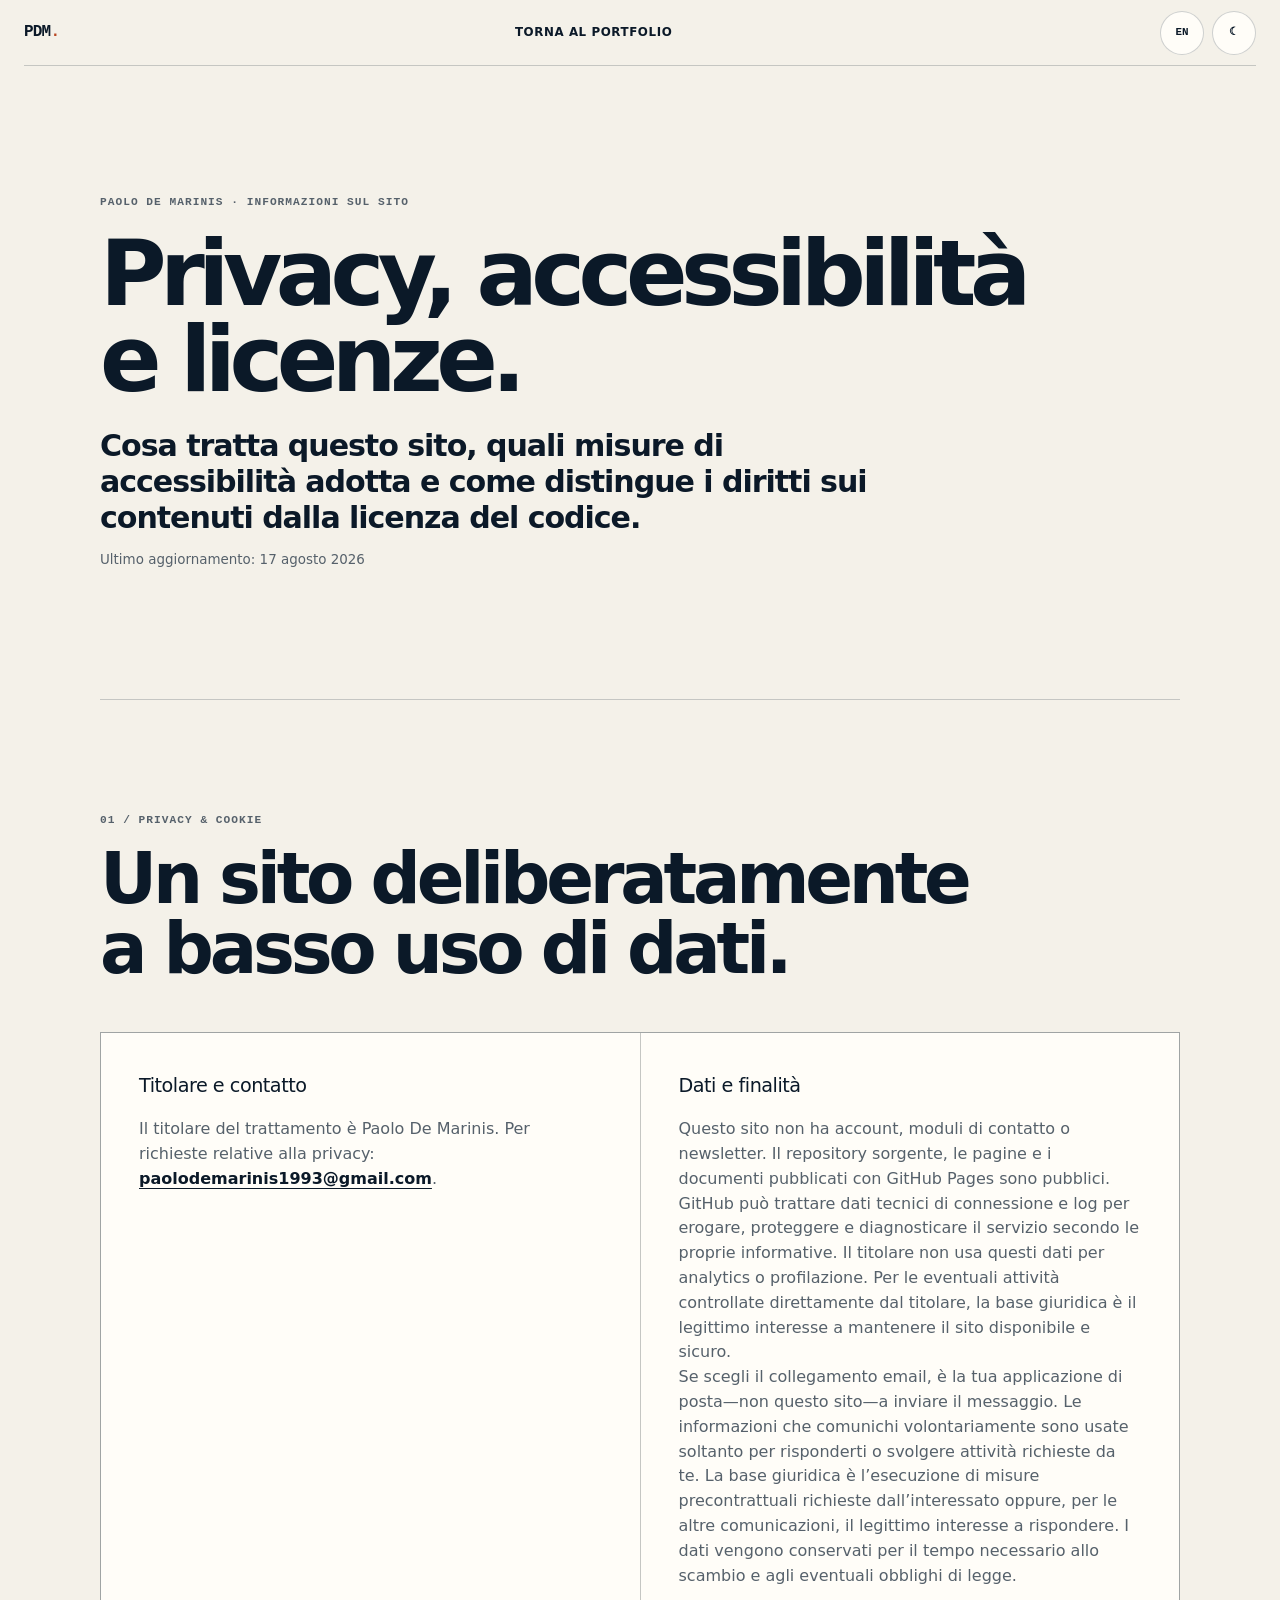
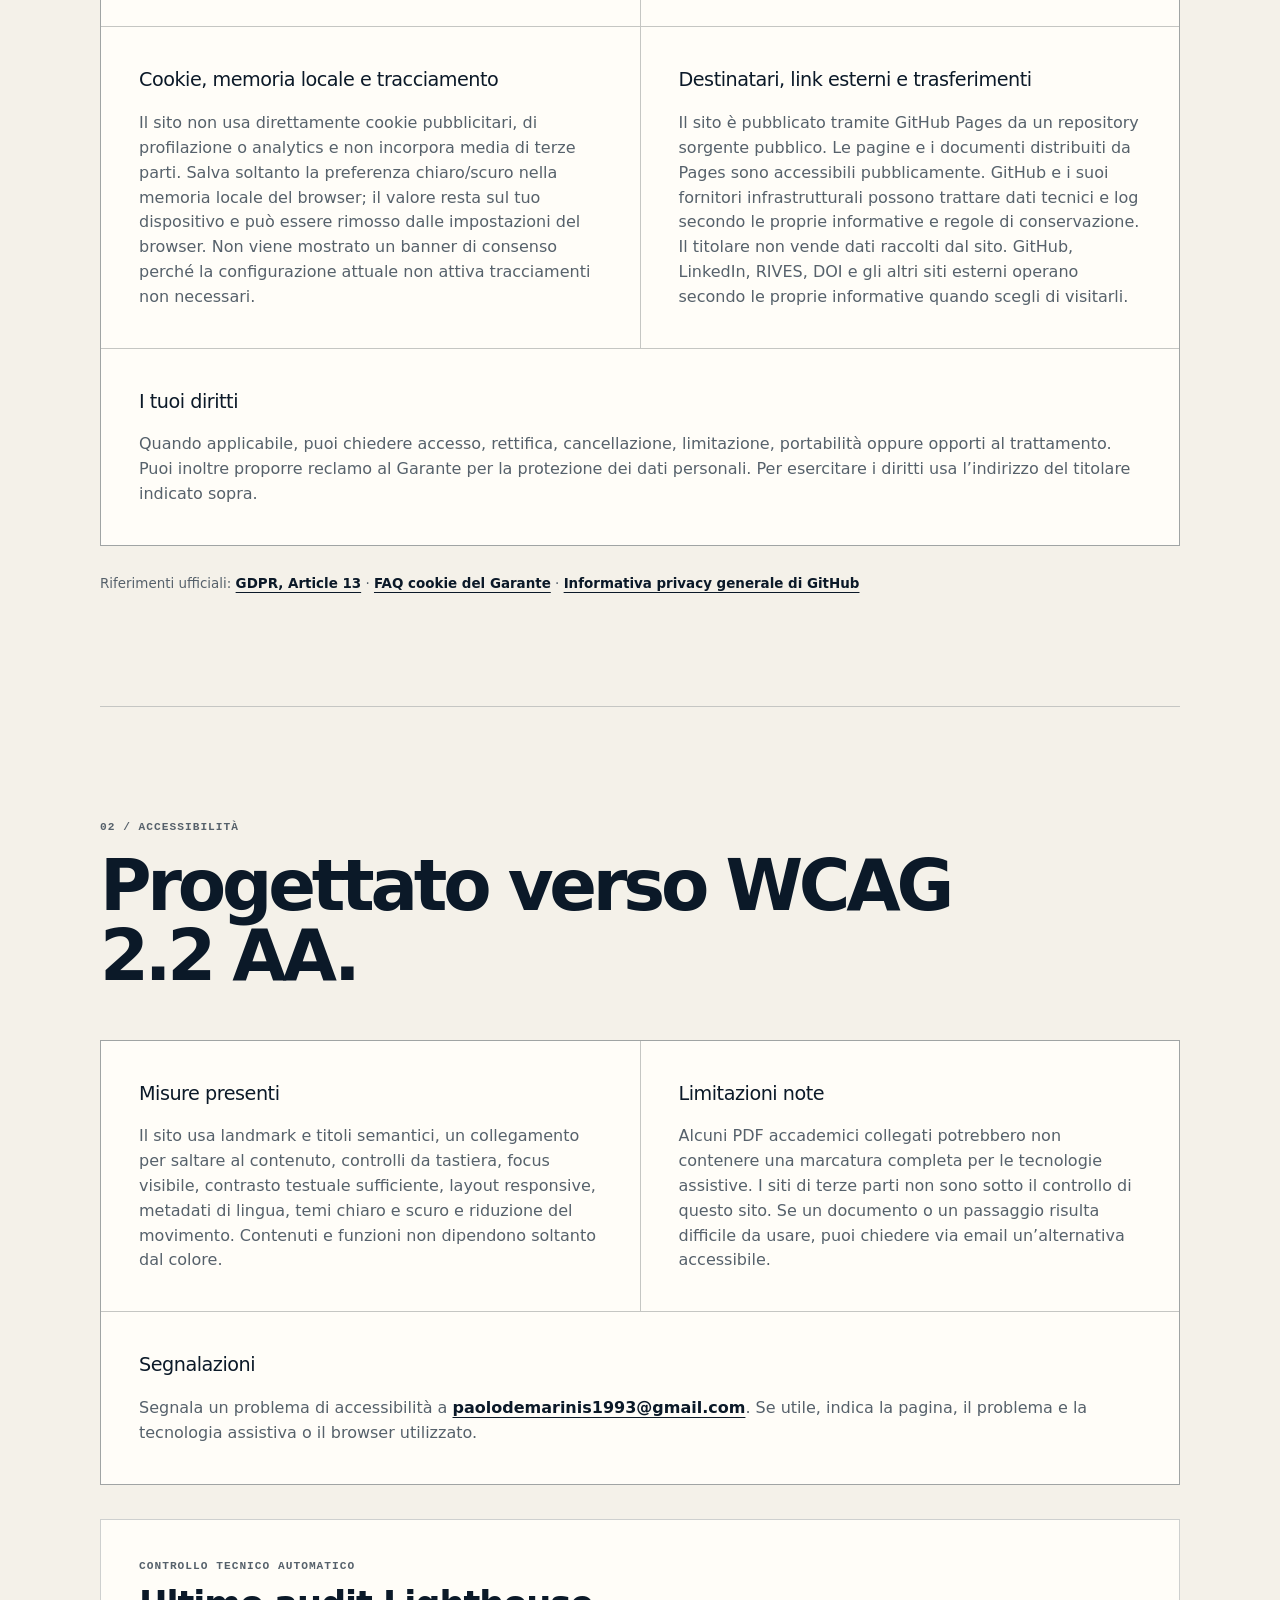
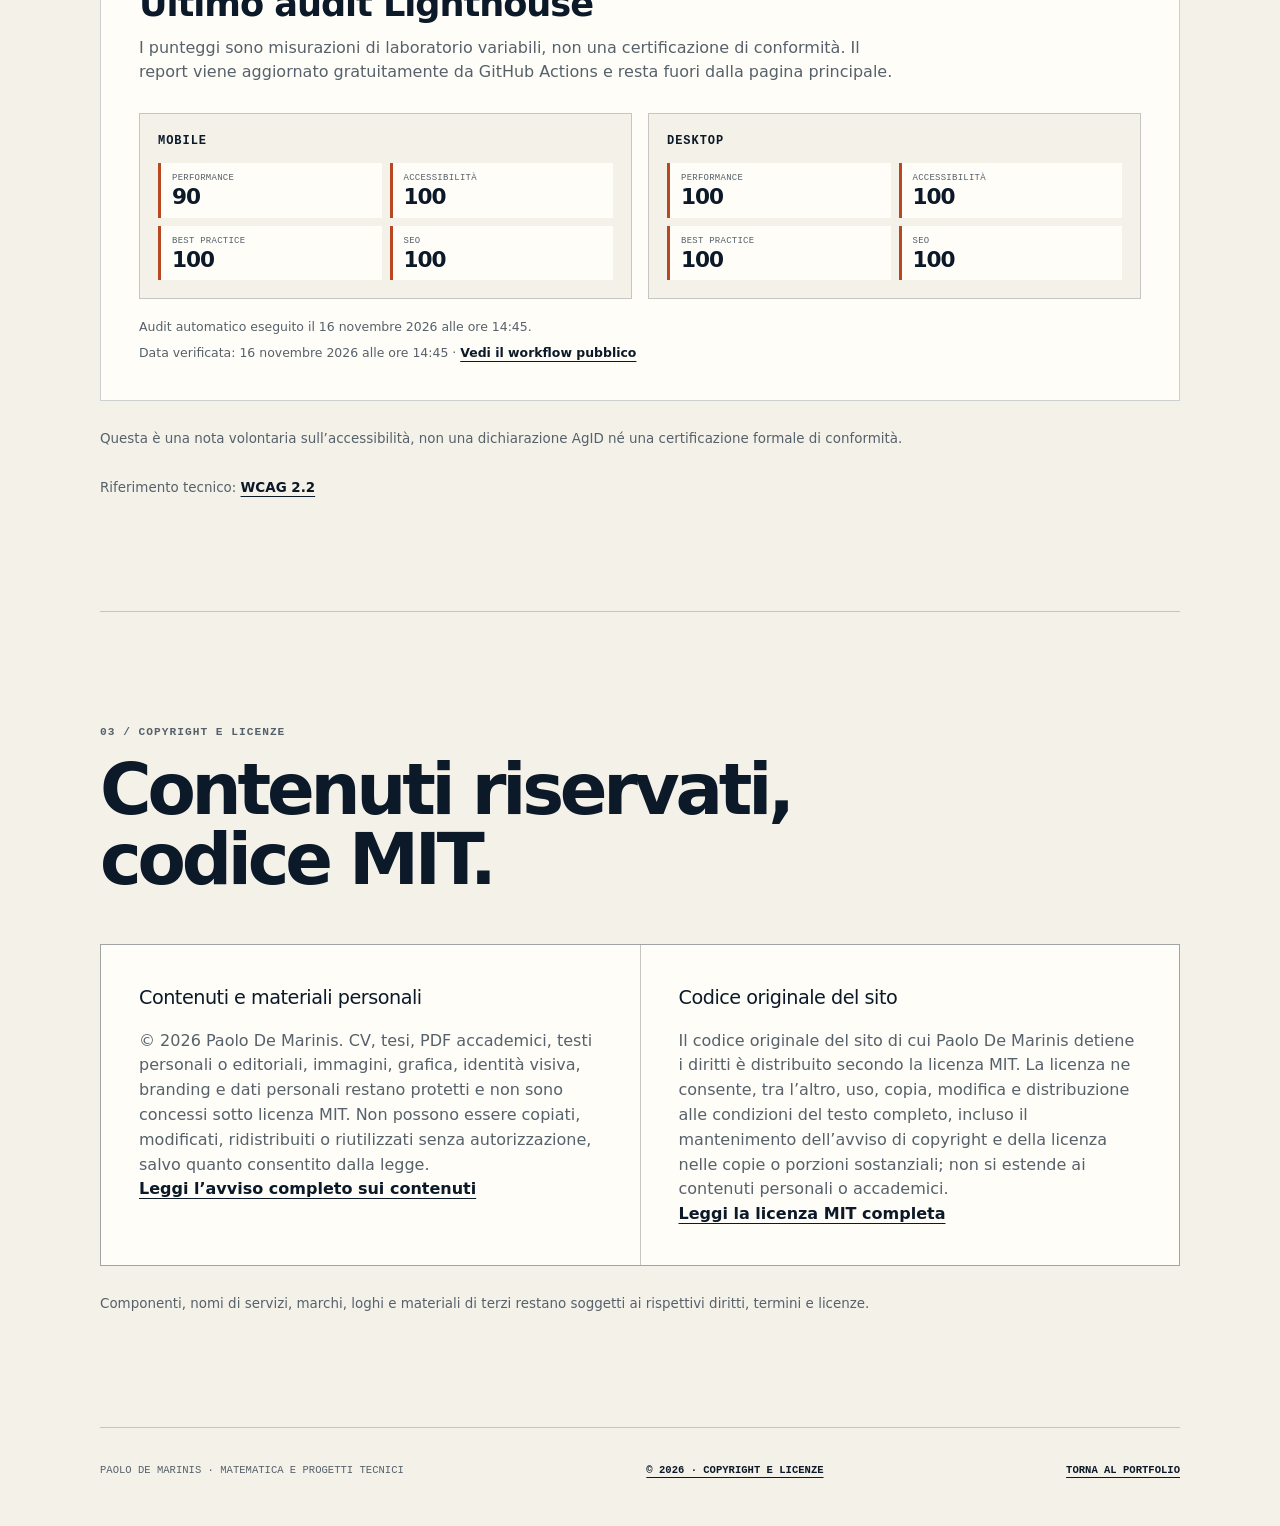
<file: informazioni/index.html>
<!DOCTYPE html>
<html lang="it">
<head>
<meta charset="utf-8">
<meta name="viewport" content="width=device-width, initial-scale=1">
<meta name="robots" content="noindex, follow">
<link rel="canonical" href="https://paolo-de-marinis.github.io/it/informazioni/">
<meta http-equiv="refresh" content="0; url=/it/informazioni/">
<title>Pagina spostata | Paolo De Marinis</title>
<script>location.replace('/it/informazioni/');</script>
</head>
<body><p>Questa pagina è stata spostata su <a href="/it/informazioni/">https://paolo-de-marinis.github.io/it/informazioni/</a></p></body>
</html>
</file>
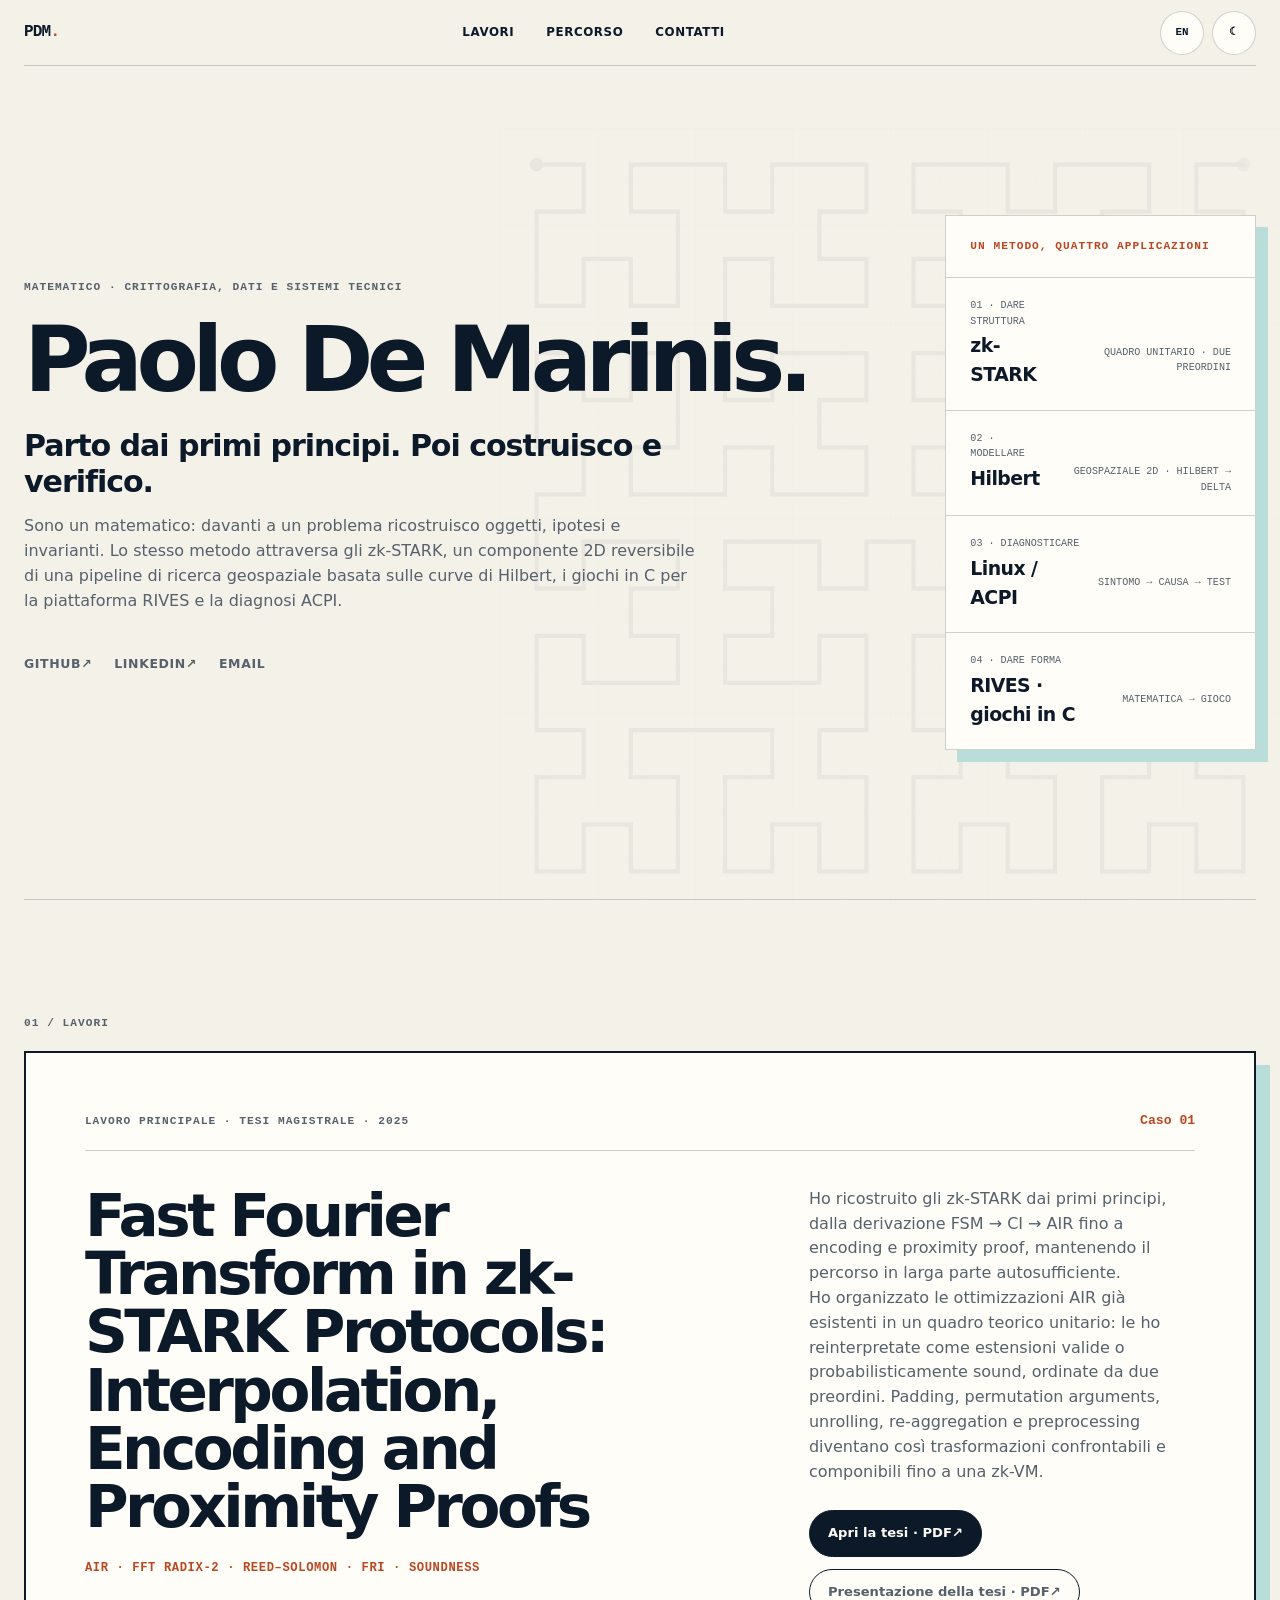
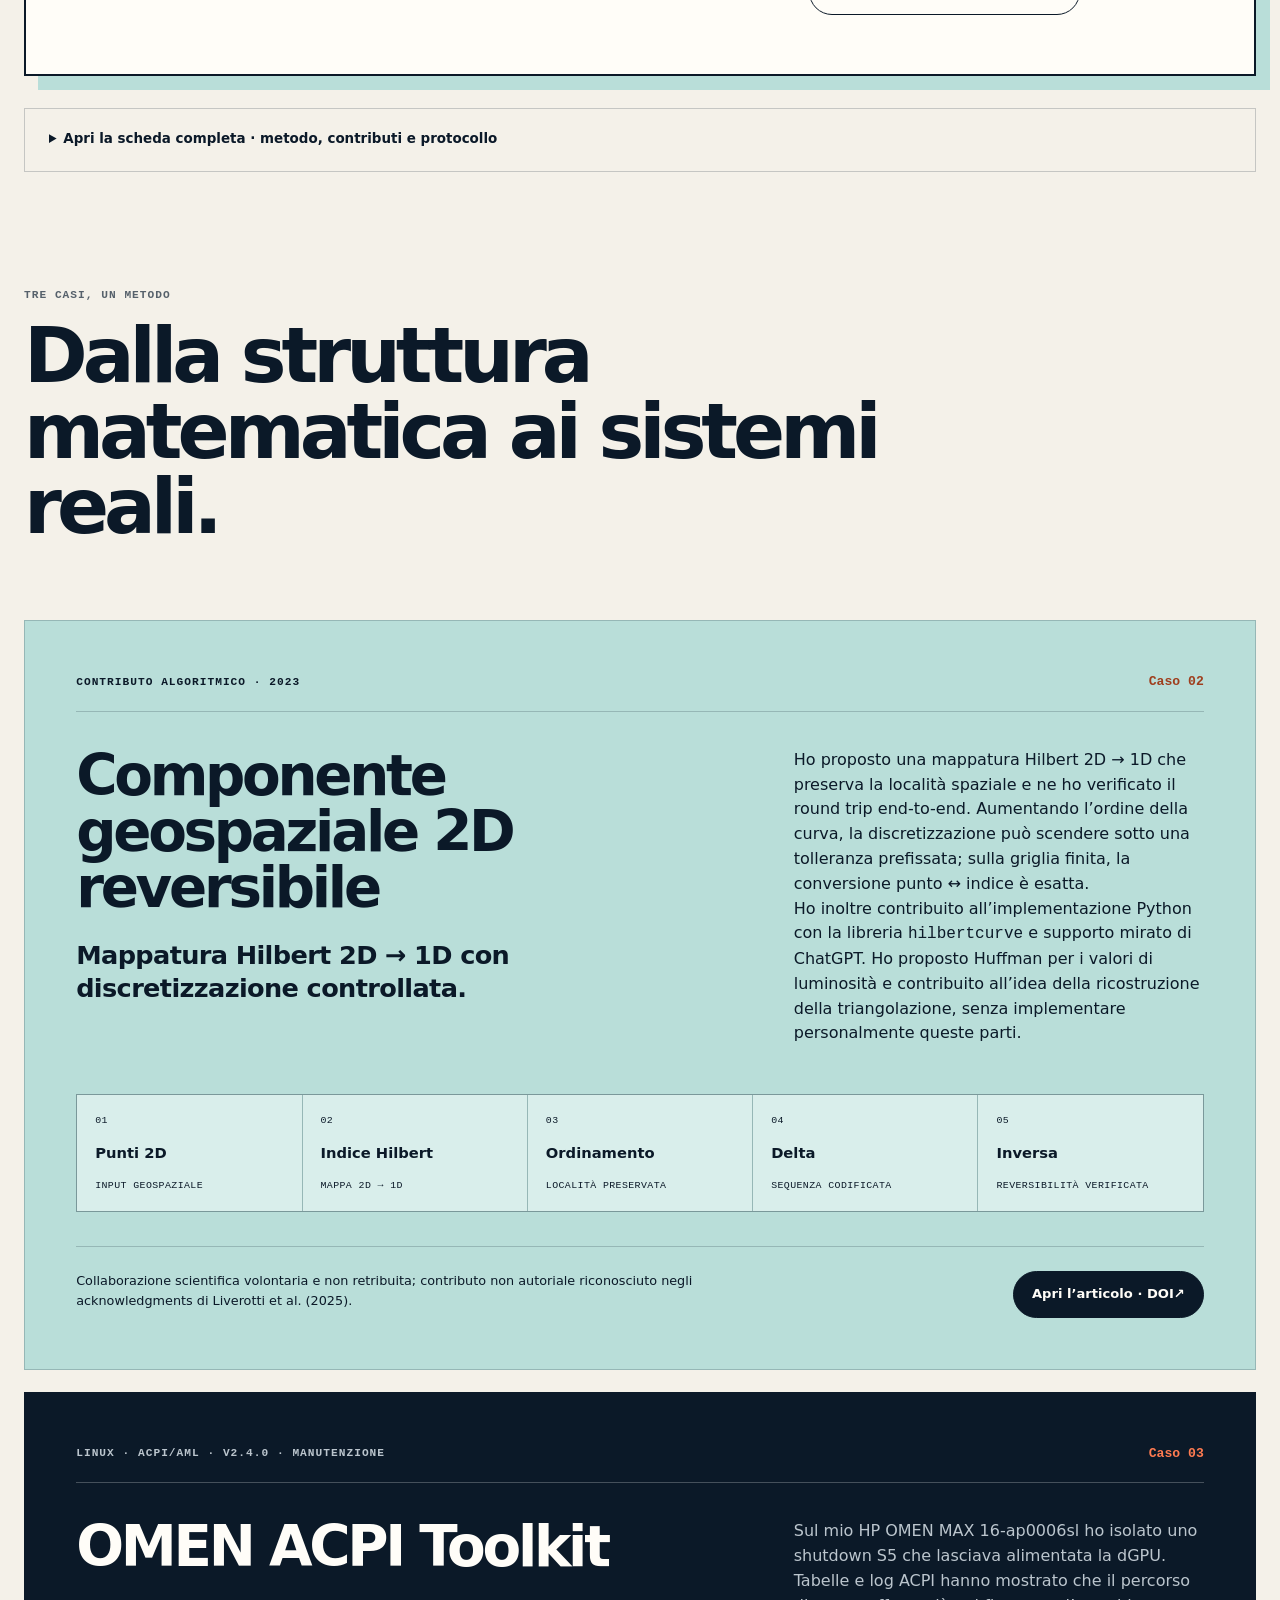
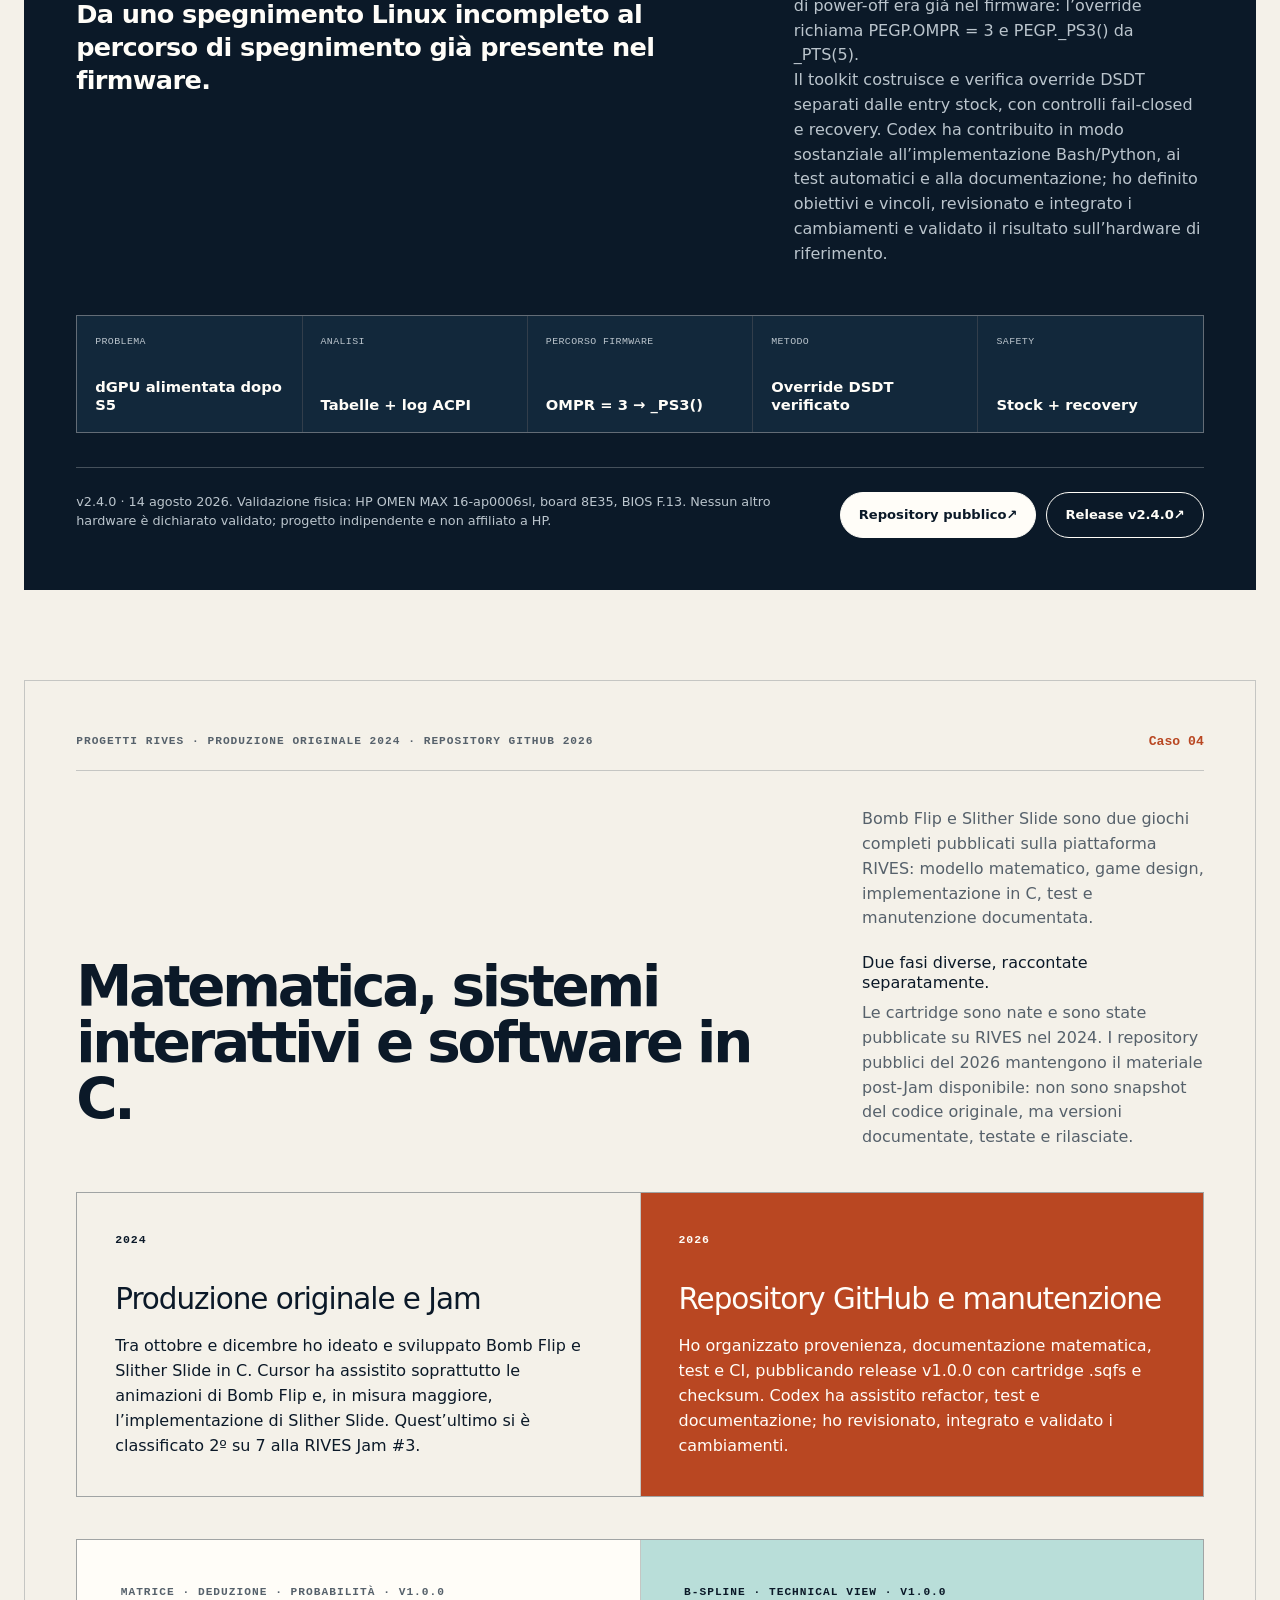
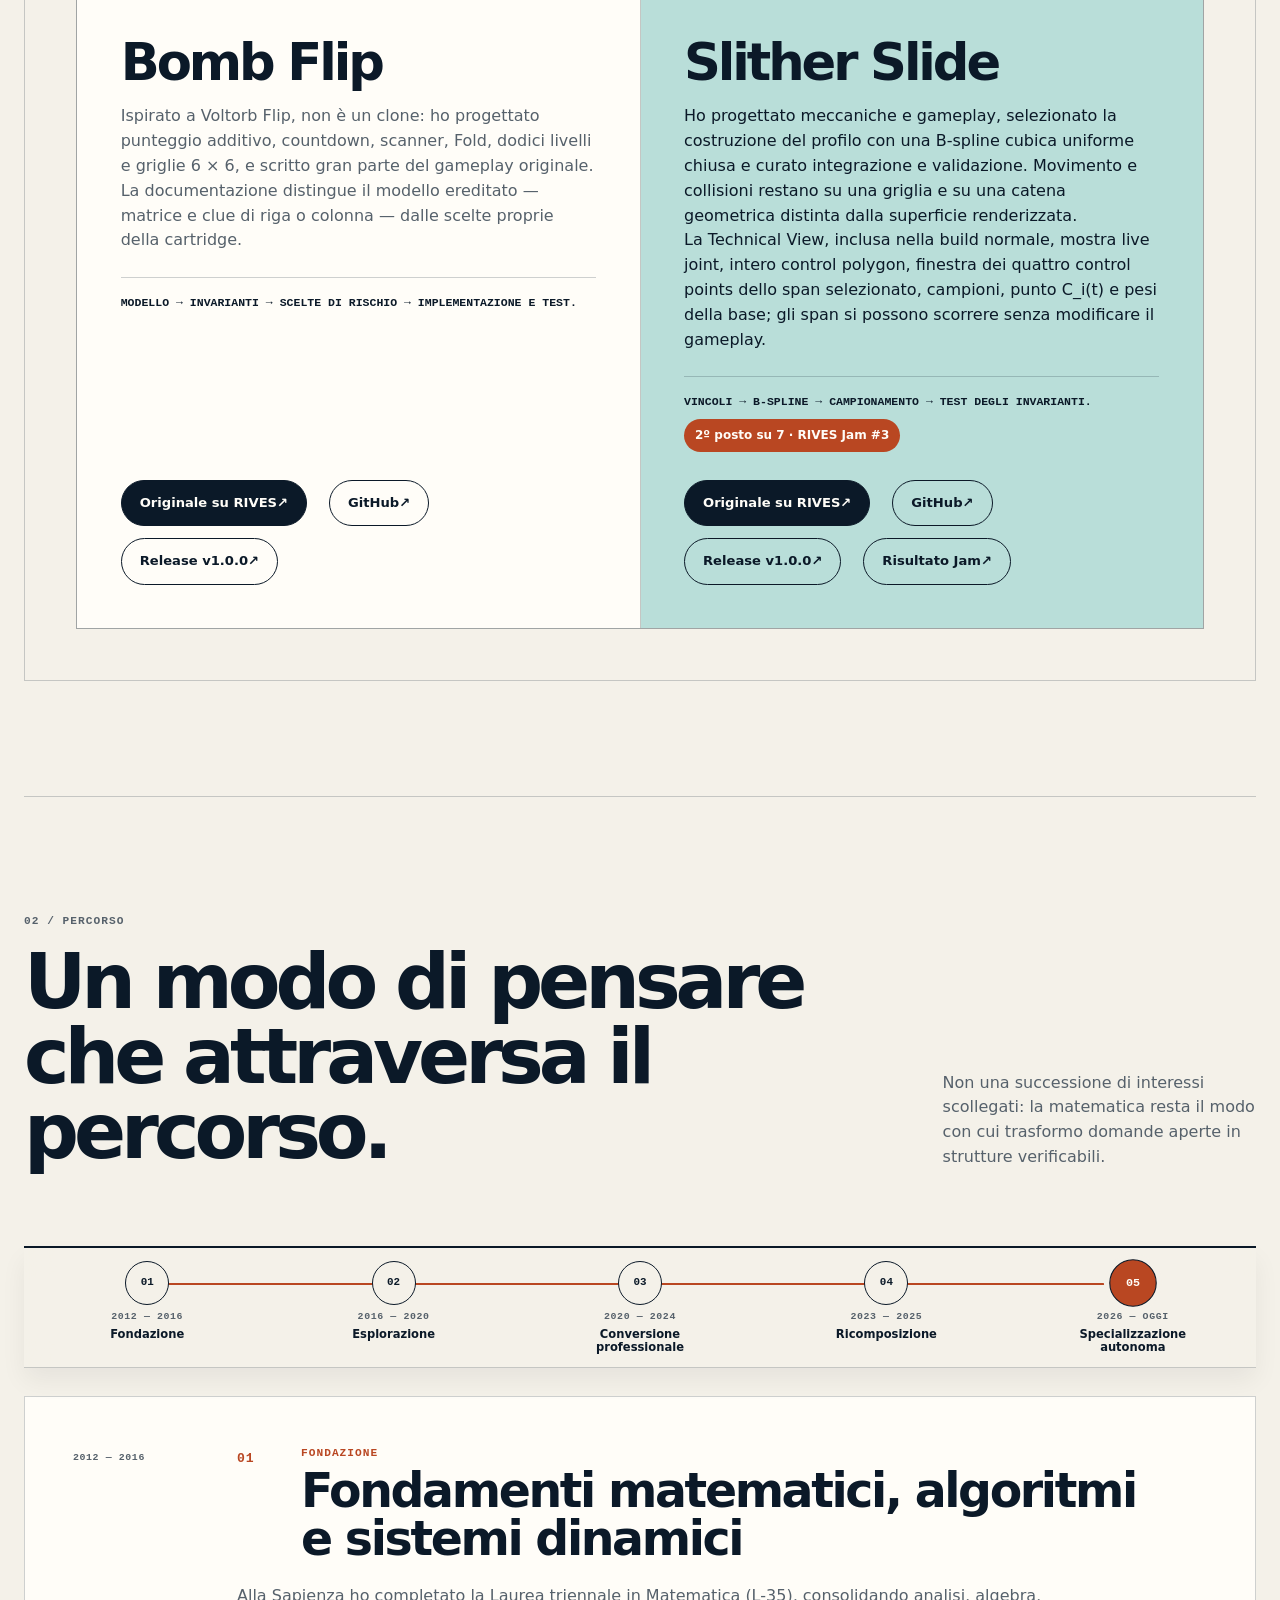
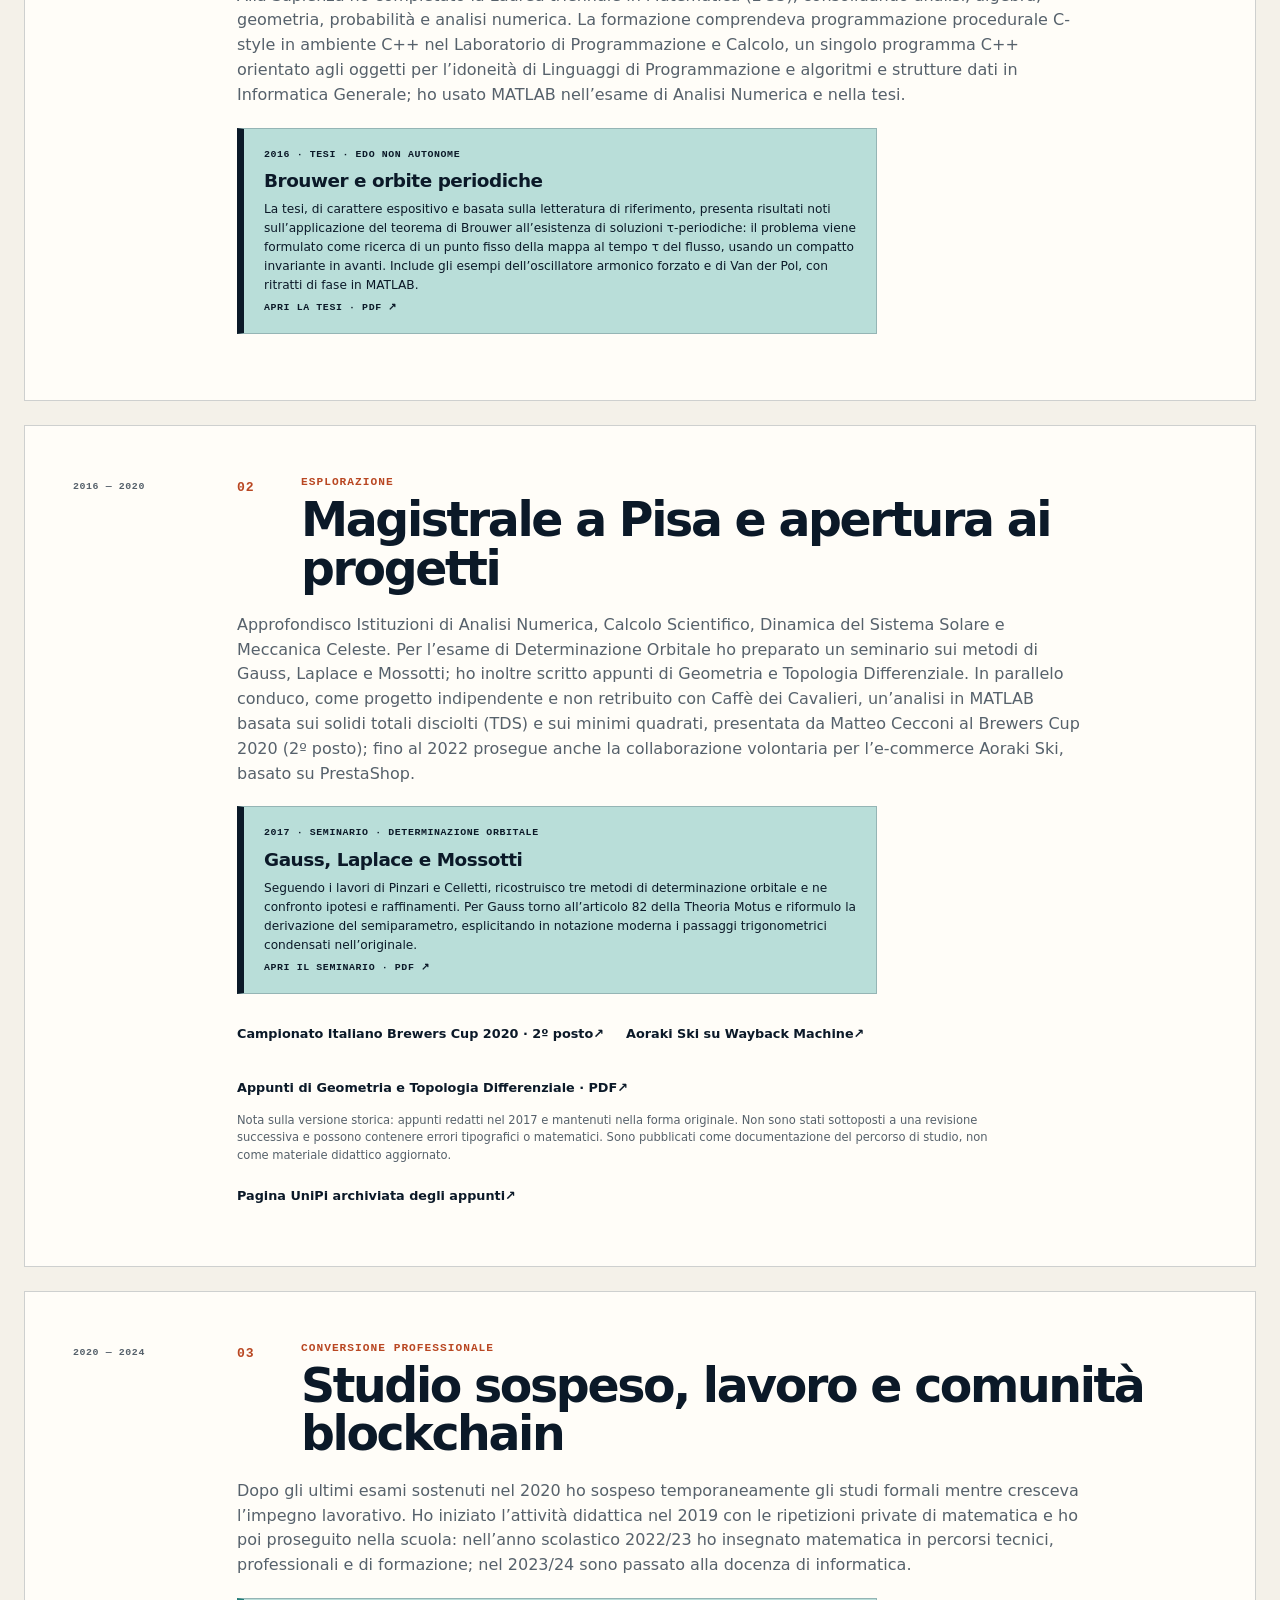
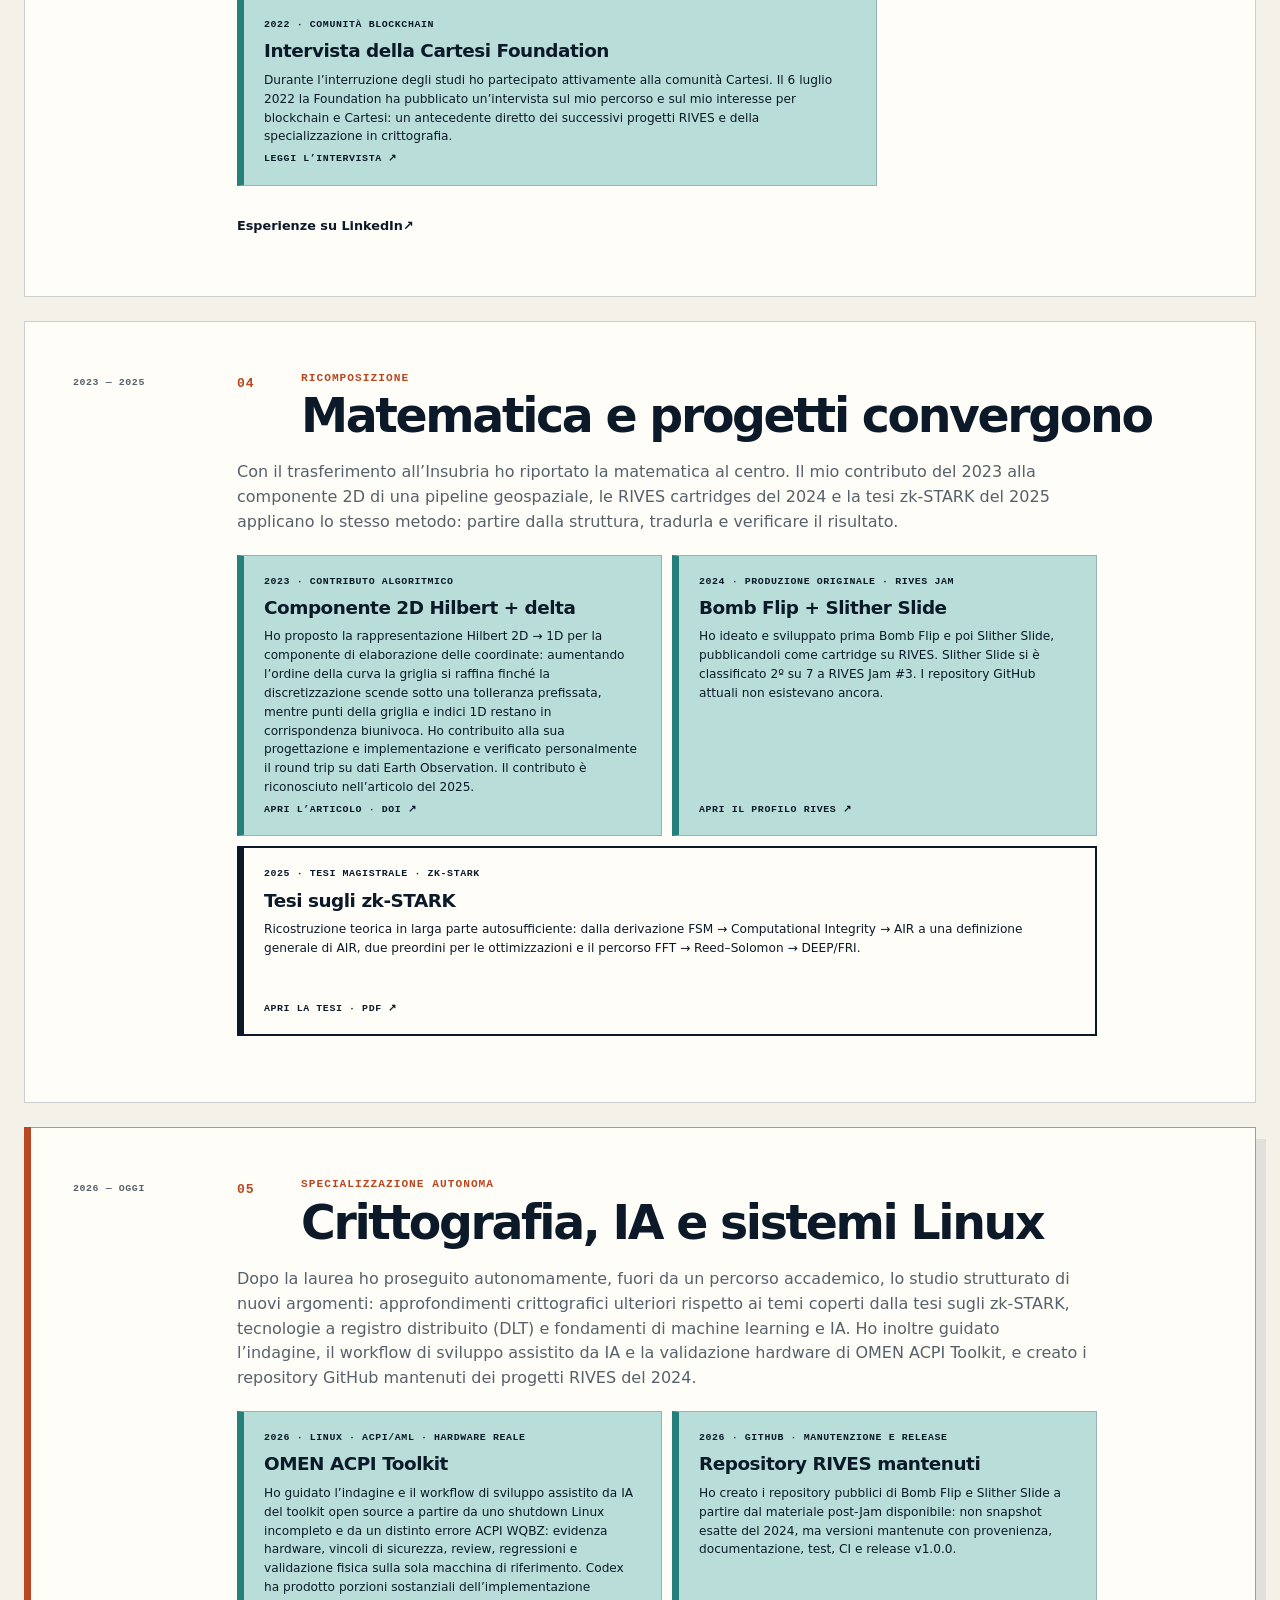
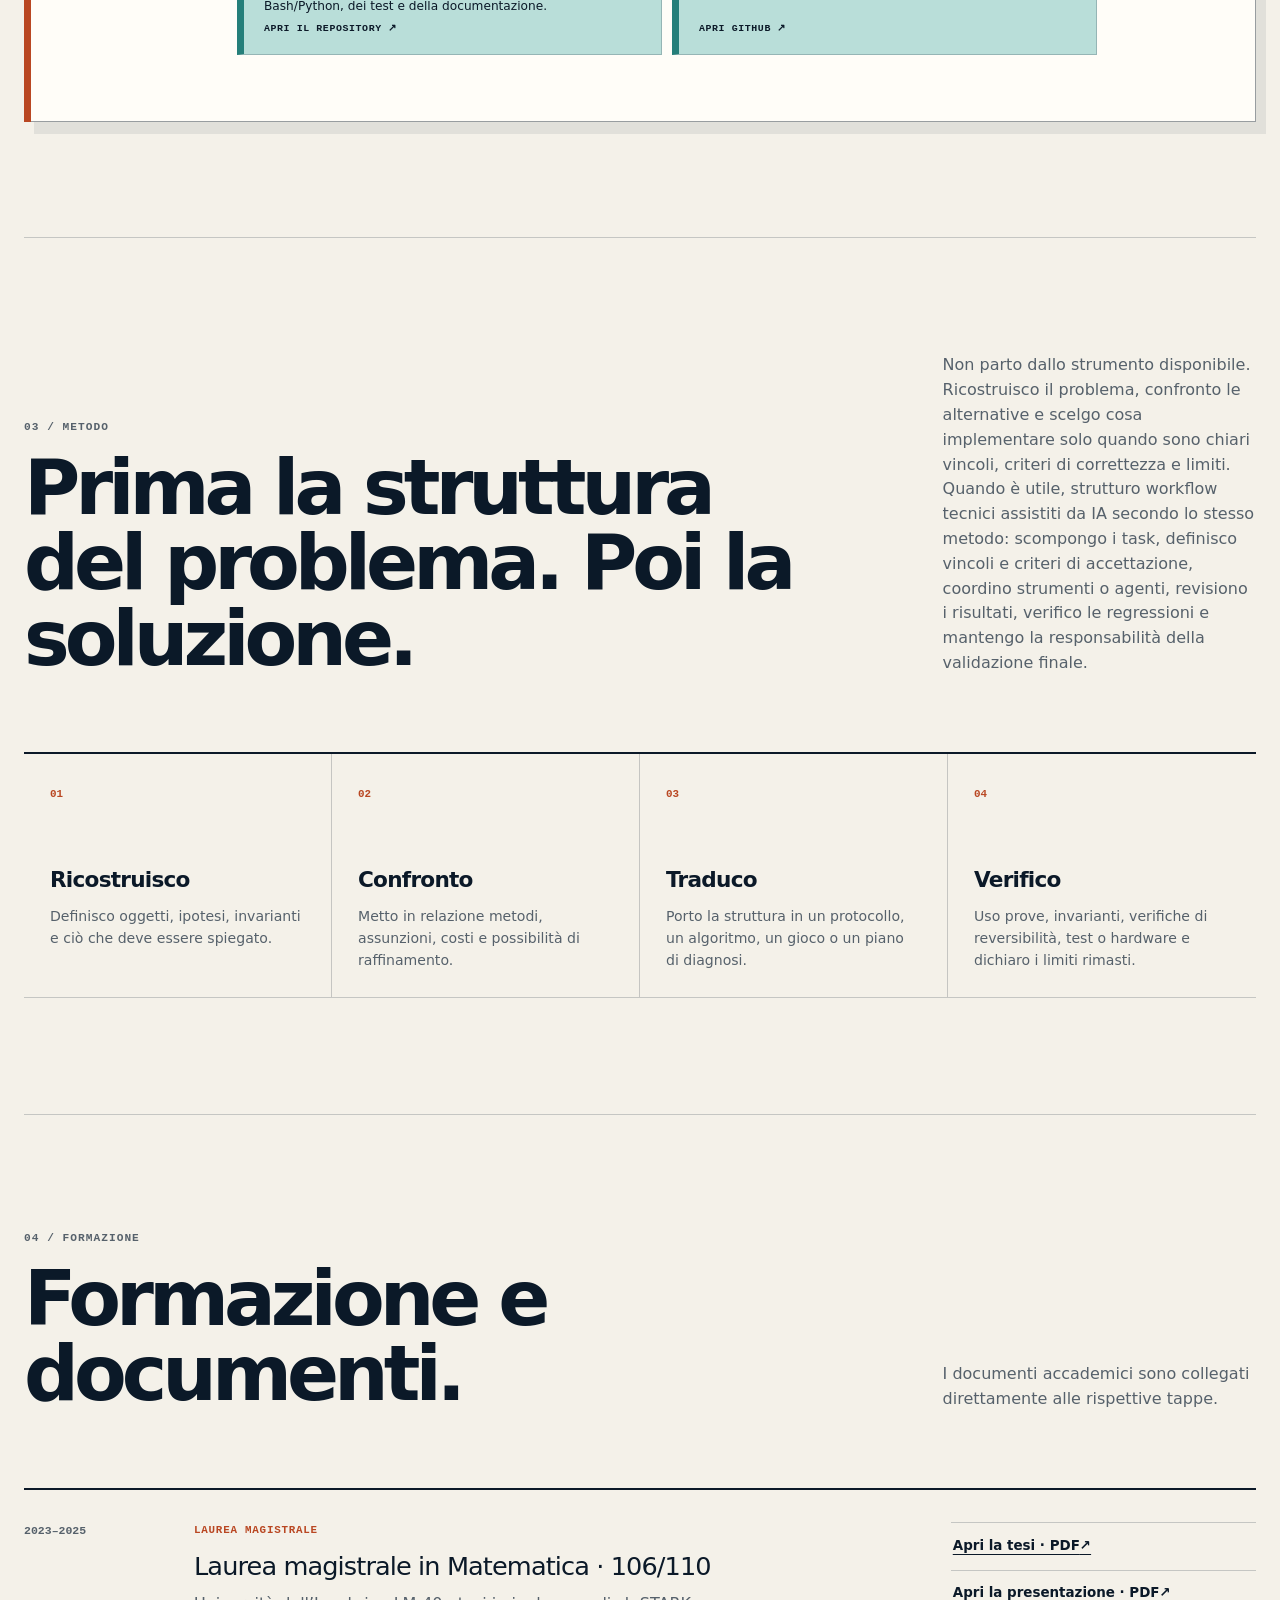
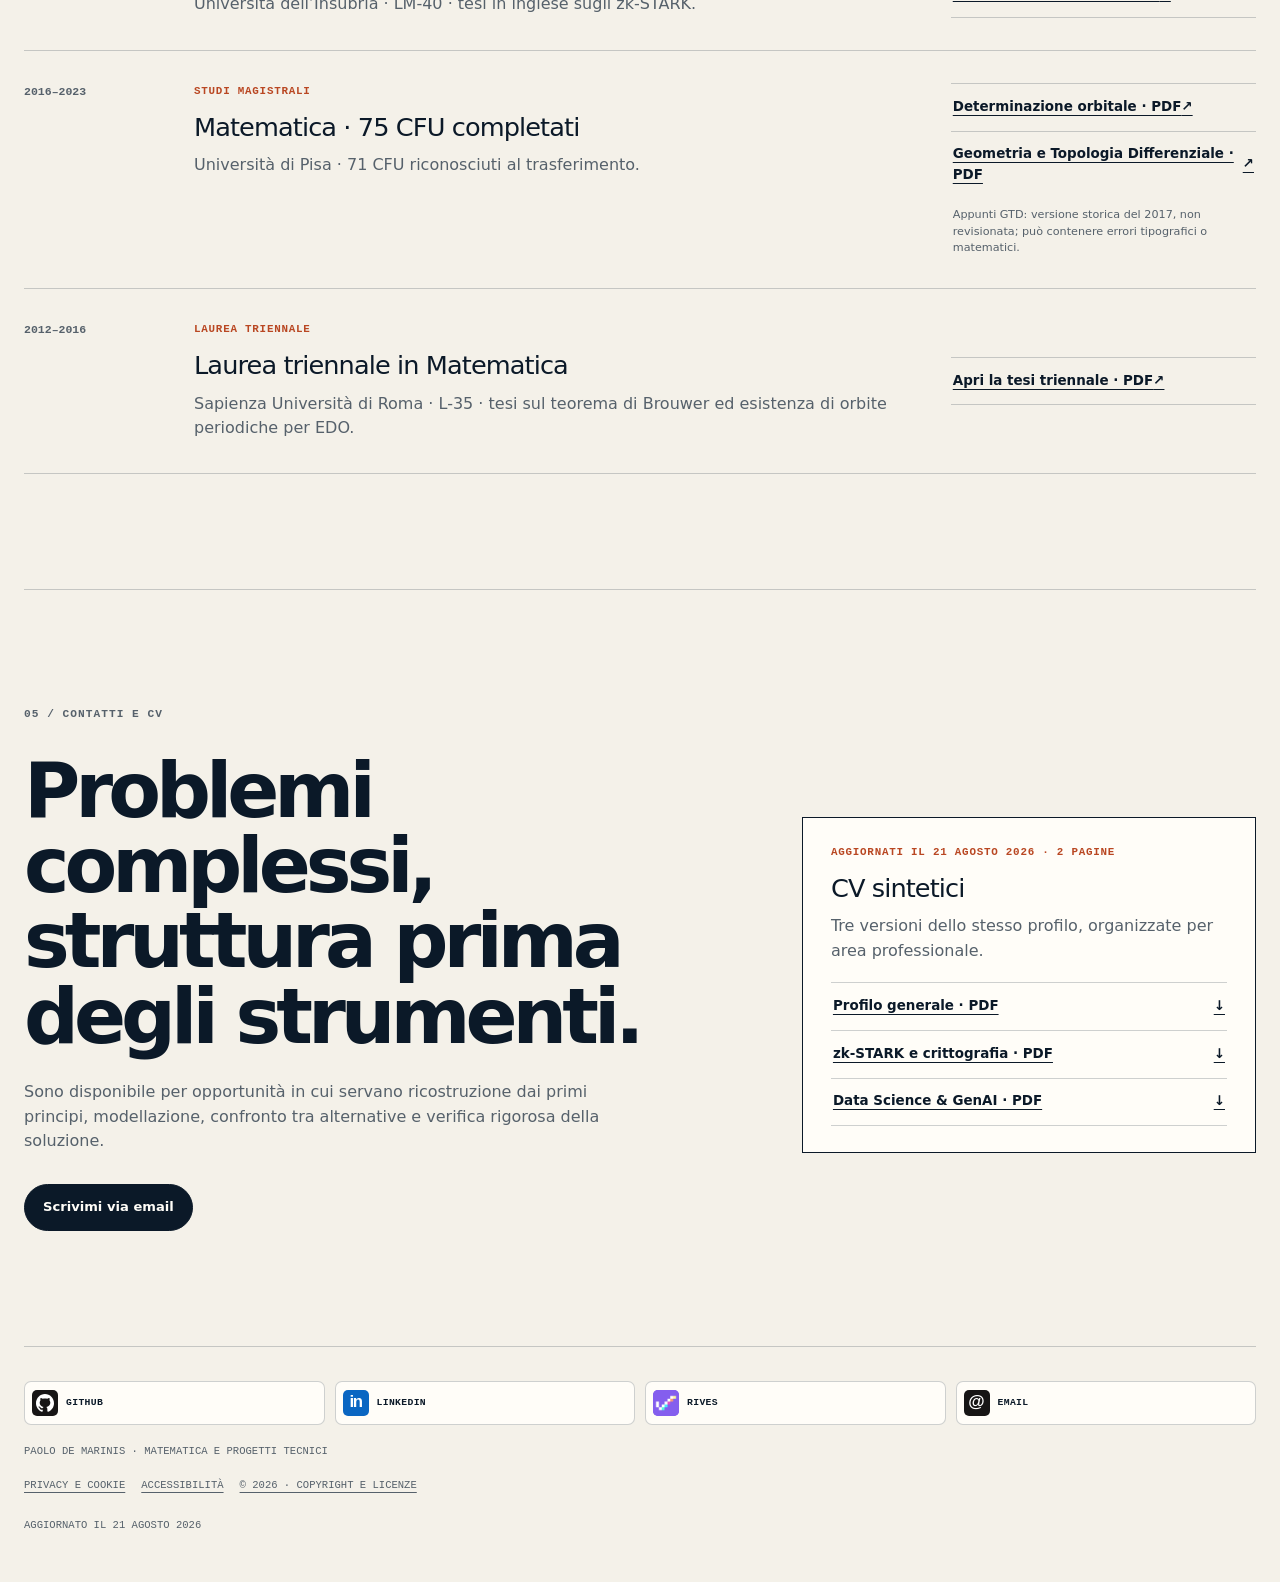
<file: it/index.html>
<!DOCTYPE html>
<html lang="it">
<head>
<meta charset="utf-8">
<meta name="viewport" content="width=device-width, initial-scale=1">
<meta name="referrer" content="no-referrer">
<meta name="robots" content="index, follow">
<title>Paolo De Marinis | Matematico</title>
<meta name="description" content="Matematico che ricostruisce problemi dai primi principi, traduce la struttura in soluzioni e ne verifica risultati e limiti, dagli zk-STARK al calcolo scientifico e ai sistemi Linux/ACPI.">
<link rel="canonical" href="https://paolo-de-marinis.github.io/it/">
<link rel="alternate" hreflang="it-IT" href="https://paolo-de-marinis.github.io/it/">
<link rel="alternate" hreflang="en" href="https://paolo-de-marinis.github.io/">
<meta property="og:title" content="Paolo De Marinis | Matematico">
<meta property="og:description" content="Dai primi principi alla soluzione verificata: zk-STARK, Hilbert, Linux/ACPI e sistemi interattivi.">
<meta property="og:url" content="https://paolo-de-marinis.github.io/it/">
<meta property="og:type" content="profile">
<meta property="og:site_name" content="Paolo De Marinis">
<meta property="og:locale" content="it_IT">
<meta property="og:locale:alternate" content="en_US">
<meta property="og:image" content="https://paolo-de-marinis.github.io/og.png">
<meta property="og:image:width" content="1734">
<meta property="og:image:height" content="907">
<meta property="og:image:alt" content="Paolo De Marinis - primi principi, matematica e verifica">
<meta name="twitter:card" content="summary_large_image">
<meta name="twitter:title" content="Paolo De Marinis | Matematico">
<meta name="twitter:description" content="Dai primi principi alla soluzione verificata: zk-STARK, Hilbert, Linux/ACPI e sistemi interattivi.">
<meta name="twitter:image" content="https://paolo-de-marinis.github.io/og.png">
<meta name="twitter:image:alt" content="Paolo De Marinis - primi principi, matematica e verifica">
<link rel="icon" href="/favicon.svg?v=2" type="image/svg+xml">
<link rel="stylesheet" href="/assets/site.css">
<script type="application/ld+json">{"@context":"https://schema.org","@type":"Person","name":"Paolo De Marinis","jobTitle":"Matematico","description":"Matematico che affronta problemi tecnico-scientifici dai primi principi, dalla formalizzazione alla verifica.","email":"mailto:paolodemarinis1993@gmail.com","sameAs":["https://www.linkedin.com/in/paolo-de-marinis-math/","https://github.com/paolo-de-marinis","https://app.rives.io/profile/0x2e092f91bc25ebd12b8b0e4df87d9d0424d6460c"],"alumniOf":["Università degli Studi dell’Insubria","Università di Pisa","Sapienza Università di Roma"],"knowsAbout":["Mathematics","zk-STARKs","Algebraic Intermediate Representations","Fast Fourier Transform","Reed-Solomon codes","FRI","Geospatial data compression","Hilbert curves","Linux","ACPI and AML","C","MATLAB","Cryptography","Distributed Ledger Technology","Quantitative Analysis","Scientific Computing","Machine Learning Foundations"],"url":"https://paolo-de-marinis.github.io/it/"}</script>
</head>
<body class="home-page">
<a class="skip-link" href="#contenuto">Salta al contenuto principale</a><header class="site-header"><a class="wordmark" href="#top" aria-label="PDM — Paolo De Marinis, inizio pagina">PDM<span>.</span></a><nav class="site-nav" aria-label="Navigazione principale"><a href="#lavori">Lavori</a><a href="#percorso">Percorso</a><a href="#contatti">Contatti</a></nav><div class="site-controls" role="group" aria-label="Lingua e tema">
<a href="/" hreflang="en" lang="en" aria-label="EN — Read in English">EN</a><button type="button" aria-label="Attiva il tema scuro" title="Tema scuro" class="theme-toggle"><span aria-hidden="true">☾</span></button>
</div></header><main id="contenuto" tabindex="-1"><section id="top" class="hero" aria-labelledby="hero-title"><div class="hero-copy">
<p class="eyebrow">Matematico · crittografia, dati e sistemi tecnici</p>
<h1 id="hero-title">Paolo De Marinis.</h1>
<p class="hero-lead">Parto dai primi principi. Poi costruisco e verifico.</p>
<p class="hero-body">Sono un matematico: davanti a un problema ricostruisco oggetti, ipotesi e invarianti. Lo stesso metodo attraversa gli zk-STARK, un componente 2D reversibile di una pipeline di ricerca geospaziale basata sulle curve di Hilbert, i giochi in C per la piattaforma RIVES e la diagnosi ACPI.</p>
<nav class="hero-links" aria-label="Contatti e profili">
<a class="" href="https://github.com/paolo-de-marinis" target="_blank" rel="noopener noreferrer">GitHub<span aria-hidden="true"> ↗</span></a><a class="" href="https://www.linkedin.com/in/paolo-de-marinis-math/" target="_blank" rel="noopener noreferrer">LinkedIn<span aria-hidden="true"> ↗</span></a><a href="mailto:paolodemarinis1993@gmail.com">Email</a>
</nav>
<nav class="mobile-project-nav" aria-label="Lavori principali"><a href="#featured-thesis">zk-STARK</a><a href="#hilbert">Hilbert</a><a href="#omen">OMEN</a><a href="#rives">RIVES</a></nav>
</div>
<aside class="proof-index" aria-label="Quattro applicazioni dello stesso metodo"><p class="card-kicker">Un metodo, quattro applicazioni</p>
<a href="#featured-thesis"><span>01 · dare struttura</span><strong>zk-STARK</strong><small>Quadro unitario · due preordini</small></a><a href="#hilbert"><span>02 · modellare</span><strong>Hilbert</strong><small>Geospaziale 2D · Hilbert → delta</small></a><a href="#omen"><span>03 · diagnosticare</span><strong>Linux / ACPI</strong><small>Sintomo → causa → test</small></a><a href="#rives"><span>04 · dare forma</span><strong>RIVES · giochi in C</strong><small>Matematica → gioco</small></a></aside></section><section id="lavori" class="section work-section"><p class="section-index work-index">01 / Lavori</p>
<article id="featured-thesis" class="featured-thesis" aria-labelledby="featured-thesis-title"><div class="case-header featured-thesis-header">
<p class="project-type">Lavoro principale · tesi magistrale · 2025</p>
<span class="case-number">Caso 01</span>
</div>
<div>
<h2 id="featured-thesis-title">Fast Fourier Transform in zk-STARK Protocols: Interpolation, Encoding and Proximity Proofs</h2>
<p class="featured-thesis-tags">AIR · FFT radix-2 · Reed–Solomon · FRI · soundness</p>
</div>
<div class="featured-thesis-copy">
<p>Ho ricostruito gli zk-STARK dai primi principi, dalla derivazione FSM → CI → AIR fino a encoding e proximity proof, mantenendo il percorso in larga parte autosufficiente.</p>
<p>Ho organizzato le ottimizzazioni AIR già esistenti in un quadro teorico unitario: le ho reinterpretate come estensioni valide o probabilisticamente sound, ordinate da due preordini. Padding, permutation arguments, unrolling, re-aggregation e preprocessing diventano così trasformazioni confrontabili e componibili fino a una zk-VM.</p>
<div class="hero-actions">
<a class="button button-primary" href="/documents/paolo-de-marinis-msc-thesis-zkstarks.pdf" target="_blank" rel="noopener noreferrer">Apri la tesi · PDF<span aria-hidden="true"> ↗</span></a><a class="button button-secondary" href="/documents/paolo-de-marinis-msc-thesis-presentation.pdf" target="_blank" rel="noopener noreferrer">Presentazione della tesi · PDF<span aria-hidden="true"> ↗</span></a>
</div>
</div></article><details class="thesis-detail"><summary id="tesi">Apri la scheda completa · metodo, contributi e protocollo</summary><article class="case-study case-thesis"><div class="case-header">
<p class="project-type">Tesi magistrale · 2025 · lavoro principale</p>
<span class="case-number">Caso 01</span>
</div>
<div class="case-grid">
<div>
<h3>Fast Fourier Transform in zk-STARK Protocols: Interpolation, Encoding and Proximity Proofs</h3>
<p class="case-lead">Ho ricostruito gli zk-STARK dai primi principi prima di organizzare protocollo, ottimizzazioni e prove.</p>
</div>
<div class="case-body">
<p>Sono partito da una difficoltà precisa: la letteratura usa formalismi AIR non uniformi e raramente ricostruisce l’intero percorso. Riprendendo e ampliando idee già presentate in forma più intuitiva nella letteratura, ho formalizzato il passaggio da macchina a stati finiti a Computational Integrity e AIR e ne ho dimostrato l’equivalenza logica. Su questa base ho proposto una definizione generale che unifica formulazioni della letteratura e un framework a due preordini per confrontare e comporre estensioni valide o probabilisticamente sound.</p>
<p>Ho applicato il framework per analizzare e reinterpretare sistematicamente ottimizzazioni già note. In particolare, la tesi formalizza i permutation arguments presenti in letteratura come trasformazioni che, mediante colonne ausiliarie e un running-product argument, convertono vincoli non locali indicizzati da una permutazione in vincoli locali rispetto allo shift della traccia, con soundness probabilistica. Padding, unrolling, re-aggregation e preprocessing possono quindi essere classificati e composti fino alla costruzione di una zk-VM.</p>
<p>Ho infine ricostruito, a partire dalla letteratura, il protocollo attraverso FFT, codifica Reed-Solomon, DEEP e FRI, con analisi di complessità e soundness, distinguendo risultati dimostrati, assunzioni e limiti del lavoro.</p>
</div>
</div>
<div class="protocol-map" role="group" aria-label="Struttura concettuale della tesi">
<div>
<span>Formalizzazione</span><strong>FSM</strong>
</div>
<i aria-hidden="true">→</i><div>
<span>Statement</span><strong>CI</strong>
</div>
<i aria-hidden="true">→</i><div>
<span>Vincoli</span><strong>AIR</strong>
</div>
<i aria-hidden="true">→</i><div>
<span>Encoding</span><strong>Reed–Solomon</strong>
</div>
<i aria-hidden="true">→</i><div>
<span>Proximity</span><strong>DEEP + FRI</strong>
</div>
</div>
<div class="case-footer"><p>Università dell’Insubria · 106/110 · relatori Marco Donatelli e Alberto Trombetta</p></div></article></details><div class="section-heading applied-heading">
<p class="section-index">Tre casi, un metodo</p>
<h2>Dalla struttura matematica ai sistemi reali.</h2>
</div>
<article id="hilbert" class="case-study case-hilbert"><div class="case-header">
<p class="project-type">Contributo algoritmico · 2023</p>
<span class="case-number">Caso 02</span>
</div>
<div class="case-grid">
<div>
<h3>Componente geospaziale 2D reversibile</h3>
<p class="case-lead">Mappatura Hilbert 2D → 1D con discretizzazione controllata.</p>
</div>
<div class="case-body">
<p>Ho proposto una mappatura Hilbert 2D → 1D che preserva la località spaziale e ne ho verificato il round trip end-to-end. Aumentando l’ordine della curva, la discretizzazione può scendere sotto una tolleranza prefissata; sulla griglia finita, la conversione punto ↔ indice è esatta.</p>
<p>Ho inoltre contribuito all’implementazione Python con la libreria <code>hilbertcurve</code> e supporto mirato di ChatGPT. Ho proposto Huffman per i valori di luminosità e contribuito all’idea della ricostruzione della triangolazione, senza implementare personalmente queste parti.</p>
</div>
</div>
<ol class="pipeline">
<li>
<span>01</span><strong>Punti 2D</strong><small>Input geospaziale</small>
</li>
<li>
<span>02</span><strong>Indice Hilbert</strong><small>Mappa 2D → 1D</small>
</li>
<li>
<span>03</span><strong>Ordinamento</strong><small>Località preservata</small>
</li>
<li>
<span>04</span><strong>Delta</strong><small>Sequenza codificata</small>
</li>
<li>
<span>05</span><strong>Inversa</strong><small>Reversibilità verificata</small>
</li>
</ol>
<div class="case-footer">
<p>Collaborazione scientifica volontaria e non retribuita; contributo non autoriale riconosciuto negli acknowledgments di Liverotti et al. (2025).</p>
<a class="button button-primary" href="https://doi.org/10.1002/nme.70064" target="_blank" rel="noopener noreferrer">Apri l’articolo · DOI<span aria-hidden="true"> ↗</span></a>
</div></article><article id="omen" class="case-study case-omen"><div class="case-header">
<p class="project-type">Linux · ACPI/AML · v2.4.0 · manutenzione</p>
<span class="case-number">Caso 03</span>
</div>
<div class="case-grid">
<div>
<h3>OMEN ACPI Toolkit</h3>
<p class="case-lead">Da uno spegnimento Linux incompleto al percorso di spegnimento già presente nel firmware.</p>
</div>
<div class="case-body">
<p>Sul mio HP OMEN MAX 16-ap0006sl ho isolato uno shutdown S5 che lasciava alimentata la dGPU. Tabelle e log ACPI hanno mostrato che il percorso di power-off era già nel firmware: l’override richiama PEGP.OMPR = 3 e PEGP._PS3() da _PTS(5).</p>
<p>Il toolkit costruisce e verifica override DSDT separati dalle entry stock, con controlli fail-closed e recovery. Codex ha contribuito in modo sostanziale all’implementazione Bash/Python, ai test automatici e alla documentazione; ho definito obiettivi e vincoli, revisionato e integrato i cambiamenti e validato il risultato sull’hardware di riferimento.</p>
</div>
</div>
<ol class="diagnostic-flow">
<li>
<span>Problema</span><strong>dGPU alimentata dopo S5</strong>
</li>
<li>
<span>Analisi</span><strong>Tabelle + log ACPI</strong>
</li>
<li>
<span>Percorso firmware</span><strong>OMPR = 3 → _PS3()</strong>
</li>
<li>
<span>Metodo</span><strong>Override DSDT verificato</strong>
</li>
<li>
<span>Safety</span><strong>Stock + recovery</strong>
</li>
</ol>
<div class="case-footer">
<p>v2.4.0 · 14 agosto 2026. Validazione fisica: HP OMEN MAX 16-ap0006sl, board 8E35, BIOS F.13. Nessun altro hardware è dichiarato validato; progetto indipendente e non affiliato a HP.</p>
<div>
<a class="button button-primary" href="https://github.com/paolo-de-marinis/omen-acpi" target="_blank" rel="noopener noreferrer">Repository pubblico<span aria-hidden="true"> ↗</span></a><a class="button button-secondary" href="https://github.com/paolo-de-marinis/omen-acpi/releases/tag/v2.4.0" target="_blank" rel="noopener noreferrer">Release v2.4.0<span aria-hidden="true"> ↗</span></a>
</div>
</div></article><div id="rives" class="rives-subsection"><article class="rives-study"><div class="case-header">
<p class="project-type">Progetti RIVES · produzione originale 2024 · repository GitHub 2026</p>
<span class="case-number">Caso 04</span>
</div>
<div class="rives-heading">
<h3>Matematica, sistemi interattivi e software in C.</h3>
<div class="rives-intro-copy">
<p>Bomb Flip e Slither Slide sono due giochi completi pubblicati sulla piattaforma RIVES: modello matematico, game design, implementazione in C, test e manutenzione documentata.</p>
<div>
<h4>Due fasi diverse, raccontate separatamente.</h4>
<p>Le cartridge sono nate e sono state pubblicate su RIVES nel 2024. I repository pubblici del 2026 mantengono il materiale post-Jam disponibile: non sono snapshot del codice originale, ma versioni documentate, testate e rilasciate.</p>
</div>
</div>
</div>
<div class="rives-phases" role="group" aria-label="Fasi dei progetti RIVES">
<article><time datetime="2024">2024</time><h4>Produzione originale e Jam</h4>
<p>Tra ottobre e dicembre ho ideato e sviluppato Bomb Flip e Slither Slide in C. Cursor ha assistito soprattutto le animazioni di Bomb Flip e, in misura maggiore, l’implementazione di Slither Slide. Quest’ultimo si è classificato 2º su 7 alla RIVES Jam #3.</p></article><article><time datetime="2026">2026</time><h4>Repository GitHub e manutenzione</h4>
<p>Ho organizzato provenienza, documentazione matematica, test e CI, pubblicando release v1.0.0 con cartridge .sqfs e checksum. Codex ha assistito refactor, test e documentazione; ho revisionato, integrato e validato i cambiamenti.</p></article>
</div>
<div class="rives-grid">
<section aria-labelledby="bomb-title"><p class="project-type">Matrice · deduzione · probabilità · v1.0.0</p>
<h4 id="bomb-title">Bomb Flip</h4>
<p>Ispirato a Voltorb Flip, non è un clone: ho progettato punteggio additivo, countdown, scanner, Fold, dodici livelli e griglie 6 × 6, e scritto gran parte del gameplay originale. La documentazione distingue il modello ereditato — matrice e clue di riga o colonna — dalle scelte proprie della cartridge.</p>
<p class="case-proof">Modello → invarianti → scelte di rischio → implementazione e test.</p>
<div class="card-links">
<a class="button button-primary" href="https://app.rives.io/cartridges/5932d82f5827" target="_blank" rel="noopener noreferrer">Originale su RIVES<span aria-hidden="true"> ↗</span></a><a class="button button-secondary" href="https://github.com/paolo-de-marinis/bomb-flip" target="_blank" rel="noopener noreferrer">GitHub<span aria-hidden="true"> ↗</span></a><a class="button button-secondary" href="https://github.com/paolo-de-marinis/bomb-flip/releases/tag/v1.0.0" target="_blank" rel="noopener noreferrer">Release v1.0.0<span aria-hidden="true"> ↗</span></a>
</div></section><section aria-labelledby="slither-title"><p class="project-type">B-spline · Technical View · v1.0.0</p>
<h4 id="slither-title">Slither Slide</h4>
<p>Ho progettato meccaniche e gameplay, selezionato la costruzione del profilo con una B-spline cubica uniforme chiusa e curato integrazione e validazione. Movimento e collisioni restano su una griglia e su una catena geometrica distinta dalla superficie renderizzata.</p>
<p>La Technical View, inclusa nella build normale, mostra live joint, intero control polygon, finestra dei quattro control points dello span selezionato, campioni, punto C_i(t) e pesi della base; gli span si possono scorrere senza modificare il gameplay.</p>
<p class="case-proof">Vincoli → B-spline → campionamento → test degli invarianti.</p>
<p class="result">2º posto su 7 · RIVES Jam #3</p>
<div class="card-links">
<a class="button button-primary" href="https://app.rives.io/cartridges/7654435bf067" target="_blank" rel="noopener noreferrer">Originale su RIVES<span aria-hidden="true"> ↗</span></a><a class="button button-secondary" href="https://github.com/paolo-de-marinis/slither-slide" target="_blank" rel="noopener noreferrer">GitHub<span aria-hidden="true"> ↗</span></a><a class="button button-secondary" href="https://github.com/paolo-de-marinis/slither-slide/releases/tag/v1.0.0" target="_blank" rel="noopener noreferrer">Release v1.0.0<span aria-hidden="true"> ↗</span></a><a class="button button-secondary" href="https://x.com/rives_io/status/1867175218642636978" target="_blank" rel="noopener noreferrer">Risultato Jam<span aria-hidden="true"> ↗</span></a>
</div></section>
</div></article></div></section><section id="percorso" class="section trajectory-section"><div class="section-heading split-heading">
<div>
<p class="section-index">02 / Percorso</p>
<h2>Un modo di pensare che attraversa il percorso.</h2>
</div>
<p>Non una successione di interessi scollegati: la matematica resta il modo con cui trasformo domande aperte in strutture verificabili.</p>
</div>
<div class="interactive-timeline">
<div class="timeline-scroll-sticky"><ol class="timeline-rail">
<li><a href="#fase-fondazione"><span class="timeline-rail-dot">01</span><small>2012 — 2016</small><strong>Fondazione</strong></a></li>
<li><a href="#fase-esplorazione"><span class="timeline-rail-dot">02</span><small>2016 — 2020</small><strong>Esplorazione</strong></a></li>
<li><a href="#fase-conversione"><span class="timeline-rail-dot">03</span><small>2020 — 2024</small><strong>Conversione professionale</strong></a></li>
<li><a href="#fase-ricomposizione"><span class="timeline-rail-dot">04</span><small>2023 — 2025</small><strong>Ricomposizione</strong></a></li>
<li><a href="#fase-specializzazione"><span class="timeline-rail-dot">05</span><small>2026 — oggi</small><strong>Specializzazione autonoma</strong></a></li>
</ol></div>
<p class="sr-only" aria-live="polite" aria-atomic="true">Fase corrente</p>
<div class="timeline-scroll-story" role="group" aria-label="Percorso cronologico">
<article class="timeline-scroll-step" id="fase-fondazione" aria-label="2012 — 2016: Fondazione"><p class="timeline-active-period">2012 — 2016</p>
<div>
<div class="timeline-panel-heading">
<p class="timeline-panel-number">01</p>
<div>
<p class="phase-kicker">Fondazione</p>
<h3>Fondamenti matematici, algoritmi e sistemi dinamici</h3>
</div>
</div>
<p class="timeline-panel-description">Alla Sapienza ho completato la Laurea triennale in Matematica (L-35), consolidando analisi, algebra, geometria, probabilità e analisi numerica. La formazione comprendeva programmazione procedurale C-style in ambiente C++ nel Laboratorio di Programmazione e Calcolo, un singolo programma C++ orientato agli oggetti per l’idoneità di Linguaggi di Programmazione e algoritmi e strutture dati in Informatica Generale; ho usato MATLAB nell’esame di Analisi Numerica e nella tesi.</p>
<div class="phase-highlights phase-highlights-single"><a class="phase-highlight" data-lane="study" href="/documents/paolo-de-marinis-bsc-thesis-brouwer.pdf" target="_blank" rel="noopener noreferrer"><span>2016 · tesi · EDO non autonome</span><strong>Brouwer e orbite periodiche</strong><small>La tesi, di carattere espositivo e basata sulla letteratura di riferimento, presenta risultati noti sull’applicazione del teorema di Brouwer all’esistenza di soluzioni τ-periodiche: il problema viene formulato come ricerca di un punto fisso della mappa al tempo τ del flusso, usando un compatto invariante in avanti. Include gli esempi dell’oscillatore armonico forzato e di Van der Pol, con ritratti di fase in MATLAB.</small><b aria-hidden="true">Apri la tesi · PDF ↗</b></a></div>
</div></article><article class="timeline-scroll-step" id="fase-esplorazione" aria-label="2016 — 2020: Esplorazione"><p class="timeline-active-period">2016 — 2020</p>
<div>
<div class="timeline-panel-heading">
<p class="timeline-panel-number">02</p>
<div>
<p class="phase-kicker">Esplorazione</p>
<h3>Magistrale a Pisa e apertura ai progetti</h3>
</div>
</div>
<p class="timeline-panel-description">Approfondisco Istituzioni di Analisi Numerica, Calcolo Scientifico, Dinamica del Sistema Solare e Meccanica Celeste. Per l’esame di Determinazione Orbitale ho preparato un seminario sui metodi di Gauss, Laplace e Mossotti; ho inoltre scritto appunti di Geometria e Topologia Differenziale. In parallelo conduco, come progetto indipendente e non retribuito con Caffè dei Cavalieri, un’analisi in MATLAB basata sui solidi totali disciolti (TDS) e sui minimi quadrati, presentata da Matteo Cecconi al Brewers Cup 2020 (2º posto); fino al 2022 prosegue anche la collaborazione volontaria per l’e-commerce Aoraki Ski, basato su PrestaShop.</p>
<div class="phase-highlights phase-highlights-single"><a class="phase-highlight" data-lane="study" href="/documents/paolo-de-marinis-gauss-laplace-mossotti.pdf" target="_blank" rel="noopener noreferrer"><span>2017 · seminario · determinazione orbitale</span><strong>Gauss, Laplace e Mossotti</strong><small>Seguendo i lavori di Pinzari e Celletti, ricostruisco tre metodi di determinazione orbitale e ne confronto ipotesi e raffinamenti. Per Gauss torno all’articolo 82 della Theoria Motus e riformulo la derivazione del semiparametro, esplicitando in notazione moderna i passaggi trigonometrici condensati nell’originale.</small><b aria-hidden="true">Apri il seminario · PDF ↗</b></a></div>
<div class="phase-links">
<div class="phase-link-item"><a href="https://www.ilcaffeespressoitaliano.com/2020/chi-sono-i-campioni-del-caffe-2020/" target="_blank" rel="noopener noreferrer">Campionato Italiano Brewers Cup 2020 · 2º posto<span aria-hidden="true"> ↗</span></a></div>
<div class="phase-link-item"><a href="https://web.archive.org/web/*/http://www.aorakiski.com/" target="_blank" rel="noopener noreferrer">Aoraki Ski su Wayback Machine<span aria-hidden="true"> ↗</span></a></div>
<div class="phase-link-item phase-link-item-noted">
<a href="/documents/paolo-de-marinis-gtd-notes.pdf" target="_blank" rel="noopener noreferrer">Appunti di Geometria e Topologia Differenziale · PDF<span aria-hidden="true"> ↗</span></a><p class="phase-link-note">Nota sulla versione storica: appunti redatti nel 2017 e mantenuti nella forma originale. Non sono stati sottoposti a una revisione successiva e possono contenere errori tipografici o matematici. Sono pubblicati come documentazione del percorso di studio, non come materiale didattico aggiornato.</p>
</div>
<div class="phase-link-item"><a href="https://web.archive.org/web/20210510012417/https://poisson.phc.dm.unipi.it/~demarinis/" target="_blank" rel="noopener noreferrer">Pagina UniPi archiviata degli appunti<span aria-hidden="true"> ↗</span></a></div>
</div>
</div></article><article class="timeline-scroll-step" id="fase-conversione" aria-label="2020 — 2024: Conversione professionale"><p class="timeline-active-period">2020 — 2024</p>
<div>
<div class="timeline-panel-heading">
<p class="timeline-panel-number">03</p>
<div>
<p class="phase-kicker">Conversione professionale</p>
<h3>Studio sospeso, lavoro e comunità blockchain</h3>
</div>
</div>
<p class="timeline-panel-description">Dopo gli ultimi esami sostenuti nel 2020 ho sospeso temporaneamente gli studi formali mentre cresceva l’impegno lavorativo. Ho iniziato l’attività didattica nel 2019 con le ripetizioni private di matematica e ho poi proseguito nella scuola: nell’anno scolastico 2022/23 ho insegnato matematica in percorsi tecnici, professionali e di formazione; nel 2023/24 sono passato alla docenza di informatica.</p>
<div class="phase-highlights phase-highlights-single"><a class="phase-highlight" data-lane="project" href="https://medium.com/cartesi/why-a-school-teacher-chose-to-hold-ctsi-72a4afc88a92" target="_blank" rel="noopener noreferrer"><span>2022 · comunità blockchain</span><strong>Intervista della Cartesi Foundation</strong><small>Durante l’interruzione degli studi ho partecipato attivamente alla comunità Cartesi. Il 6 luglio 2022 la Foundation ha pubblicato un’intervista sul mio percorso e sul mio interesse per blockchain e Cartesi: un antecedente diretto dei successivi progetti RIVES e della specializzazione in crittografia.</small><b aria-hidden="true">Leggi l’intervista ↗</b></a></div>
<div class="phase-links"><div class="phase-link-item"><a href="https://www.linkedin.com/in/paolo-de-marinis-math/" target="_blank" rel="noopener noreferrer">Esperienze su LinkedIn<span aria-hidden="true"> ↗</span></a></div></div>
</div></article><article class="timeline-scroll-step" id="fase-ricomposizione" aria-label="2023 — 2025: Ricomposizione"><p class="timeline-active-period">2023 — 2025</p>
<div>
<div class="timeline-panel-heading">
<p class="timeline-panel-number">04</p>
<div>
<p class="phase-kicker">Ricomposizione</p>
<h3>Matematica e progetti convergono</h3>
</div>
</div>
<p class="timeline-panel-description">Con il trasferimento all’Insubria ho riportato la matematica al centro. Il mio contributo del 2023 alla componente 2D di una pipeline geospaziale, le RIVES cartridges del 2024 e la tesi zk-STARK del 2025 applicano lo stesso metodo: partire dalla struttura, tradurla e verificare il risultato.</p>
<div class="phase-highlights">
<a class="phase-highlight" data-lane="project" href="https://doi.org/10.1002/nme.70064" target="_blank" rel="noopener noreferrer"><span>2023 · contributo algoritmico</span><strong>Componente 2D Hilbert + delta</strong><small>Ho proposto la rappresentazione Hilbert 2D → 1D per la componente di elaborazione delle coordinate: aumentando l’ordine della curva la griglia si raffina finché la discretizzazione scende sotto una tolleranza prefissata, mentre punti della griglia e indici 1D restano in corrispondenza biunivoca. Ho contribuito alla sua progettazione e implementazione e verificato personalmente il round trip su dati Earth Observation. Il contributo è riconosciuto nell’articolo del 2025.</small><b aria-hidden="true">Apri l’articolo · DOI ↗</b></a><a class="phase-highlight" data-lane="project" href="https://app.rives.io/profile/0x2e092f91bc25ebd12b8b0e4df87d9d0424d6460c" target="_blank" rel="noopener noreferrer"><span>2024 · produzione originale · RIVES Jam</span><strong>Bomb Flip + Slither Slide</strong><small>Ho ideato e sviluppato prima Bomb Flip e poi Slither Slide, pubblicandoli come cartridge su RIVES. Slither Slide si è classificato 2º su 7 a RIVES Jam #3. I repository GitHub attuali non esistevano ancora.</small><b aria-hidden="true">Apri il profilo RIVES ↗</b></a><a class="phase-highlight" data-lane="study" data-emphasis="primary" href="/documents/paolo-de-marinis-msc-thesis-zkstarks.pdf" target="_blank" rel="noopener noreferrer"><span>2025 · tesi magistrale · zk-STARK</span><strong>Tesi sugli zk-STARK</strong><small>Ricostruzione teorica in larga parte autosufficiente: dalla derivazione FSM → Computational Integrity → AIR a una definizione generale di AIR, due preordini per le ottimizzazioni e il percorso FFT → Reed–Solomon → DEEP/FRI.</small><b aria-hidden="true">Apri la tesi · PDF ↗</b></a>
</div>
</div></article><article class="timeline-scroll-step" id="fase-specializzazione" aria-label="2026 — oggi: Specializzazione autonoma"><p class="timeline-active-period">2026 — oggi</p>
<div>
<div class="timeline-panel-heading">
<p class="timeline-panel-number">05</p>
<div>
<p class="phase-kicker">Specializzazione autonoma</p>
<h3>Crittografia, IA e sistemi Linux</h3>
</div>
</div>
<p class="timeline-panel-description">Dopo la laurea ho proseguito autonomamente, fuori da un percorso accademico, lo studio strutturato di nuovi argomenti: approfondimenti crittografici ulteriori rispetto ai temi coperti dalla tesi sugli zk-STARK, tecnologie a registro distribuito (DLT) e fondamenti di machine learning e IA. Ho inoltre guidato l’indagine, il workflow di sviluppo assistito da IA e la validazione hardware di OMEN ACPI Toolkit, e creato i repository GitHub mantenuti dei progetti RIVES del 2024.</p>
<div class="phase-highlights">
<a class="phase-highlight" data-lane="project" href="https://github.com/paolo-de-marinis/omen-acpi" target="_blank" rel="noopener noreferrer"><span>2026 · Linux · ACPI/AML · hardware reale</span><strong>OMEN ACPI Toolkit</strong><small>Ho guidato l’indagine e il workflow di sviluppo assistito da IA del toolkit open source a partire da uno shutdown Linux incompleto e da un distinto errore ACPI WQBZ: evidenza hardware, vincoli di sicurezza, review, regressioni e validazione fisica sulla sola macchina di riferimento. Codex ha prodotto porzioni sostanziali dell’implementazione Bash/Python, dei test e della documentazione.</small><b aria-hidden="true">Apri il repository ↗</b></a><a class="phase-highlight" data-lane="project" href="https://github.com/paolo-de-marinis" target="_blank" rel="noopener noreferrer"><span>2026 · GitHub · manutenzione e release</span><strong>Repository RIVES mantenuti</strong><small>Ho creato i repository pubblici di Bomb Flip e Slither Slide a partire dal materiale post-Jam disponibile: non snapshot esatte del 2024, ma versioni mantenute con provenienza, documentazione, test, CI e release v1.0.0.</small><b aria-hidden="true">Apri GitHub ↗</b></a>
</div>
</div></article>
</div>
</div></section><section id="metodo" class="section method-section"><div class="section-heading split-heading">
<div>
<p class="section-index">03 / Metodo</p>
<h2>Prima la struttura del problema. Poi la soluzione.</h2>
</div>
<p>Non parto dallo strumento disponibile. Ricostruisco il problema, confronto le alternative e scelgo cosa implementare solo quando sono chiari vincoli, criteri di correttezza e limiti. Quando è utile, strutturo workflow tecnici assistiti da IA secondo lo stesso metodo: scompongo i task, definisco vincoli e criteri di accettazione, coordino strumenti o agenti, revisiono i risultati, verifico le regressioni e mantengo la responsabilità della validazione finale.</p>
</div>
<ol class="method-flow">
<li>
<span>01</span><strong>Ricostruisco</strong><p>Definisco oggetti, ipotesi, invarianti e ciò che deve essere spiegato.</p>
</li>
<li>
<span>02</span><strong>Confronto</strong><p>Metto in relazione metodi, assunzioni, costi e possibilità di raffinamento.</p>
</li>
<li>
<span>03</span><strong>Traduco</strong><p>Porto la struttura in un protocollo, un algoritmo, un gioco o un piano di diagnosi.</p>
</li>
<li>
<span>04</span><strong>Verifico</strong><p>Uso prove, invarianti, verifiche di reversibilità, test o hardware e dichiaro i limiti rimasti.</p>
</li>
</ol></section><section id="formazione" class="section background-section"><div class="section-heading split-heading credentials-heading">
<div>
<p class="section-index">04 / Formazione</p>
<h2>Formazione e documenti.</h2>
</div>
<p>I documenti accademici sono collegati direttamente alle rispettive tappe.</p>
</div>
<div class="credentials-list" role="group" aria-label="Formazione accademica e documenti">
<article class="credential-item"><span class="credential-period">2023–2025</span><div class="credential-copy">
<p class="credential-label">Laurea magistrale</p>
<h3>Laurea magistrale in Matematica · 106/110</h3>
<p>Università dell’Insubria · LM-40 · tesi in inglese sugli zk-STARK.</p>
</div>
<div class="credential-actions">
<a class="" href="/documents/paolo-de-marinis-msc-thesis-zkstarks.pdf" target="_blank" rel="noopener noreferrer">Apri la tesi · PDF<span aria-hidden="true"> ↗</span></a><a class="" href="/documents/paolo-de-marinis-msc-thesis-presentation.pdf" target="_blank" rel="noopener noreferrer">Apri la presentazione · PDF<span aria-hidden="true"> ↗</span></a>
</div></article><article class="credential-item"><span class="credential-period">2016–2023</span><div class="credential-copy">
<p class="credential-label">Studi magistrali</p>
<h3>Matematica · 75 CFU completati</h3>
<p>Università di Pisa · 71 CFU riconosciuti al trasferimento.</p>
</div>
<div class="credential-actions">
<a class="" href="/documents/paolo-de-marinis-gauss-laplace-mossotti.pdf" target="_blank" rel="noopener noreferrer">Determinazione orbitale · PDF<span aria-hidden="true"> ↗</span></a><a class="" href="/documents/paolo-de-marinis-gtd-notes.pdf" target="_blank" rel="noopener noreferrer">Geometria e Topologia Differenziale · PDF<span aria-hidden="true"> ↗</span></a><p class="credential-note">Appunti GTD: versione storica del 2017, non revisionata; può contenere errori tipografici o matematici.</p>
</div></article><article class="credential-item"><span class="credential-period">2012–2016</span><div class="credential-copy">
<p class="credential-label">Laurea triennale</p>
<h3>Laurea triennale in Matematica</h3>
<p>Sapienza Università di Roma · L-35 · tesi sul teorema di Brouwer ed esistenza di orbite periodiche per EDO.</p>
</div>
<div class="credential-actions"><a class="" href="/documents/paolo-de-marinis-bsc-thesis-brouwer.pdf" target="_blank" rel="noopener noreferrer">Apri la tesi triennale · PDF<span aria-hidden="true"> ↗</span></a></div></article>
</div></section><section id="contatti" class="section contact-section"><p class="section-index">05 / Contatti e CV</p>
<div class="contact-grid">
<div>
<h2>Problemi complessi, struttura prima degli strumenti.</h2>
<p>Sono disponibile per opportunità in cui servano ricostruzione dai primi principi, modellazione, confronto tra alternative e verifica rigorosa della soluzione.</p>
<a class="button button-primary" href="mailto:paolodemarinis1993@gmail.com">Scrivimi via email</a>
</div>
<aside class="cv-downloads cv-downloads-contact" aria-labelledby="cv-downloads-title"><div class="cv-downloads-copy">
<p class="credential-label">Aggiornati il 21 agosto 2026 · 2 pagine</p>
<h3 id="cv-downloads-title">CV sintetici</h3>
<p>Tre versioni dello stesso profilo, organizzate per area professionale.</p>
</div>
<div class="cv-download-actions">
<a href="/documents/paolo-de-marinis-cv-generale.pdf" download><span>Profilo generale · PDF</span><span aria-hidden="true">↓</span></a><a href="/documents/paolo-de-marinis-cv-crypto.pdf" download><span>zk-STARK e crittografia · PDF</span><span aria-hidden="true">↓</span></a><a href="/documents/paolo-de-marinis-cv-genai.pdf" download><span>Data Science &amp; GenAI · PDF</span><span aria-hidden="true">↓</span></a>
</div></aside>
</div></section></main><footer><div class="footer-social" role="group" aria-label="Profili e contatti di Paolo De Marinis">
<a href="https://github.com/paolo-de-marinis" target="_blank" rel="noopener noreferrer" title="GitHub"><span class="footer-mark footer-mark-github" aria-hidden="true"><img src="/icons/github.svg" alt="" width="26" height="26" decoding="async"></span><span class="footer-social-label">GitHub</span></a><a href="https://www.linkedin.com/in/paolo-de-marinis-math/" target="_blank" rel="noopener noreferrer" title="LinkedIn"><span class="footer-mark footer-mark-linkedin" aria-hidden="true">in</span><span class="footer-social-label">LinkedIn</span></a><a href="https://app.rives.io/profile/0x2e092f91bc25ebd12b8b0e4df87d9d0424d6460c" target="_blank" rel="noopener noreferrer" title="RIVES"><span class="footer-mark footer-mark-rives" aria-hidden="true"><img src="/icons/rives.ico" alt="" width="26" height="26" decoding="async"></span><span class="footer-social-label">RIVES</span></a><a href="mailto:paolodemarinis1993@gmail.com" title="Email"><span class="footer-mark footer-mark-email" aria-hidden="true">@</span><span class="footer-social-label">Email</span></a>
</div>
<div class="footer-meta">
<p>Paolo De Marinis · Matematica e progetti tecnici</p>
<nav class="footer-legal" aria-label="Informazioni legali"><a href="/it/informazioni/#privacy">Privacy e cookie</a><a href="/it/informazioni/#accessibility">Accessibilità</a><a href="/it/informazioni/#licenze">© 2026 · Copyright e licenze</a></nav>
</div>
<p>Aggiornato il 21 agosto 2026</p></footer><script src="/site.js" defer></script>
</body>
</html>
</file>
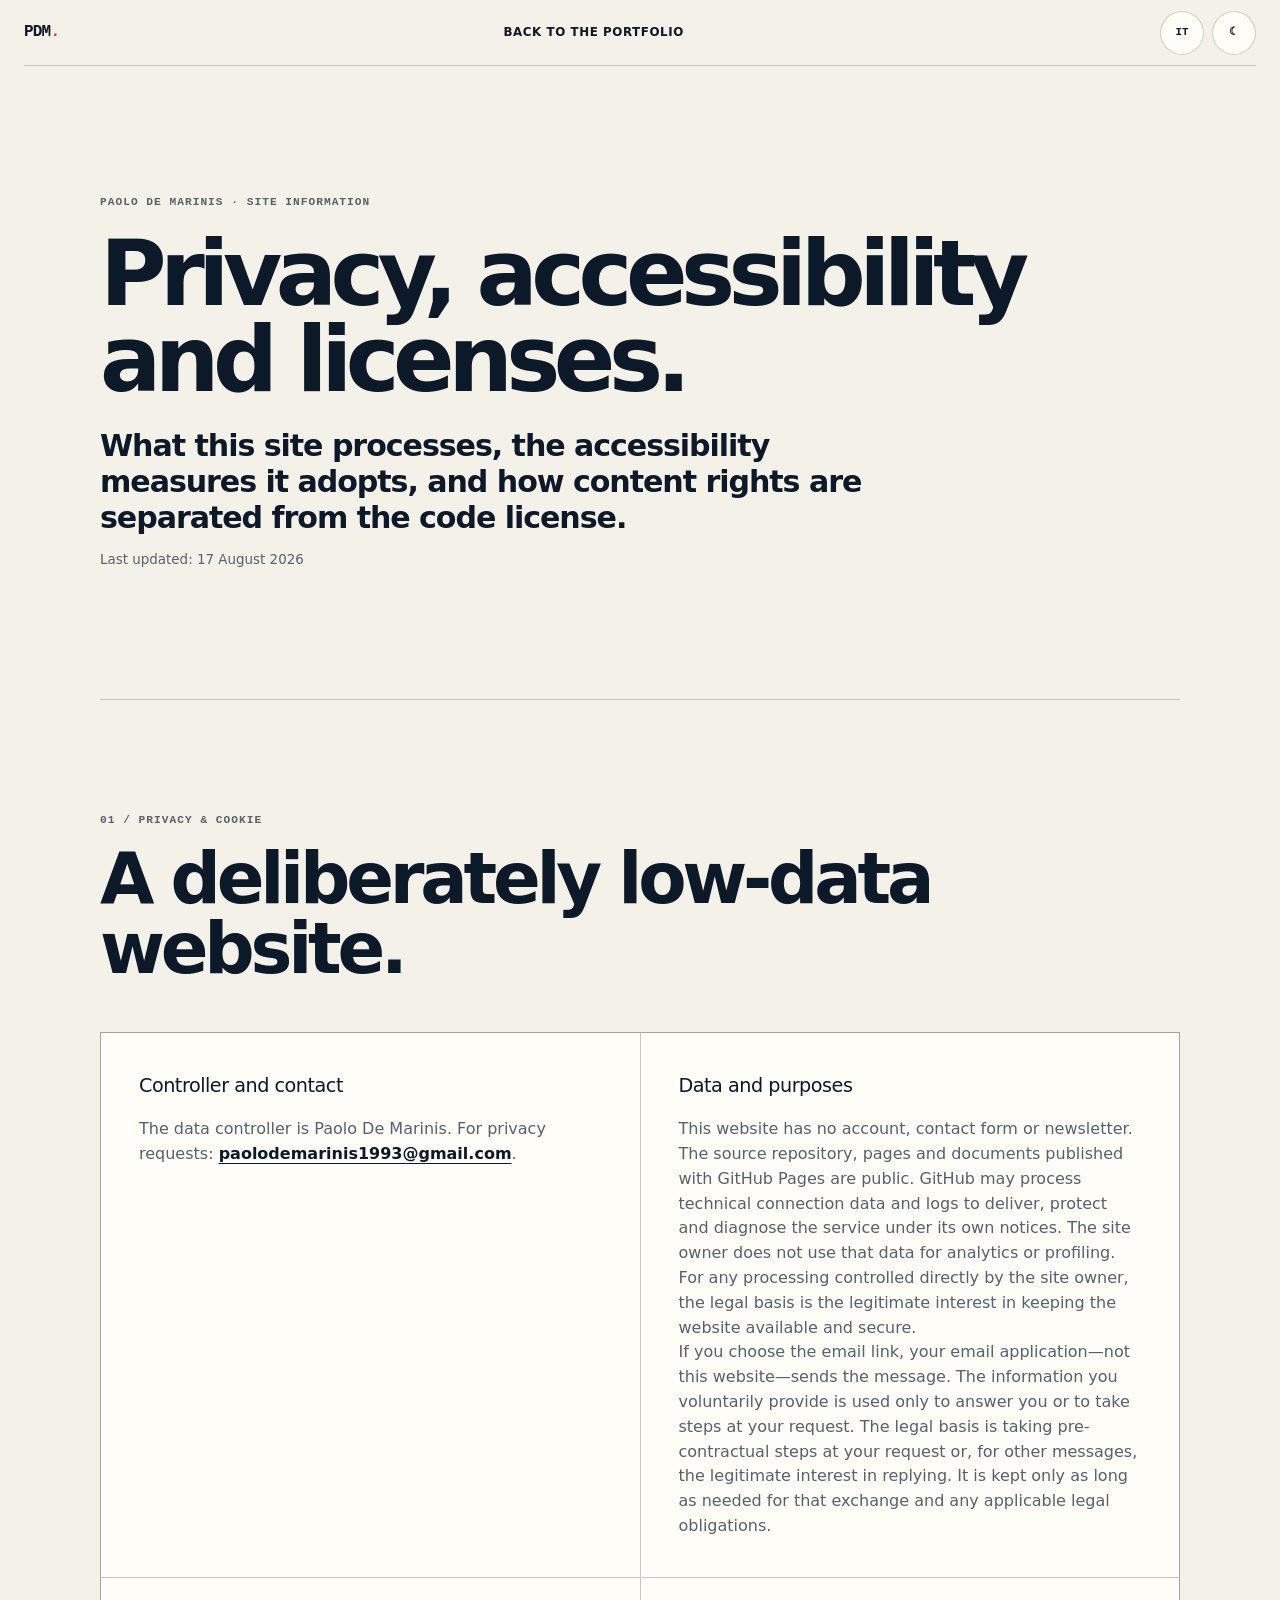
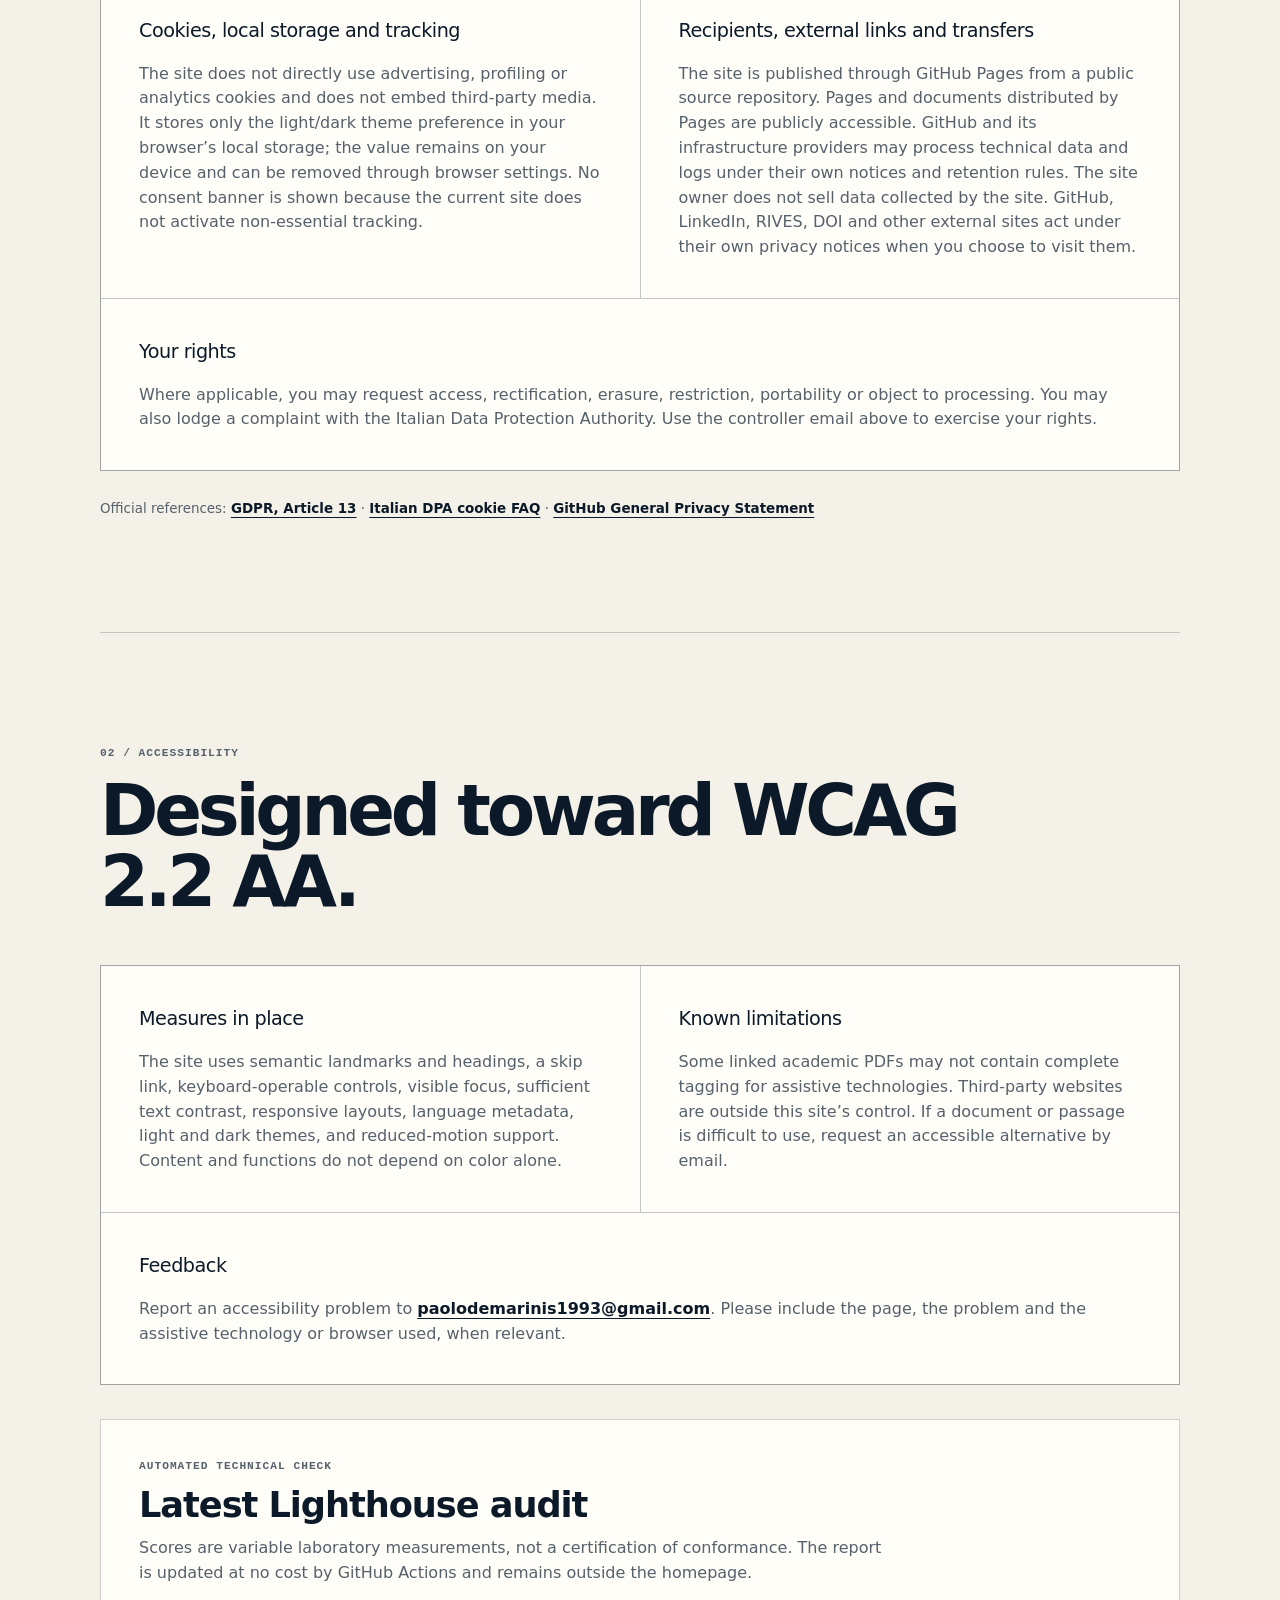
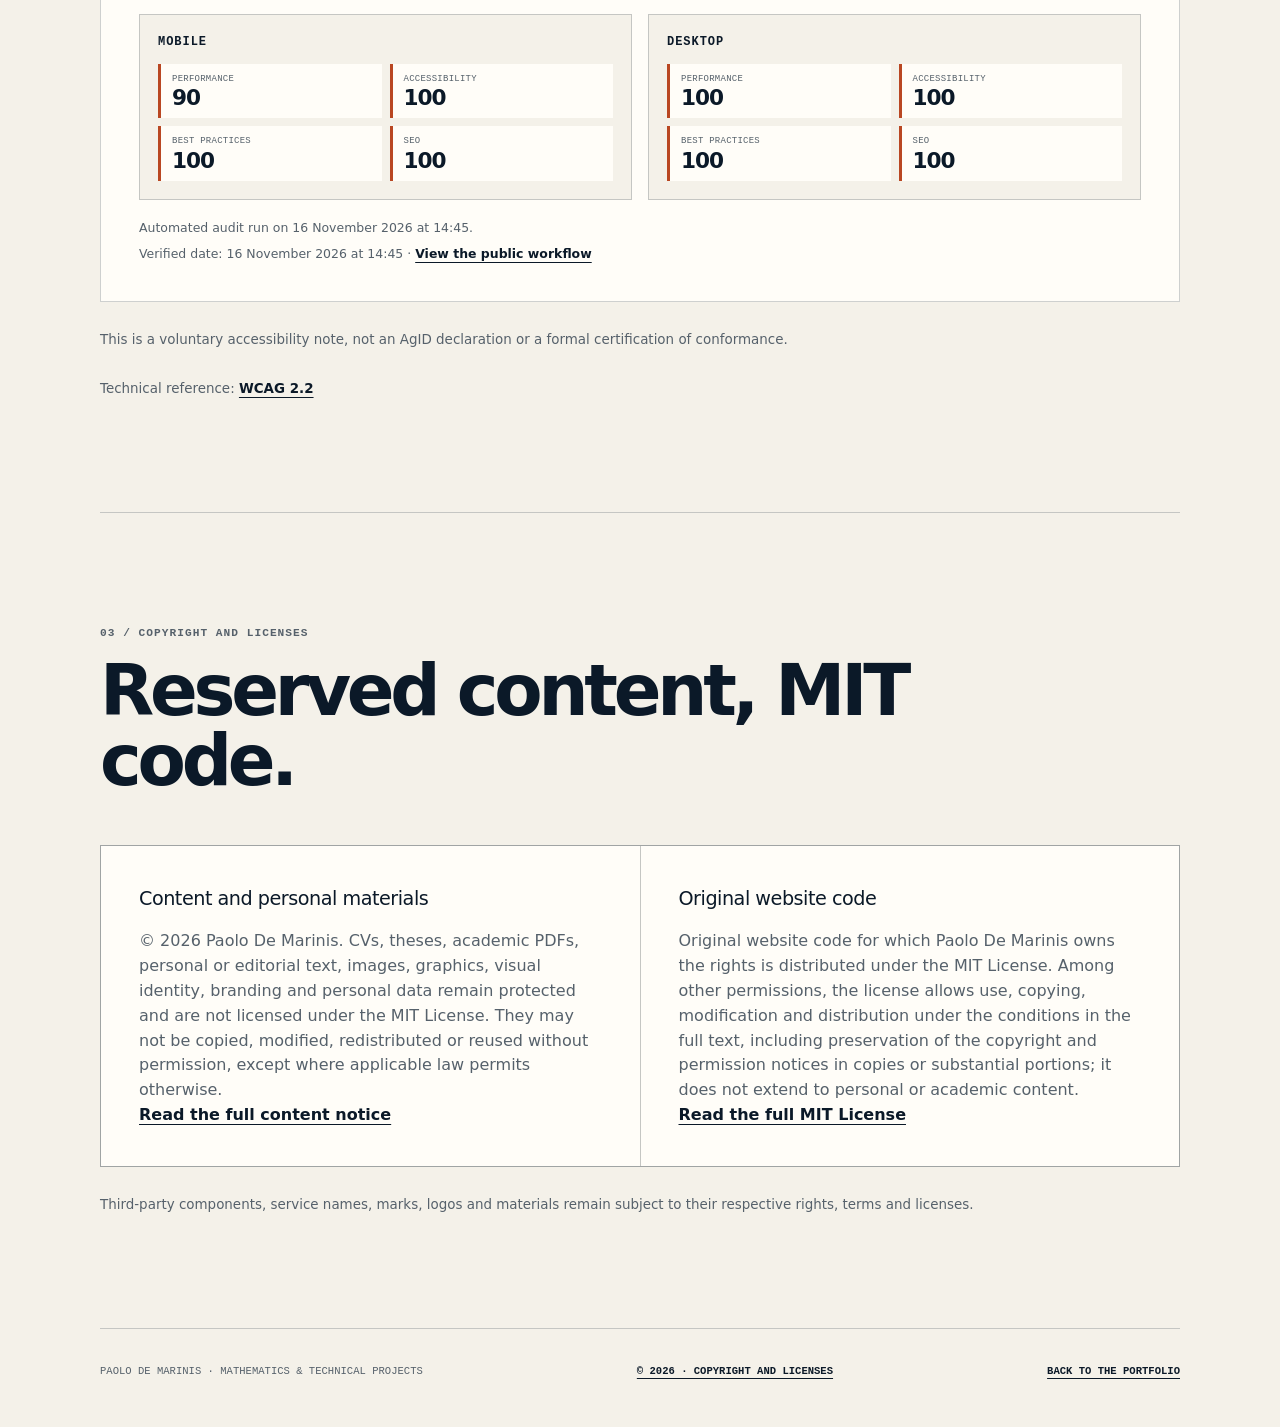
<file: en/information/index.html>
<!DOCTYPE html>
<html lang="en">
<head>
<meta charset="utf-8">
<meta name="viewport" content="width=device-width, initial-scale=1">
<meta name="robots" content="noindex, follow">
<link rel="canonical" href="https://paolo-de-marinis.github.io/information/">
<meta http-equiv="refresh" content="0; url=/information/">
<title>Moved | Paolo De Marinis</title>
<script>location.replace('/information/');</script>
</head>
<body><p>This page has moved to <a href="/information/">https://paolo-de-marinis.github.io/information/</a></p></body>
</html>
</file>
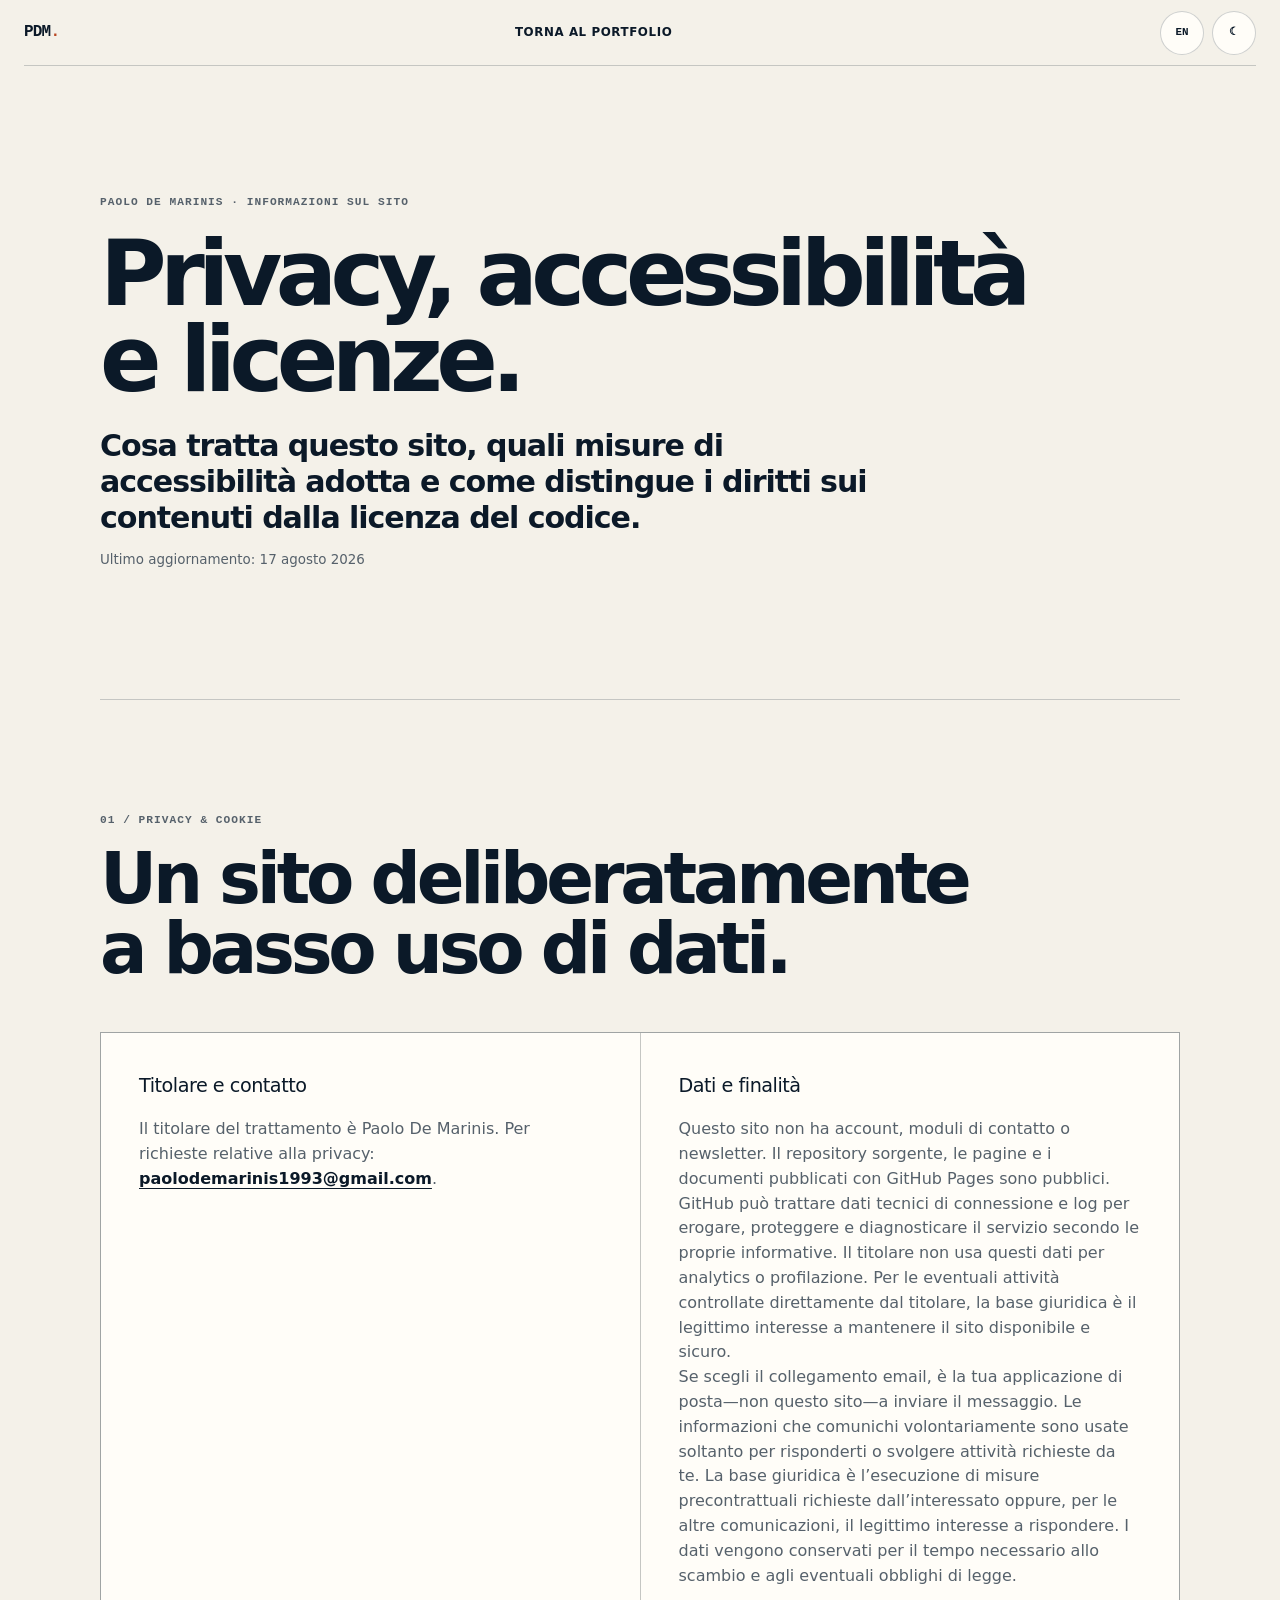
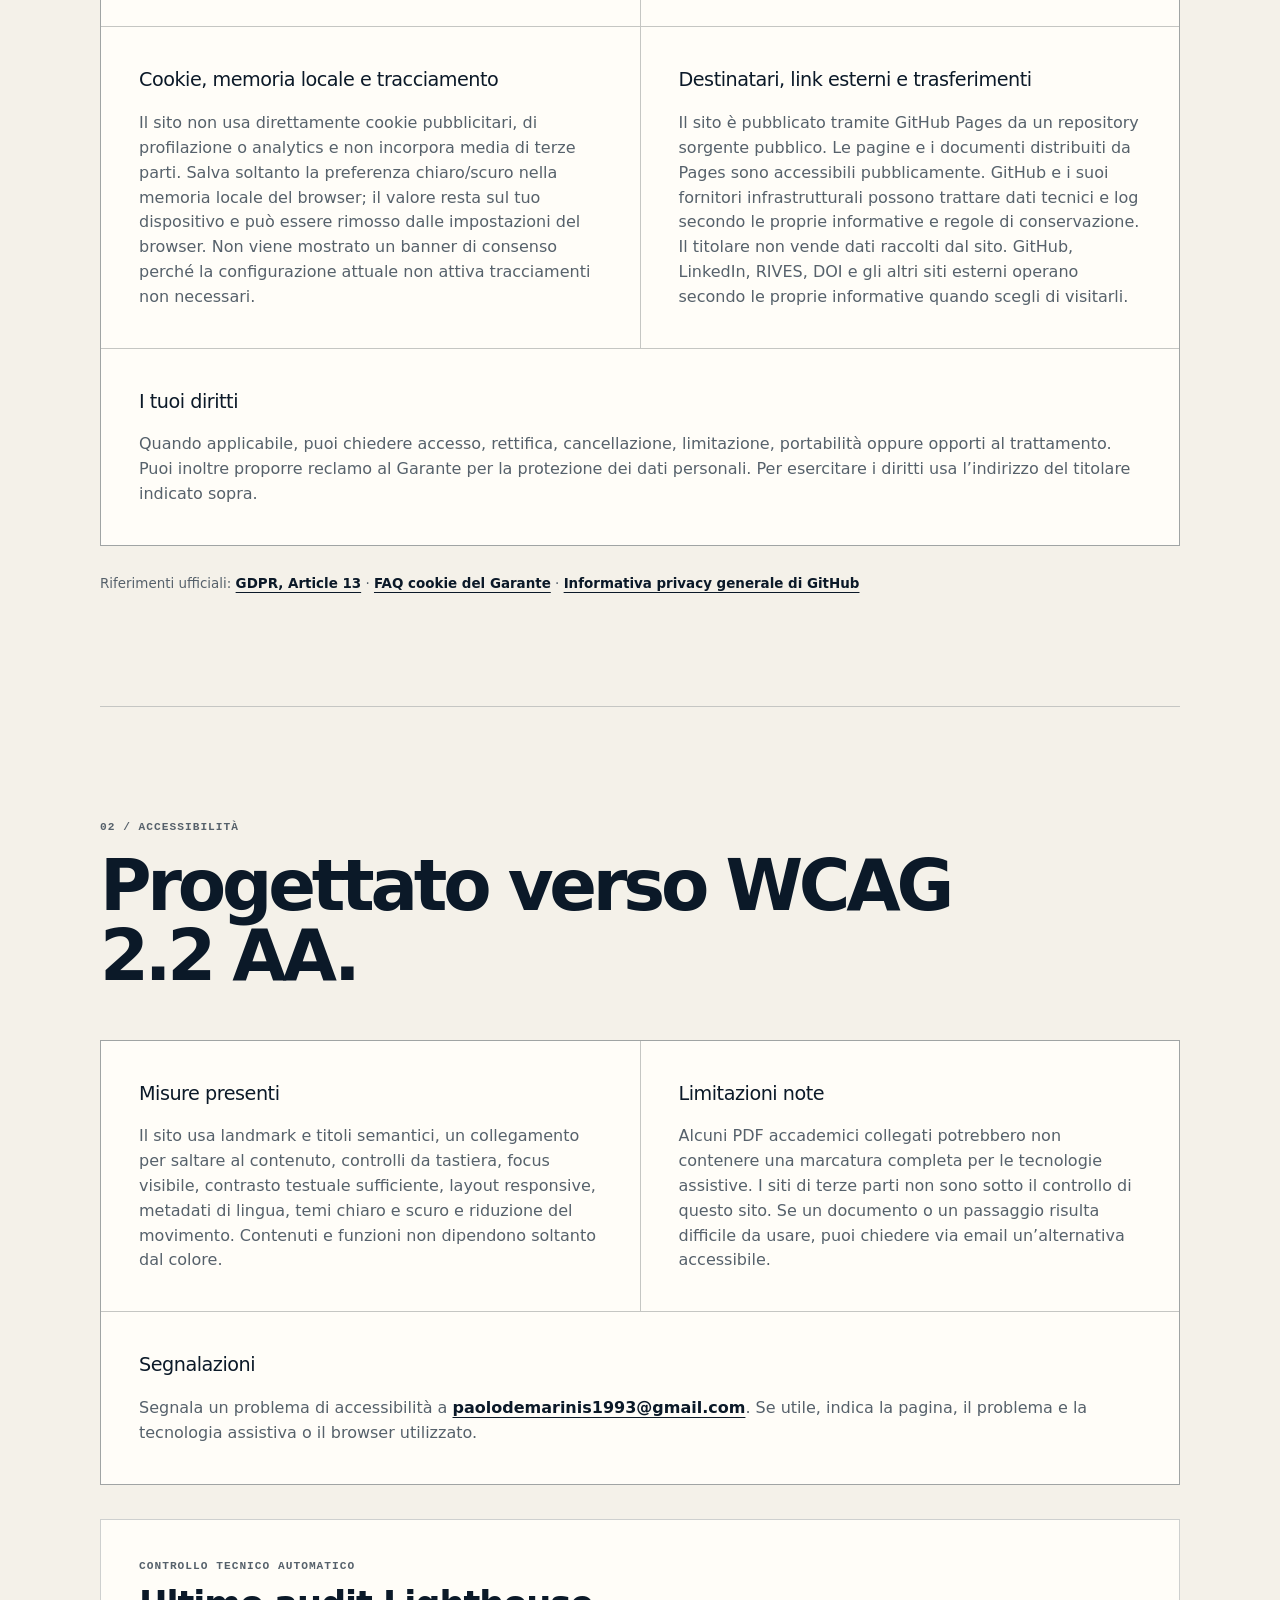
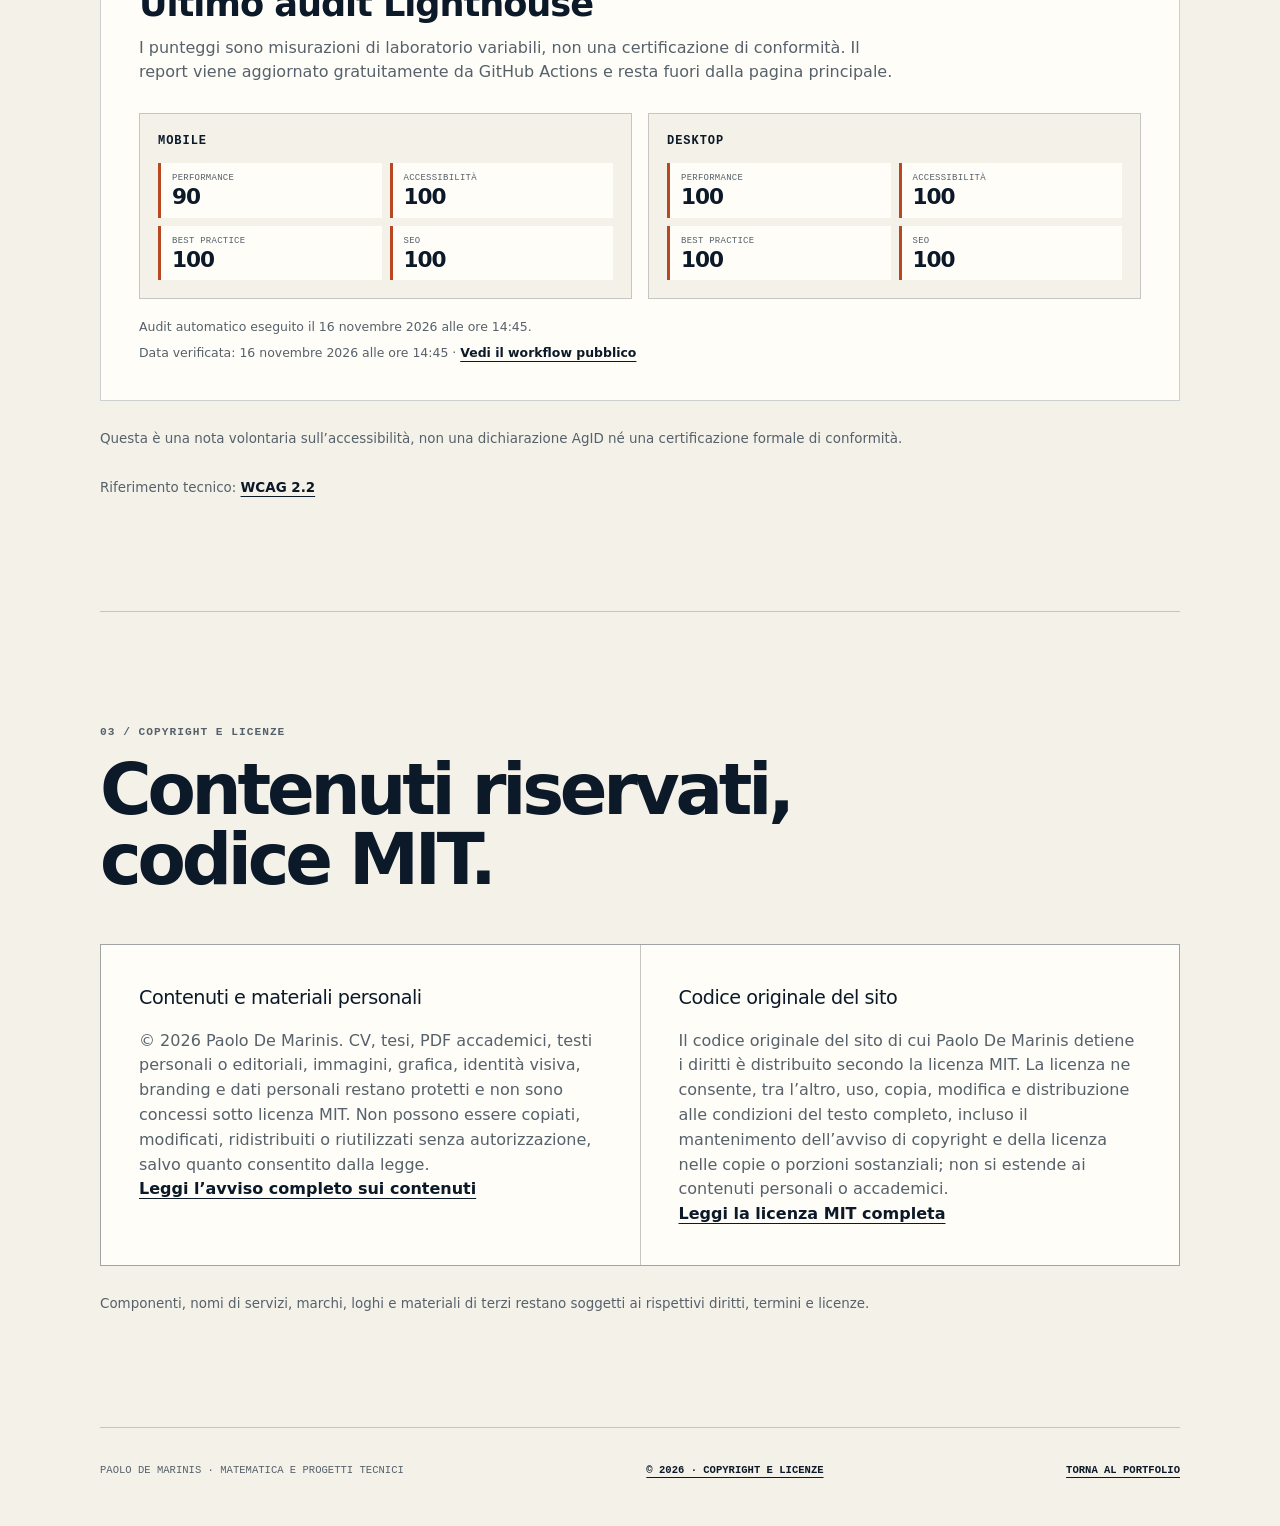
<file: it/informazioni/index.html>
<!DOCTYPE html>
<html lang="it">
<head>
<meta charset="utf-8">
<meta name="viewport" content="width=device-width, initial-scale=1">
<meta name="referrer" content="no-referrer">
<meta name="robots" content="index, follow">
<title>Privacy, accessibilità e licenze | Paolo De Marinis</title>
<meta name="description" content="Privacy, cookie, accessibilità, copyright e licenze del sito personale di Paolo De Marinis.">
<link rel="canonical" href="https://paolo-de-marinis.github.io/it/informazioni/">
<link rel="alternate" hreflang="it-IT" href="https://paolo-de-marinis.github.io/it/informazioni/">
<link rel="alternate" hreflang="en" href="https://paolo-de-marinis.github.io/information/">
<meta property="og:title" content="Privacy, accessibilità e licenze | Paolo De Marinis">
<meta property="og:description" content="Privacy, cookie, accessibilità, copyright e licenze del sito personale di Paolo De Marinis.">
<meta property="og:url" content="https://paolo-de-marinis.github.io/it/informazioni/">
<meta property="og:type" content="website">
<meta property="og:site_name" content="Paolo De Marinis">
<meta property="og:locale" content="it_IT">
<meta property="og:locale:alternate" content="en_US">
<meta property="og:image" content="https://paolo-de-marinis.github.io/og.png">
<meta property="og:image:width" content="1734">
<meta property="og:image:height" content="907">
<meta property="og:image:alt" content="Paolo De Marinis - informazioni sul sito">
<meta name="twitter:card" content="summary_large_image">
<meta name="twitter:title" content="Privacy, accessibilità e licenze | Paolo De Marinis">
<meta name="twitter:description" content="Privacy, cookie, accessibilità, copyright e licenze del sito personale di Paolo De Marinis.">
<meta name="twitter:image" content="https://paolo-de-marinis.github.io/og.png">
<meta name="twitter:image:alt" content="Paolo De Marinis - informazioni sul sito">
<link rel="icon" href="/favicon.svg?v=2" type="image/svg+xml">
<link rel="stylesheet" href="/assets/site.css">
</head>
<body>
<a class="skip-link" href="#contenuto">Salta al contenuto principale</a><header class="site-header legal-header"><a class="wordmark" href="/it/" aria-label="PDM — Paolo De Marinis, pagina iniziale">PDM<span>.</span></a><a class="back-link" href="/it/">Torna al portfolio</a><div class="site-controls" role="group" aria-label="Lingua e tema">
<a href="/information/" hreflang="en" lang="en" aria-label="EN — Read in English">EN</a><button type="button" aria-label="Attiva il tema scuro" title="Tema scuro" class="theme-toggle"><span aria-hidden="true">☾</span></button>
</div></header><main id="contenuto" class="legal-page" tabindex="-1"><header class="legal-intro"><p class="eyebrow">Paolo De Marinis · Informazioni sul sito</p>
<h1>Privacy, accessibilità e licenze.</h1>
<p class="hero-lead">Cosa tratta questo sito, quali misure di accessibilità adotta e come distingue i diritti sui contenuti dalla licenza del codice.</p>
<p class="legal-updated">Ultimo aggiornamento: 17 agosto 2026</p></header><section id="privacy" class="legal-section" aria-labelledby="privacy-title"><p class="section-index">01 / Privacy &amp; cookie</p>
<h2 id="privacy-title">Un sito deliberatamente a basso uso di dati.</h2>
<div class="legal-grid">
<article><h3>Titolare e contatto</h3>
<p>Il titolare del trattamento è Paolo De Marinis. Per richieste relative alla privacy: <a href="mailto:paolodemarinis1993@gmail.com">paolodemarinis1993@gmail.com</a>.</p></article><article><h3>Dati e finalità</h3>
<p>Questo sito non ha account, moduli di contatto o newsletter. Il repository sorgente, le pagine e i documenti pubblicati con GitHub Pages sono pubblici. GitHub può trattare dati tecnici di connessione e log per erogare, proteggere e diagnosticare il servizio secondo le proprie informative. Il titolare non usa questi dati per analytics o profilazione. Per le eventuali attività controllate direttamente dal titolare, la base giuridica è il legittimo interesse a mantenere il sito disponibile e sicuro.</p>
<p>Se scegli il collegamento email, è la tua applicazione di posta—non questo sito—a inviare il messaggio. Le informazioni che comunichi volontariamente sono usate soltanto per risponderti o svolgere attività richieste da te. La base giuridica è l’esecuzione di misure precontrattuali richieste dall’interessato oppure, per le altre comunicazioni, il legittimo interesse a rispondere. I dati vengono conservati per il tempo necessario allo scambio e agli eventuali obblighi di legge.</p></article><article><h3>Cookie, memoria locale e tracciamento</h3>
<p>Il sito non usa direttamente cookie pubblicitari, di profilazione o analytics e non incorpora media di terze parti. Salva soltanto la preferenza chiaro/scuro nella memoria locale del browser; il valore resta sul tuo dispositivo e può essere rimosso dalle impostazioni del browser. Non viene mostrato un banner di consenso perché la configurazione attuale non attiva tracciamenti non necessari.</p></article><article><h3>Destinatari, link esterni e trasferimenti</h3>
<p>Il sito è pubblicato tramite GitHub Pages da un repository sorgente pubblico. Le pagine e i documenti distribuiti da Pages sono accessibili pubblicamente. GitHub e i suoi fornitori infrastrutturali possono trattare dati tecnici e log secondo le proprie informative e regole di conservazione. Il titolare non vende dati raccolti dal sito. GitHub, LinkedIn, RIVES, DOI e gli altri siti esterni operano secondo le proprie informative quando scegli di visitarli.</p></article><article><h3>I tuoi diritti</h3>
<p>Quando applicabile, puoi chiedere accesso, rettifica, cancellazione, limitazione, portabilità oppure opporti al trattamento. Puoi inoltre proporre reclamo al Garante per la protezione dei dati personali. Per esercitare i diritti usa l’indirizzo del titolare indicato sopra.</p></article>
</div>
<p class="legal-sources">Riferimenti ufficiali: <a href="https://eur-lex.europa.eu/eli/reg/2016/679/oj">GDPR, Article 13</a> · <a href="https://www.garanteprivacy.it/faq/cookie">FAQ cookie del Garante</a> · <a href="https://docs.github.com/en/site-policy/privacy-policies/github-general-privacy-statement">Informativa privacy generale di GitHub</a></p></section><section id="accessibility" class="legal-section" aria-labelledby="accessibility-title"><p class="section-index">02 / Accessibilità</p>
<h2 id="accessibility-title">Progettato verso WCAG 2.2 AA.</h2>
<div class="legal-grid">
<article><h3>Misure presenti</h3>
<p>Il sito usa landmark e titoli semantici, un collegamento per saltare al contenuto, controlli da tastiera, focus visibile, contrasto testuale sufficiente, layout responsive, metadati di lingua, temi chiaro e scuro e riduzione del movimento. Contenuti e funzioni non dipendono soltanto dal colore.</p></article><article><h3>Limitazioni note</h3>
<p>Alcuni PDF accademici collegati potrebbero non contenere una marcatura completa per le tecnologie assistive. I siti di terze parti non sono sotto il controllo di questo sito. Se un documento o un passaggio risulta difficile da usare, puoi chiedere via email un’alternativa accessibile.</p></article><article><h3>Segnalazioni</h3>
<p>Segnala un problema di accessibilità a <a href="mailto:paolodemarinis1993@gmail.com">paolodemarinis1993@gmail.com</a>. Se utile, indica la pagina, il problema e la tecnologia assistiva o il browser utilizzato.</p></article>
</div>
<div class="lighthouse-audit" data-lighthouse-audit>
<div class="audit-intro"><p class="eyebrow">Controllo tecnico automatico</p><h3>Ultimo audit Lighthouse</h3><p>I punteggi sono misurazioni di laboratorio variabili, non una certificazione di conformità. Il report viene aggiornato gratuitamente da GitHub Actions e resta fuori dalla pagina principale.</p></div>
<div class="audit-profiles">
<section data-audit-profile="mobile" aria-labelledby="audit-mobile-title"><h4 id="audit-mobile-title">Mobile</h4><dl class="audit-scores"><div><dt>Performance</dt><dd data-audit-score="performance">—</dd></div><div><dt>Accessibilità</dt><dd data-audit-score="accessibility">—</dd></div><div><dt>Best practice</dt><dd data-audit-score="bestPractices">—</dd></div><div><dt>SEO</dt><dd data-audit-score="seo">—</dd></div></dl></section>
<section data-audit-profile="desktop" aria-labelledby="audit-desktop-title"><h4 id="audit-desktop-title">Desktop</h4><dl class="audit-scores"><div><dt>Performance</dt><dd data-audit-score="performance">—</dd></div><div><dt>Accessibilità</dt><dd data-audit-score="accessibility">—</dd></div><div><dt>Best practice</dt><dd data-audit-score="bestPractices">—</dd></div><div><dt>SEO</dt><dd data-audit-score="seo">—</dd></div></dl></section>
</div>
<p class="audit-status" data-audit-status role="status">Caricamento dell’ultimo audit…</p>
<p class="audit-meta">Data verificata: <time data-audit-date>in aggiornamento</time> · <a href="https://github.com/paolo-de-marinis/paolo-de-marinis.github.io/actions/workflows/lighthouse.yml">Vedi il workflow pubblico</a></p>
</div>
<p class="legal-note">Questa è una nota volontaria sull’accessibilità, non una dichiarazione AgID né una certificazione formale di conformità.</p>
<p class="legal-sources">Riferimento tecnico: <a href="https://www.w3.org/TR/WCAG22/">WCAG 2.2</a></p></section><section id="licenze" class="legal-section" aria-labelledby="licenses-title"><p class="section-index">03 / Copyright e licenze</p>
<h2 id="licenses-title">Contenuti riservati, codice MIT.</h2>
<div class="legal-grid">
<article><h3>Contenuti e materiali personali</h3><p>© 2026 Paolo De Marinis. CV, tesi, PDF accademici, testi personali o editoriali, immagini, grafica, identità visiva, branding e dati personali restano protetti e non sono concessi sotto licenza MIT. Non possono essere copiati, modificati, ridistribuiti o riutilizzati senza autorizzazione, salvo quanto consentito dalla legge.</p><p><button type="button" class="legal-dialog-trigger" data-dialog-target="content-license-dialog">Leggi l’avviso completo sui contenuti</button></p></article>
<article><h3>Codice originale del sito</h3><p>Il codice originale del sito di cui Paolo De Marinis detiene i diritti è distribuito secondo la licenza MIT. La licenza ne consente, tra l’altro, uso, copia, modifica e distribuzione alle condizioni del testo completo, incluso il mantenimento dell’avviso di copyright e della licenza nelle copie o porzioni sostanziali; non si estende ai contenuti personali o accademici.</p><p><button type="button" class="legal-dialog-trigger" data-dialog-target="code-license-dialog">Leggi la licenza MIT completa</button></p></article>
</div>
<p class="legal-note">Componenti, nomi di servizi, marchi, loghi e materiali di terzi restano soggetti ai rispettivi diritti, termini e licenze.</p></section>
<dialog class="legal-dialog" id="content-license-dialog" aria-labelledby="content-license-title"><div class="legal-dialog-inner"><header class="legal-dialog-header"><div><p class="eyebrow">Copyright e licenze</p><h2 id="content-license-title">Avviso completo sui contenuti</h2></div><button type="button" class="legal-dialog-close" data-dialog-close aria-label="Chiudi l’avviso sui contenuti">Chiudi <span aria-hidden="true">×</span></button></header><div class="legal-dialog-body"><h3>Personal content and third-party materials</h3><p>© 2026 Paolo De Marinis — All rights reserved.</p><p>The MIT License in <code>LICENSE-CODE.md</code> applies only to original website code for which Paolo De Marinis owns the rights. It does not apply to CVs, theses, PDFs, personal or editorial text, images, graphics, visual identity, branding, or personal data included in this repository or published website. Those materials may not be copied, redistributed, modified, or reused without prior permission except where applicable law permits otherwise.</p><p>Third-party components, service names, logos, marks, and linked materials remain subject to their respective licenses, terms, and rights. No third-party rights are granted by either license file.</p></div></div></dialog>
<dialog class="legal-dialog" id="code-license-dialog" aria-labelledby="code-license-title"><div class="legal-dialog-inner"><header class="legal-dialog-header"><div><p class="eyebrow">Copyright e licenze</p><h2 id="code-license-title">Licenza MIT completa</h2></div><button type="button" class="legal-dialog-close" data-dialog-close aria-label="Chiudi la licenza MIT">Chiudi <span aria-hidden="true">×</span></button></header><div class="legal-dialog-body"><pre class="legal-license-text">MIT License

Copyright (c) 2026 Paolo De Marinis

Permission is hereby granted, free of charge, to any person obtaining a copy
of this software and associated documentation files (the "Software"), to deal
in the Software without restriction, including without limitation the rights
to use, copy, modify, merge, publish, distribute, sublicense, and/or sell
copies of the Software, and to permit persons to whom the Software is
furnished to do so, subject to the following conditions:

The above copyright notice and this permission notice shall be included in all
copies or substantial portions of the Software.

THE SOFTWARE IS PROVIDED "AS IS", WITHOUT WARRANTY OF ANY KIND, EXPRESS OR
IMPLIED, INCLUDING BUT NOT LIMITED TO THE WARRANTIES OF MERCHANTABILITY,
FITNESS FOR A PARTICULAR PURPOSE AND NONINFRINGEMENT. IN NO EVENT SHALL THE
AUTHORS OR COPYRIGHT HOLDERS BE LIABLE FOR ANY CLAIM, DAMAGES OR OTHER
LIABILITY, WHETHER IN AN ACTION OF CONTRACT, TORT OR OTHERWISE, ARISING FROM,
OUT OF OR IN CONNECTION WITH THE SOFTWARE OR THE USE OR OTHER DEALINGS IN THE
SOFTWARE.</pre></div></div></dialog>
</main><footer class="legal-footer"><p>Paolo De Marinis · Matematica e progetti tecnici</p>
<a href="#licenze">© 2026 · Copyright e licenze</a>
<a href="/it/">Torna al portfolio</a></footer><script src="/site.js" defer></script>
</body>
</html>
</file>
<file: assets/site.css>
@layer theme{:root,:host{--font-sans:ui-sans-serif, system-ui, sans-serif, "Apple Color Emoji", "Segoe UI Emoji", "Segoe UI Symbol", "Noto Color Emoji";--font-mono:ui-monospace, SFMono-Regular, Menlo, Monaco, Consolas, "Liberation Mono", "Courier New", monospace;--spacing:.25rem;--default-transition-duration:.15s;--default-transition-timing-function:cubic-bezier(.4, 0, .2, 1);--default-font-family:var(--font-sans);--default-mono-font-family:var(--font-mono)}}@layer base{*,:after,:before,::backdrop{box-sizing:border-box;border:0 solid;margin:0;padding:0}::file-selector-button{box-sizing:border-box;border:0 solid;margin:0;padding:0}html,:host{-webkit-text-size-adjust:100%;tab-size:4;line-height:1.5;font-family:var(--default-font-family,ui-sans-serif, system-ui, sans-serif, "Apple Color Emoji", "Segoe UI Emoji", "Segoe UI Symbol", "Noto Color Emoji");font-feature-settings:var(--default-font-feature-settings,normal);font-variation-settings:var(--default-font-variation-settings,normal);-webkit-tap-highlight-color:transparent}hr{height:0;color:inherit;border-top-width:1px}abbr:where([title]){-webkit-text-decoration:underline dotted;text-decoration:underline dotted}h1,h2,h3,h4,h5,h6{font-size:inherit;font-weight:inherit}a{color:inherit;-webkit-text-decoration:inherit;-webkit-text-decoration:inherit;-webkit-text-decoration:inherit;-webkit-text-decoration:inherit;text-decoration:inherit}b,strong{font-weight:bolder}code,kbd,samp,pre{font-family:var(--default-mono-font-family,ui-monospace, SFMono-Regular, Menlo, Monaco, Consolas, "Liberation Mono", "Courier New", monospace);font-feature-settings:var(--default-mono-font-feature-settings,normal);font-variation-settings:var(--default-mono-font-variation-settings,normal);font-size:1em}small{font-size:80%}sub,sup{vertical-align:baseline;font-size:75%;line-height:0;position:relative}sub{bottom:-.25em}sup{top:-.5em}table{text-indent:0;border-color:inherit;border-collapse:collapse}:-moz-focusring{outline:auto}progress{vertical-align:baseline}summary{display:list-item}ol,ul,menu{list-style:none}img,svg,video,canvas,audio,iframe,embed,object{vertical-align:middle;display:block}img,video{max-width:100%;height:auto}button,input,select,optgroup,textarea{font:inherit;font-feature-settings:inherit;font-variation-settings:inherit;letter-spacing:inherit;color:inherit;opacity:1;background-color:#0000;border-radius:0}::file-selector-button{font:inherit;font-feature-settings:inherit;font-variation-settings:inherit;letter-spacing:inherit;color:inherit;opacity:1;background-color:#0000;border-radius:0}:where(select:is([multiple],[size])) optgroup{font-weight:bolder}:where(select:is([multiple],[size])) optgroup option{padding-inline-start:20px}::file-selector-button{margin-inline-end:4px}::placeholder{opacity:1}@supports (not ((-webkit-appearance:-apple-pay-button))) or (contain-intrinsic-size:1px){::placeholder{color:currentColor}@supports (color:color-mix(in lab, red, red)){::placeholder{color:color-mix(in oklab, currentcolor 50%, transparent)}}}textarea{resize:vertical}::-webkit-search-decoration{-webkit-appearance:none}::-webkit-date-and-time-value{min-height:1lh;text-align:inherit}::-webkit-datetime-edit{display:inline-flex}::-webkit-datetime-edit-fields-wrapper{padding:0}::-webkit-datetime-edit{padding-block:0}::-webkit-datetime-edit-year-field{padding-block:0}::-webkit-datetime-edit-month-field{padding-block:0}::-webkit-datetime-edit-day-field{padding-block:0}::-webkit-datetime-edit-hour-field{padding-block:0}::-webkit-datetime-edit-minute-field{padding-block:0}::-webkit-datetime-edit-second-field{padding-block:0}::-webkit-datetime-edit-millisecond-field{padding-block:0}::-webkit-datetime-edit-meridiem-field{padding-block:0}::-webkit-calendar-picker-indicator{line-height:1}:-moz-ui-invalid{box-shadow:none}button,input:where([type=button],[type=reset],[type=submit]){appearance:button}::file-selector-button{appearance:button}::-webkit-inner-spin-button{height:auto}::-webkit-outer-spin-button{height:auto}[hidden]:where(:not([hidden=until-found])){display:none!important}}@layer components;@layer utilities{.visible{visibility:visible}.sr-only{clip-path:inset(50%);white-space:nowrap;border-width:0;width:1px;height:1px;margin:-1px;padding:0;position:absolute;overflow:hidden}.fixed{position:fixed}.relative{position:relative}.start{inset-inline-start:var(--spacing)}.block{display:block}.grid{display:grid}.table{display:table}.resize{resize:both}.overline{text-decoration-line:overline}.transition{transition-property:color,background-color,border-color,outline-color,text-decoration-color,fill,stroke,--tw-gradient-from,--tw-gradient-via,--tw-gradient-to,opacity,box-shadow,transform,translate,scale,rotate,filter,-webkit-backdrop-filter,backdrop-filter,display,content-visibility,overlay,pointer-events;transition-timing-function:var(--tw-ease,var(--default-transition-timing-function));transition-duration:var(--tw-duration,var(--default-transition-duration))}}:root{--ink:#0b1928;--paper:#f4f1e9;--surface:#fffdf8;--muted:#56616b;--line:#0b192833;--accent:#b94722;--accent-ink:#fffdf8;--mint:#b9ded9;--max-width:1280px;--lightningcss-light:initial;--lightningcss-dark: ;color-scheme:light}:root[data-theme=dark]{--ink:#edf2f5;--paper:#09131e;--surface:#111f2c;--muted:#aab6c0;--line:#edf2f538;--accent:#ff7b51;--accent-ink:#17100d;--mint:#285451;--lightningcss-light: ;--lightningcss-dark:initial;color-scheme:dark}*{box-sizing:border-box}html{scroll-behavior:smooth}body{background:var(--paper);color:var(--ink);font-family:var(--font-geist-sans), Arial, sans-serif;text-rendering:optimizelegibility;margin:0;line-height:1.55;overflow-x:hidden}a{color:inherit;text-decoration:none}a:focus-visible,button:focus-visible,summary:focus-visible{outline:3px solid var(--accent);outline-offset:4px}.skip-link{z-index:100;background:var(--ink);color:var(--surface);padding:10px 14px;font-weight:750;position:fixed;top:10px;left:10px;transform:translateY(-180%)}.skip-link:focus{transform:translateY(0)}h1,h2,h3,h4,p{margin-top:0}.site-header{z-index:20;width:min(calc(100% - 48px), var(--max-width));border-bottom:1px solid var(--line);-webkit-backdrop-filter:blur(14px);backdrop-filter:blur(14px);background:#f4f1e9f0;justify-content:space-between;align-items:center;min-height:66px;margin:0 auto;display:flex;position:sticky;top:0}.wordmark{min-height:44px;font-family:var(--font-geist-mono), monospace;letter-spacing:-.05em;align-items:center;font-size:1rem;font-weight:820;display:inline-flex}.wordmark span,.case-number{color:var(--accent)}nav{letter-spacing:.05em;text-transform:uppercase;gap:clamp(16px,2.5vw,34px);font-size:.74rem;font-weight:720;display:flex}.site-nav{gap:clamp(16px,2.5vw,34px);font-size:.74rem}.site-nav a{white-space:nowrap}.site-controls{gap:8px;margin-left:clamp(14px,2.5vw,32px);display:flex}.site-controls a,.site-controls button{border:1px solid var(--line);background:var(--surface);width:44px;height:44px;color:var(--ink);font:800 .68rem/1 var(--font-geist-mono), monospace;cursor:pointer;border-radius:50%;place-items:center;padding:0;display:grid}.site-controls a:hover,.site-controls button:hover{border-color:var(--accent);background:var(--mint)}:root[data-theme=dark] .site-header{background:#09131ef0}:root[data-theme=dark] .case-hilbert .pipeline li{background:#34605d}:root[data-theme=dark] .case-omen{color:#fffdf8;background:#0b1928}:root[data-theme=dark] .timeline-scroll-sticky{background:#09131ef5;box-shadow:0 12px 24px #0003}:root[data-theme=dark] .timeline-scroll-step.is-active{border-color:#edf2f56b;box-shadow:10px 12px #0000003d}:root[data-theme=dark] .footer-social img[src$=github\.svg]{filter:invert()}nav a,.hero-links a,.case-footer a,.card-links a,.phase-links a{text-underline-offset:4px;align-items:center;min-height:44px;text-decoration-thickness:1px;display:inline-flex}nav a:hover,.hero-links a:hover,.case-footer a:hover,.card-links a:hover,.phase-links a:hover{color:var(--accent);text-decoration-line:underline}main,footer{width:min(calc(100% - 48px), var(--max-width));margin:0 auto}.hero{border-bottom:1px solid var(--line);grid-template-columns:minmax(0,1.45fr) minmax(310px,.55fr);align-items:center;gap:clamp(60px,8vw,130px);min-height:calc(100svh - 66px);padding:76px 0;display:grid}.eyebrow,.section-index,.project-type,.card-kicker,.timeline-date,.phase-kicker{font-family:var(--font-geist-mono), monospace;letter-spacing:.09em;text-transform:uppercase;margin:0;font-size:.7rem;font-weight:760}.eyebrow,.section-index,.project-type,.timeline-date{color:var(--muted)}h1{letter-spacing:-.072em;max-width:920px;margin:20px 0 26px;font-size:clamp(3.5rem,7.1vw,6.9rem);font-weight:660;line-height:.94}.hero-lead{letter-spacing:-.035em;max-width:760px;margin-bottom:14px;font-size:clamp(1.35rem,2.35vw,2rem);font-weight:570;line-height:1.2}.hero-body{max-width:680px;color:var(--muted);margin-bottom:28px;font-size:1rem}.hero-actions,.hero-links,.case-footer>div,.card-links{flex-wrap:wrap;gap:12px 22px;display:flex}.button{border:1px solid var(--ink);border-radius:999px;justify-content:center;align-items:center;min-height:46px;padding:12px 18px;font-size:.82rem;font-weight:750;transition:transform .16s,background .16s;display:inline-flex}.button:hover{transform:translateY(-2px)}a.button:hover{color:inherit;text-decoration:none}.button-primary{background:var(--ink);color:var(--surface)}a.button-primary:hover{color:var(--surface)}.button-secondary:hover{background:var(--surface)}.hero-links{color:var(--muted);margin-top:22px;font-size:.78rem;font-weight:700}.mobile-project-nav{display:none}.proof-index{border:1px solid var(--line);background:var(--surface);box-shadow:12px 12px 0 var(--mint)}.card-kicker{border-bottom:1px solid var(--line);color:var(--accent);padding:22px 24px}.proof-index>a{border-bottom:1px solid var(--line);grid-template-columns:1fr auto;gap:2px 18px;min-height:104px;padding:20px 24px;transition:background .16s;display:grid}.proof-index>a:last-child{border-bottom:0}.proof-index>a:hover{background:var(--mint)}.proof-index span,.proof-index small{color:var(--muted);font-family:var(--font-geist-mono), monospace;text-transform:uppercase;font-size:.63rem}.proof-index strong{letter-spacing:-.03em;grid-row:2;font-size:1.18rem}.proof-index small{text-align:right;grid-row:2;align-self:center}.section{border-bottom:1px solid var(--line);padding:clamp(76px,9vw,122px) 0;scroll-margin-top:66px}.section-heading{margin-bottom:clamp(44px,6vw,76px)}.work-index{margin-bottom:18px}.section-heading h2,.contact-section h2{letter-spacing:-.065em;max-width:860px;margin:14px 0 0;font-size:clamp(2.55rem,6vw,5.7rem);font-weight:630;line-height:.98}.split-heading{grid-template-columns:minmax(0,1.25fr) minmax(260px,.48fr);align-items:end;gap:clamp(42px,8vw,110px);display:grid}.split-heading>p{color:var(--muted);margin:0}.featured-thesis{border:2px solid var(--ink);background:var(--surface);box-shadow:14px 14px 0 var(--mint);grid-template-columns:minmax(0,1.15fr) minmax(320px,.7fr);gap:36px clamp(42px,7vw,96px);padding:clamp(30px,4.6vw,60px);scroll-margin-top:86px;display:grid}.case-header.featured-thesis-header{grid-column:1/-1;margin-bottom:0}.featured-thesis h2{letter-spacing:-.058em;overflow-wrap:anywhere;max-width:860px;margin:0 0 22px;font-size:clamp(2.2rem,4.65vw,4.65rem);font-weight:640;line-height:.98}.featured-thesis-tags{color:var(--accent);font-family:var(--font-geist-mono), monospace;letter-spacing:.05em;text-transform:uppercase;margin:0;font-size:.76rem;font-weight:760}.featured-thesis-copy{color:var(--muted);align-self:end}.featured-thesis-copy .hero-actions{margin-top:26px}.thesis-detail{margin-top:32px}.thesis-detail summary{border:1px solid var(--line);background:var(--paper);min-height:64px;color:var(--ink);cursor:pointer;padding:20px 24px;scroll-margin-top:84px;font-size:.84rem;font-weight:750}.thesis-detail summary:hover,.thesis-detail[open] summary{background:var(--mint)}.thesis-detail .case-study{border-top:0;margin-top:0}.applied-heading{margin-top:clamp(76px,9vw,120px)}.applied-heading h2{max-width:980px}.case-study,.rives-study{border:1px solid var(--line);background:var(--surface);margin-top:22px;padding:clamp(28px,4vw,52px);scroll-margin-top:88px}.case-header{border-bottom:1px solid var(--line);justify-content:space-between;align-items:center;gap:24px;margin-bottom:36px;padding-bottom:18px;display:flex}.case-number{font-family:var(--font-geist-mono), monospace;font-size:.82rem;font-weight:800}.case-grid{grid-template-columns:minmax(0,1.08fr) minmax(320px,.72fr);gap:clamp(44px,8vw,110px);display:grid}.case-study h3,.rives-heading h3{letter-spacing:-.058em;overflow-wrap:anywhere;max-width:850px;margin:0 0 22px;font-size:clamp(2.25rem,4.4vw,4.45rem);font-weight:630;line-height:1}.case-lead{letter-spacing:-.025em;max-width:740px;margin:0;font-size:clamp(1.18rem,2vw,1.65rem);font-weight:560;line-height:1.3}.case-body{color:var(--muted)}.case-body p:last-child,.rives-heading p:last-child,.rives-grid p:last-child{margin-bottom:0}.protocol-map,.diagnostic-flow,.pipeline{border:1px solid var(--line);background:var(--line);grid-template-columns:repeat(5,minmax(0,1fr));gap:1px;margin:48px 0 0;padding:0;list-style:none;display:grid}.protocol-map{grid-template-columns:repeat(9,auto);align-items:stretch}.protocol-map div,.pipeline li,.diagnostic-flow li{background:var(--paper);flex-direction:column;justify-content:space-between;min-width:0;min-height:116px;padding:18px;display:flex}.protocol-map i{background:var(--surface);min-width:38px;color:var(--accent);place-items:center;font-style:normal;font-weight:800;display:grid}.protocol-map span,.pipeline span,.pipeline small,.diagnostic-flow span{color:var(--muted);font-family:var(--font-geist-mono), monospace;letter-spacing:.04em;text-transform:uppercase;font-size:.62rem}.protocol-map strong,.pipeline strong,.diagnostic-flow strong{font-size:.92rem;line-height:1.2}.case-footer{border-top:1px solid var(--line);justify-content:space-between;align-items:flex-start;gap:34px;margin-top:34px;padding-top:24px;font-size:.8rem;display:flex}.case-footer p{max-width:720px;color:var(--muted);margin:0}.case-footer>div{flex-wrap:wrap;gap:10px;display:flex}.case-footer a,.card-links a{font-weight:750}.case-hilbert{background:var(--mint)}.case-hilbert .pipeline li{background:#d9eeeb}.case-omen{background:var(--ink);color:var(--surface)}.case-omen .project-type,.case-omen .case-body,.case-omen .case-footer p,.case-omen .diagnostic-flow span{color:#bbc5cd}.case-omen .case-header,.case-omen .case-footer,.case-omen .diagnostic-flow{border-color:#ffffff3d}.case-omen .diagnostic-flow{background:#ffffff29}.case-omen .diagnostic-flow li{background:#12283b}.case-omen .button-primary{color:#0b1928;background:#fffdf8;border-color:#fffdf8}.case-omen .button-secondary{color:#fffdf8;border-color:#fffdf8}.case-omen a.button-primary:hover{color:#0b1928}.case-omen a.button-secondary:hover{color:#fffdf8;background:#ffffff1f}.rives-study{background:0 0}.rives-subsection{margin-top:clamp(54px,7vw,92px);scroll-margin-top:88px}.rives-heading{grid-template-columns:minmax(0,1.1fr) minmax(300px,.55fr);align-items:end;gap:clamp(44px,8vw,110px);margin-bottom:42px;display:grid}.rives-heading p{color:var(--muted);margin:0}.rives-intro-copy{gap:22px;display:grid}.rives-intro-copy h4{color:var(--text);margin:0 0 8px;font-size:1rem;line-height:1.25}.rives-phases{border:1px solid var(--line);background:var(--line);grid-template-columns:repeat(2,minmax(0,1fr));gap:1px;margin-bottom:42px;display:grid}.rives-phases article{background:var(--paper);padding:clamp(24px,3vw,38px)}.rives-phases article:last-child{background:var(--accent);color:var(--accent-ink)}.rives-phases time{font-family:var(--font-geist-mono), monospace;letter-spacing:.08em;margin-bottom:28px;font-size:.72rem;font-weight:800;display:block}.rives-phases h4{letter-spacing:-.035em;margin:0 0 12px;font-size:clamp(1.35rem,2.3vw,2rem)}.rives-phases p{color:inherit;margin:0}.rives-grid{border:1px solid var(--line);background:var(--line);grid-template-columns:repeat(2,minmax(0,1fr));gap:1px;display:grid}.rives-grid section{background:var(--surface);flex-direction:column;min-height:420px;padding:clamp(26px,3.4vw,44px);display:flex}.rives-grid section:last-child{background:var(--mint)}.rives-grid h4{letter-spacing:-.06em;margin:36px 0 16px;font-size:clamp(2.2rem,4vw,3.8rem);font-weight:640;line-height:1}.rives-grid section>p:not(.project-type,.result){color:var(--muted)}.result{background:var(--accent);color:var(--accent-ink);border-radius:999px;align-self:flex-start;margin-top:8px;padding:7px 11px;font-size:.75rem;font-weight:780}.card-links{margin-top:auto;padding-top:28px;font-size:.78rem}.case-proof{border-top:1px solid var(--line);font-family:var(--font-geist-mono), monospace;text-transform:uppercase;margin-top:24px;padding-top:16px;font-size:.72rem;font-weight:720;color:var(--ink)!important}.method-flow{border-top:2px solid var(--ink);border-bottom:1px solid var(--line);grid-template-columns:repeat(4,minmax(0,1fr));margin:0;padding:0;list-style:none;display:grid}.method-flow li{border-right:1px solid var(--line);min-height:240px;padding:26px}.method-flow li:last-child{border-right:0}.method-flow span{color:var(--accent);font-family:var(--font-geist-mono), monospace;text-transform:uppercase;font-size:.68rem;font-weight:760}.method-flow strong{letter-spacing:-.035em;margin:58px 0 10px;font-size:1.35rem;display:block}.method-flow p{color:var(--muted);margin:0;font-size:.88rem}[data-lane=study]{--lane-color:var(--ink)}[data-lane=project]{--lane-color:#257f7a}.interactive-timeline{border-top:2px solid var(--ink);position:relative}.timeline-scroll-sticky{z-index:8;border-bottom:1px solid var(--line);-webkit-backdrop-filter:blur(14px);backdrop-filter:blur(14px);background:#f4f1e9f5;position:sticky;top:66px;box-shadow:0 12px 24px #0b19280f}.timeline-scroll-status{justify-content:space-between;align-items:flex-end;gap:20px;padding-top:10px;display:flex}.timeline-scroll-status>div{align-items:baseline;gap:12px;min-width:0;display:flex}.timeline-scroll-status span,.timeline-scroll-status small,.timeline-rail small,.timeline-active-period,.timeline-panel-number,.phase-highlight span,.phase-highlight b{color:var(--muted);font-family:var(--font-geist-mono), monospace;letter-spacing:.06em;text-transform:uppercase;font-size:.62rem;font-weight:750}.timeline-scroll-status strong{text-overflow:ellipsis;white-space:nowrap;font-size:.86rem;overflow:hidden}.timeline-rail{grid-template-columns:repeat(5,minmax(0,1fr));margin:0;padding:13px 0 12px;list-style:none;display:grid;position:relative}.timeline-rail:before,.timeline-rail:after{content:"";height:2px;position:absolute;top:35px;left:10%}.timeline-rail:before{background:var(--line);right:10%}.timeline-rail:after{width:var(--timeline-progress,0%);background:var(--accent);transition:width .22s}.timeline-rail a{z-index:1;width:100%;min-height:82px;color:var(--ink);font:inherit;text-align:center;cursor:pointer;background:0 0;border:0;flex-direction:column;align-items:center;gap:4px;padding:0 6px;display:flex;position:relative}.timeline-rail-dot{border:1px solid var(--ink);background:var(--paper);width:44px;height:44px;font-family:var(--font-geist-mono), monospace;border-radius:50%;place-items:center;font-size:.68rem;font-weight:800;transition:background .16s,transform .16s;display:grid}.timeline-rail a:is(:hover,:focus-visible) .timeline-rail-dot{background:var(--accent);color:var(--accent-ink);box-shadow:0 0 0 5px var(--paper);transform:scale(1.08)}.timeline-rail strong{max-width:150px;font-size:.72rem;line-height:1.15}.timeline-scroll-story{flex-direction:column;gap:24px;padding-top:28px;display:flex}.timeline-scroll-step{border:1px solid var(--line);background:var(--surface);grid-template-columns:130px minmax(0,1fr);gap:34px;min-height:min(54svh,560px);padding:clamp(28px,4vw,48px);scroll-margin-top:208px;transition:border-color .2s,box-shadow .2s;display:grid;position:relative}.timeline-scroll-step:before{content:"";background:0 0;width:7px;position:absolute;inset:-1px auto -1px -1px}.timeline-scroll-step.is-active{border-color:#0b19286b;box-shadow:10px 12px #0b192814}.timeline-scroll-step.is-active:before{background:var(--accent)}.timeline-active-period{margin:5px 0 0}.timeline-panel-heading{grid-template-columns:48px minmax(0,1fr);gap:16px;display:grid}.timeline-panel-number{color:var(--accent);margin-top:4px;font-size:.82rem}.phase-kicker{color:var(--accent);margin-bottom:5px}.timeline-panel-heading h3{letter-spacing:-.05em;max-width:870px;margin:0;font-size:clamp(1.8rem,3.7vw,3.35rem);font-weight:620;line-height:1.02}.timeline-panel-description{max-width:850px;color:var(--muted);margin:20px 0}.phase-highlights{grid-template-columns:repeat(2,minmax(0,1fr));gap:10px;max-width:860px;margin:8px 0 18px;display:grid}.phase-highlights-single{grid-template-columns:minmax(0,640px)}.phase-highlight{border:1px solid var(--line);border-left:7px solid var(--lane-color,var(--ink));background:var(--mint);flex-direction:column;gap:5px;min-height:176px;padding:18px 20px;display:flex}.phase-highlight[data-emphasis=primary]{border-width:2px 2px 2px 7px;border-color:var(--ink);background:var(--surface);grid-column:1/-1;min-height:190px}.phase-highlight strong{letter-spacing:-.025em;font-size:1.15rem}.phase-highlight small{color:var(--muted);font-size:.76rem}.phase-highlight b{color:var(--ink);margin-top:auto}.phase-links{flex-wrap:wrap;gap:10px 22px;margin-top:18px;font-size:.8rem;font-weight:720;display:flex}.phase-link-item{flex-direction:column;align-items:flex-start;min-width:0;display:flex}.phase-link-item-noted{flex:1 0 100%}.phase-link-note{max-width:760px;color:var(--muted);margin:2px 0 0;font-size:.72rem;font-weight:480;line-height:1.5}.trajectory-note{display:none}.sr-only{clip:rect(0, 0, 0, 0);white-space:nowrap;border:0;width:1px;height:1px;margin:-1px;padding:0;position:absolute;overflow:hidden}.credentials-list{border-top:2px solid var(--ink)}.credential-item{border-bottom:1px solid var(--line);grid-template-columns:140px minmax(0,1fr) minmax(210px,.42fr);align-items:start;gap:30px;padding:32px 0;display:grid}.credential-item time{color:var(--muted);font-family:var(--font-geist-mono), monospace;font-size:.72rem;font-weight:720}.credential-copy h3{letter-spacing:-.035em;margin:0 0 6px;font-size:clamp(1.25rem,2vw,1.75rem)}.credential-copy>p:last-child{max-width:850px;color:var(--muted);margin:0}.credential-label{color:var(--accent);font-family:var(--font-geist-mono), monospace;letter-spacing:.07em;text-transform:uppercase;margin:0 0 8px;font-size:.68rem;font-weight:780}.credential-actions{flex-direction:column;align-self:center;display:flex}.credential-actions a{border-top:1px solid var(--line);text-underline-offset:4px;align-items:center;min-height:48px;padding:12px 2px;font-size:.84rem;font-weight:720;text-decoration:underline;display:flex}.credential-actions a:last-child{border-bottom:1px solid var(--line)}.credential-actions a:hover{color:var(--accent)}.credential-note{color:var(--muted);margin:10px 2px 0;font-size:.7rem;font-weight:480;line-height:1.45}.cv-downloads{border:1px solid var(--ink);background:var(--surface);grid-template-columns:minmax(0,1fr) minmax(300px,.42fr);align-items:center;gap:30px;margin-top:36px;padding:28px 32px;display:grid}.cv-downloads-copy h3{letter-spacing:-.035em;margin:0 0 6px;font-size:clamp(1.25rem,2vw,1.75rem)}.cv-downloads-copy>p:last-child{color:var(--muted);margin:0}.cv-download-actions{flex-direction:column;display:flex}.cv-download-actions a{border-top:1px solid var(--line);text-underline-offset:4px;justify-content:space-between;align-items:center;gap:16px;min-height:48px;padding:12px 2px;font-size:.84rem;font-weight:720;text-decoration:underline;display:flex}.cv-download-actions a:last-child{border-bottom:1px solid var(--line)}.cv-download-actions a:hover{color:var(--accent)}.contact-grid{grid-template-columns:minmax(0,1.05fr) minmax(330px,.68fr);align-items:end;gap:clamp(40px,6vw,90px);margin-top:16px;display:grid}.contact-grid>div:first-child>p{max-width:620px;color:var(--muted);margin:26px 0 30px}.cv-downloads-contact{grid-template-columns:1fr;align-self:center;gap:18px;margin-top:0;padding:26px 28px}footer{color:var(--muted);font-family:var(--font-geist-mono), monospace;text-transform:uppercase;justify-content:space-between;align-items:center;gap:24px;padding:34px 0 48px;font-size:.66rem;display:flex}footer p{margin:0}.footer-meta{flex-direction:column;gap:10px;display:flex}.footer-legal{font:inherit;letter-spacing:inherit;text-transform:inherit;flex-wrap:wrap;gap:8px 16px;margin:0;display:flex}.footer-legal a{text-underline-offset:4px;min-height:28px;text-decoration:underline}.footer-social{gap:10px;display:flex}.footer-social a{border:1px solid var(--line);background:var(--surface);width:auto;min-width:96px;height:44px;color:var(--ink);border-radius:7px;place-items:center;gap:8px;padding:0 10px 0 7px;transition:background .16s,color .16s,transform .16s;display:inline-flex}.footer-social a:hover{background:var(--mint);transform:translateY(-2px)}.footer-social img{object-fit:contain;display:block}.footer-mark{border-radius:5px;place-items:center;width:26px;height:26px;display:grid;overflow:hidden}.footer-mark-github,.footer-mark-email{color:#fff;background:#171515}.footer-mark-github img{filter:invert();width:18px;height:18px}.footer-mark-linkedin{color:#fff;letter-spacing:-.08em;text-transform:none;background:#0a66c2;font-family:Arial,sans-serif;font-size:1.05rem;font-weight:800;line-height:1}.footer-mark-rives{background:#845eee}.footer-mark-rives img{width:26px;height:26px}.footer-mark-email{text-transform:none;font-family:Arial,sans-serif;font-size:1.05rem;font-weight:800;line-height:1}.footer-social-label{letter-spacing:.035em;font-size:.61rem;font-weight:760}.legal-header .back-link{letter-spacing:.05em;text-transform:uppercase;min-height:44px;padding:13px 0;font-size:.74rem;font-weight:720}.legal-header .back-link:hover,.legal-footer a:hover{color:var(--accent);text-underline-offset:4px;text-decoration:underline}.legal-page{max-width:1080px}.legal-intro{border-bottom:1px solid var(--line);padding:clamp(72px,10vw,132px) 0}.legal-intro h1{max-width:980px}.legal-intro .hero-lead{max-width:820px}.legal-updated,.legal-note,.legal-sources{color:var(--muted);font-size:.84rem}.legal-section{border-bottom:1px solid var(--line);padding:clamp(72px,9vw,112px) 0;scroll-margin-top:76px}.legal-section h2{letter-spacing:-.06em;max-width:900px;margin:14px 0 48px;font-size:clamp(2.5rem,5.5vw,5rem);font-weight:630;line-height:1}.legal-grid{border:1px solid var(--line);background:var(--line);grid-template-columns:repeat(2,minmax(0,1fr));gap:1px;display:grid}.legal-grid article{background:var(--surface);padding:clamp(24px,3.5vw,38px)}.legal-grid h3{letter-spacing:-.025em;margin-bottom:16px;font-size:1.2rem}.legal-grid p{color:var(--muted)}.legal-grid p:last-child{margin-bottom:0}.legal-grid a,.legal-sources a,.legal-footer a{color:var(--ink);text-underline-offset:4px;font-weight:700;text-decoration:underline}.legal-note,.legal-sources{margin:28px 0 0}.legal-footer{max-width:1080px}@media (prefers-reduced-motion:reduce){html{scroll-behavior:auto}*,:before,:after{scroll-behavior:auto!important;transition-duration:.01ms!important;animation-duration:.01ms!important;animation-iteration-count:1!important}}@media (max-width:960px){.hero,.featured-thesis,.case-grid,.rives-heading,.split-heading,.contact-grid{grid-template-columns:1fr}.hero{gap:58px;min-height:auto}.proof-index{grid-template-columns:repeat(2,minmax(0,1fr));display:grid}.proof-index .card-kicker{grid-column:1/-1}.proof-index>a:nth-of-type(odd){border-right:1px solid var(--line)}.method-flow{grid-template-columns:repeat(2,minmax(0,1fr))}.legal-grid{grid-template-columns:1fr}.method-flow li:nth-child(2){border-right:0}.method-flow li:nth-child(-n+2){border-bottom:1px solid var(--line)}footer{flex-wrap:wrap}}@media (max-width:780px){.site-header,main,footer{width:min(calc(100% - 30px), var(--max-width))}.site-header{min-height:58px}.site-controls{gap:4px;margin-left:6px}.site-controls a,.site-controls button{width:44px;height:44px}.site-nav{justify-content:center;gap:clamp(8px,2.8vw,14px);min-width:0;font-size:clamp(.59rem,2.5vw,.68rem);display:flex}.hero{gap:42px;min-height:auto;padding:48px 0 58px}.proof-index{display:none}h1{margin:15px 0 20px;font-size:clamp(2.72rem,13.7vw,4.1rem);line-height:.95}.hero-lead{font-size:1.22rem}.hero-body{font-size:.93rem}.mobile-project-nav{scrollbar-width:none;gap:8px;max-width:100%;margin-top:18px;padding:0 0 4px;font-size:.64rem;display:flex;overflow-x:auto}.mobile-project-nav::-webkit-scrollbar{display:none}.mobile-project-nav a{border:1px solid var(--line);background:var(--surface);border-radius:999px;flex:none;min-height:44px;padding:11px 14px}.mobile-project-nav a:hover{border-color:var(--accent);background:var(--mint);text-decoration:none}.hero-actions{grid-template-columns:1fr;display:grid}.button{width:100%}.proof-index{box-shadow:7px 7px 0 var(--mint);grid-template-columns:1fr 1fr}.proof-index>a{flex-direction:column;gap:4px;min-height:112px;padding:16px;display:flex}.proof-index>a:nth-of-type(3),.proof-index>a:nth-of-type(4){border-bottom:0}.proof-index small{text-align:left;margin-top:auto}.section{padding:72px 0;scroll-margin-top:58px}.section-heading h2,.contact-section h2{font-size:clamp(2.45rem,13vw,3.6rem)}.featured-thesis{box-shadow:7px 7px 0 var(--mint);row-gap:28px;margin-left:-1px;margin-right:-1px;padding:28px 20px;scroll-margin-top:72px}.featured-thesis h2{font-size:clamp(1.95rem,9.5vw,2.85rem);line-height:1}.thesis-detail summary{padding:17px 18px;scroll-margin-top:72px}.case-study,.rives-study{margin-left:-1px;margin-right:-1px;padding:24px 20px;scroll-margin-top:72px}.rives-subsection{margin-top:58px;scroll-margin-top:72px}.case-header{align-items:flex-start;margin-bottom:28px}.case-study h3,.rives-heading h3{font-size:clamp(2.1rem,11.2vw,3rem)}.case-grid{gap:28px}.protocol-map,.pipeline,.diagnostic-flow{grid-template-columns:1fr;margin-top:34px}.protocol-map{flex-direction:column;display:flex}.protocol-map div,.pipeline li,.diagnostic-flow li{min-height:82px}.protocol-map i{min-width:0;min-height:30px;font-size:0;transform:none}.protocol-map i:before{content:"↓";font-size:1rem;line-height:1}.case-footer{flex-direction:column}.rives-grid,.rives-phases,.method-flow{grid-template-columns:1fr}.rives-grid section{min-height:0}.rives-grid h4{margin-top:28px}.method-flow li{border-right:0;border-bottom:1px solid var(--line);min-height:176px}.method-flow li:last-child{border-bottom:0}footer{flex-direction:column;align-items:flex-start}.method-flow strong{margin-top:34px}.timeline-scroll-sticky{border:1px solid var(--line);border-top:0;margin:0 -1px;top:58px}.timeline-scroll-status{padding:9px 12px 0}.timeline-scroll-status>div{flex-direction:column;align-items:flex-start;gap:0}.timeline-scroll-status strong{max-width:225px}.timeline-rail{background:var(--surface);padding:10px 4px 9px}.timeline-rail:before,.timeline-rail:after{top:29px}.timeline-rail a{min-height:44px;padding:0 2px}.timeline-rail-dot{background:var(--surface);width:38px;height:38px}.timeline-rail a:is(:hover,:focus-visible) .timeline-rail-dot{box-shadow:0 0 0 4px var(--surface)}.timeline-rail small,.timeline-rail strong{display:none}.timeline-scroll-step{opacity:1;grid-template-columns:1fr;gap:10px;min-height:auto;padding:26px 20px 30px;scroll-margin-top:190px}.timeline-panel-heading{grid-template-columns:1fr}.timeline-panel-number{display:none}.timeline-panel-heading h3{font-size:clamp(1.85rem,10vw,2.55rem)}.phase-highlights,.phase-highlights-single{grid-template-columns:1fr}.phase-highlight,.phase-highlight[data-emphasis=primary]{min-height:0}.phase-highlight b{margin-top:8px}.phase-links{border-bottom:1px solid var(--line);flex-direction:column;gap:0}.phase-links a{border-top:1px solid var(--line);min-height:46px;padding:12px 2px}.phase-link-item{width:100%}.phase-link-note{margin:-2px 2px 14px}.credentials-list{border-top:0;gap:12px;display:grid}.credential-item{border:1px solid var(--line);background:var(--surface);grid-template-columns:1fr;gap:14px;margin:0 -1px;padding:24px 20px}.credential-actions{width:100%;margin-top:4px}.cv-downloads{grid-template-columns:1fr;gap:18px;margin:12px -1px 0;padding:24px 20px}footer{flex-direction:column}.footer-social{grid-template-columns:repeat(2,minmax(0,1fr));width:100%;display:grid}.footer-social a{width:100%}}@media (max-width:360px){.site-header,main,footer{width:min(calc(100% - 24px), var(--max-width))}.site-nav{gap:8px;font-size:.58rem}h1{font-size:2.78rem}.proof-index{grid-template-columns:1fr}.proof-index>a,.proof-index>a:nth-of-type(odd){border-right:0;border-bottom:1px solid var(--line);min-height:96px}.proof-index>a:last-child{border-bottom:0}}@media (prefers-reduced-motion:reduce){html{scroll-behavior:auto}.button,.proof-index>a,.timeline-rail:after,.timeline-rail-dot,.timeline-scroll-step{transition:none}}

:root{--font-geist-sans:system-ui,-apple-system,BlinkMacSystemFont,"Segoe UI",sans-serif;--font-geist-mono:ui-monospace,SFMono-Regular,Consolas,"Liberation Mono",monospace}
.theme-toggle{display:none!important}.js .theme-toggle{display:grid!important}
:root:not(.js) .timeline-scroll-step:target{border-color:#0b19286b;box-shadow:10px 12px #0b192814}:root:not(.js) .timeline-scroll-step:target:before{background:var(--accent)}
:root[data-theme=dark]:not(.js) .timeline-scroll-step:target{border-color:#edf2f56b;box-shadow:10px 12px #0000003d}
.timeline-rail a[aria-current=step] .timeline-rail-dot{background:var(--accent);color:var(--accent-ink);box-shadow:0 0 0 5px var(--paper);transform:scale(1.08)}@media (max-width:780px){.timeline-rail a[aria-current=step] .timeline-rail-dot{box-shadow:0 0 0 4px var(--surface)}}
.case-hilbert :is(.project-type,.case-body,.case-footer p,.pipeline span,.pipeline small),.rives-grid section:last-child :is(.project-type,p:not(.result)),.phase-highlight :is(span,small){color:var(--ink)}
:root .case-hilbert .case-number{color:#9f3e1d}
:root[data-theme=dark] .case-hilbert .case-number{color:#ffb06a}
:root .case-omen .case-number{color:#ff7b51}
.not-found{min-height:100svh;display:grid;place-content:center;gap:18px;width:min(calc(100% - 40px),720px);margin:auto}.not-found h1{font-size:clamp(2.4rem,8vw,5rem);font-weight:800;line-height:1}.not-found p{max-width:62ch}.not-found-links{display:flex;flex-wrap:wrap;gap:12px}

.credential-period{color:var(--muted);font-family:var(--font-geist-mono),monospace;font-size:.72rem;font-weight:720}
footer:not(.legal-footer){align-items:stretch;flex-direction:column;gap:18px}
footer:not(.legal-footer) .footer-social{grid-template-columns:repeat(4,minmax(0,1fr));order:1;width:100%;display:grid}
footer:not(.legal-footer) .footer-social a{width:100%}
footer:not(.legal-footer) .footer-meta{order:2;gap:12px}
footer:not(.legal-footer) .footer-meta>p{order:1}
footer:not(.legal-footer) .footer-meta .footer-legal{order:2}
footer:not(.legal-footer)>p{order:3}
.lighthouse-audit{border:1px solid var(--line);background:var(--surface);margin-top:34px;padding:clamp(24px,3.5vw,38px)}
.audit-intro{max-width:760px}
.audit-intro h3{letter-spacing:-.03em;margin:10px 0 12px;font-size:clamp(1.55rem,3vw,2.2rem);font-weight:650;line-height:1.1}
.audit-intro>p:last-child{color:var(--muted);margin:0}
.audit-profiles{grid-template-columns:repeat(2,minmax(0,1fr));gap:16px;margin-top:28px;display:grid}
.audit-profiles>section{border:1px solid var(--line);background:var(--paper);padding:18px}
.audit-profiles h4{font-family:var(--font-geist-mono),monospace;letter-spacing:.08em;text-transform:uppercase;margin-bottom:12px;font-size:.75rem;font-weight:800}
.audit-scores{grid-template-columns:repeat(2,minmax(0,1fr));gap:8px;margin:0;display:grid}
.audit-scores>div{border-left:3px solid var(--accent);background:var(--surface);padding:10px 11px}
.audit-scores dt{color:var(--muted);font-family:var(--font-geist-mono),monospace;letter-spacing:.03em;text-transform:uppercase;font-size:.56rem;line-height:1.25}
.audit-scores dd{color:var(--ink);letter-spacing:-.05em;margin:2px 0 0;font-size:1.35rem;font-weight:800;line-height:1}
.audit-status,.audit-meta{color:var(--muted);margin:18px 0 0;font-size:.78rem}
.audit-meta{margin-top:6px}
.audit-meta a{color:var(--ink);text-underline-offset:4px;font-weight:700;text-decoration:underline}
:root[aria-busy=true]{cursor:progress}
::view-transition-old(root),::view-transition-new(root){animation-duration:.18s;animation-timing-function:ease-out}
@media (max-width:780px){footer:not(.legal-footer) .footer-social{grid-template-columns:repeat(2,minmax(0,1fr))}.audit-profiles{grid-template-columns:1fr}.audit-scores{grid-template-columns:repeat(2,minmax(0,1fr))}}
@media (prefers-reduced-motion:reduce){::view-transition-old(root),::view-transition-new(root){animation:none}}

/* Keep an odd final legal card from exposing the grid separator background. */
.legal-grid > article:last-child:nth-child(odd){
  grid-column:1 / -1;
}

/* Private staging signature: discrete grid + continuous order-4 Hilbert path. */
body.home-page{
  isolation:isolate;
  position:relative;
}
body.home-page::before{
  -webkit-mask:url("/assets/hilbert-signature.svg") center/contain no-repeat;
  mask:url("/assets/hilbert-signature.svg") center/contain no-repeat;
  aspect-ratio:1;
  background:var(--ink);
  content:"";
  opacity:.042;
  pointer-events:none;
  position:absolute;
  right:0;
  top:clamp(88px,10vw,136px);
  width:min(64vw,780px);
  z-index:0;
}
.home-page main,.home-page footer{
  position:relative;
  z-index:1;
}
:root[data-theme=dark] body.home-page::before{
  opacity:.055;
}
@media (max-width:780px){
  body.home-page::before{
    opacity:.024;
    right:0;
    top:88px;
    width:100vw;
  }
  :root[data-theme=dark] body.home-page::before{
    opacity:.036;
  }
}

/* Accessible license overlays for the information pages. */
.legal-dialog-trigger{
  color:var(--ink);
  cursor:pointer;
  font-weight:700;
  padding:0;
  text-align:left;
  text-decoration:underline;
  text-decoration-thickness:1px;
  text-underline-offset:4px;
}
.legal-dialog-trigger:hover{
  color:var(--accent);
}
.legal-dialog{
  background:var(--surface);
  border:1px solid var(--ink);
  box-shadow:14px 14px 0 var(--mint);
  color:var(--ink);
  margin:auto;
  max-height:min(84svh,780px);
  max-width:none;
  padding:0;
  width:min(calc(100% - 40px),820px);
}
.legal-dialog::backdrop{
  -webkit-backdrop-filter:blur(4px);
  backdrop-filter:blur(4px);
  background:#09131eb8;
}
.legal-dialog-inner{
  min-width:0;
}
.legal-dialog-header{
  align-items:flex-start;
  background:var(--surface);
  border-bottom:1px solid var(--line);
  display:flex;
  gap:24px;
  justify-content:space-between;
  padding:22px clamp(22px,4vw,36px);
  position:sticky;
  top:0;
  z-index:1;
}
.legal-dialog-header h2{
  font-size:clamp(1.45rem,3.4vw,2.25rem);
  letter-spacing:-.04em;
  line-height:1.05;
  margin:7px 0 0;
}
.legal-dialog-close{
  align-items:center;
  border:1px solid var(--line);
  cursor:pointer;
  display:inline-flex;
  flex:none;
  font-family:var(--font-geist-mono),monospace;
  font-size:.7rem;
  font-weight:800;
  gap:8px;
  min-height:44px;
  padding:10px 13px;
  text-transform:uppercase;
}
.legal-dialog-close:hover{
  background:var(--mint);
  border-color:var(--accent);
}
.legal-dialog-close span{
  font-size:1.2rem;
  line-height:1;
}
.legal-dialog-body{
  padding:clamp(24px,4vw,38px);
}
.legal-dialog-body h3{
  font-size:1.18rem;
  letter-spacing:-.025em;
  margin:0 0 18px;
}
.legal-dialog-body p{
  color:var(--muted);
  max-width:72ch;
}
.legal-dialog-body p:last-child{
  margin-bottom:0;
}
.legal-dialog-body code,.legal-license-text{
  font-family:var(--font-geist-mono),monospace;
}
.legal-license-text{
  color:var(--muted);
  font-size:clamp(.68rem,1.7vw,.79rem);
  line-height:1.65;
  margin:0;
  overflow-wrap:anywhere;
  white-space:pre-wrap;
}
:root.modal-open{
  overflow:hidden;
}
@media (max-width:560px){
  .legal-dialog{
    box-shadow:7px 7px 0 var(--mint);
    max-height:88svh;
    width:min(calc(100% - 24px),820px);
  }
  .legal-dialog-header{
    align-items:stretch;
    flex-direction:column;
    gap:16px;
  }
  .legal-dialog-close{
    justify-content:center;
    width:100%;
  }
}
</file>
